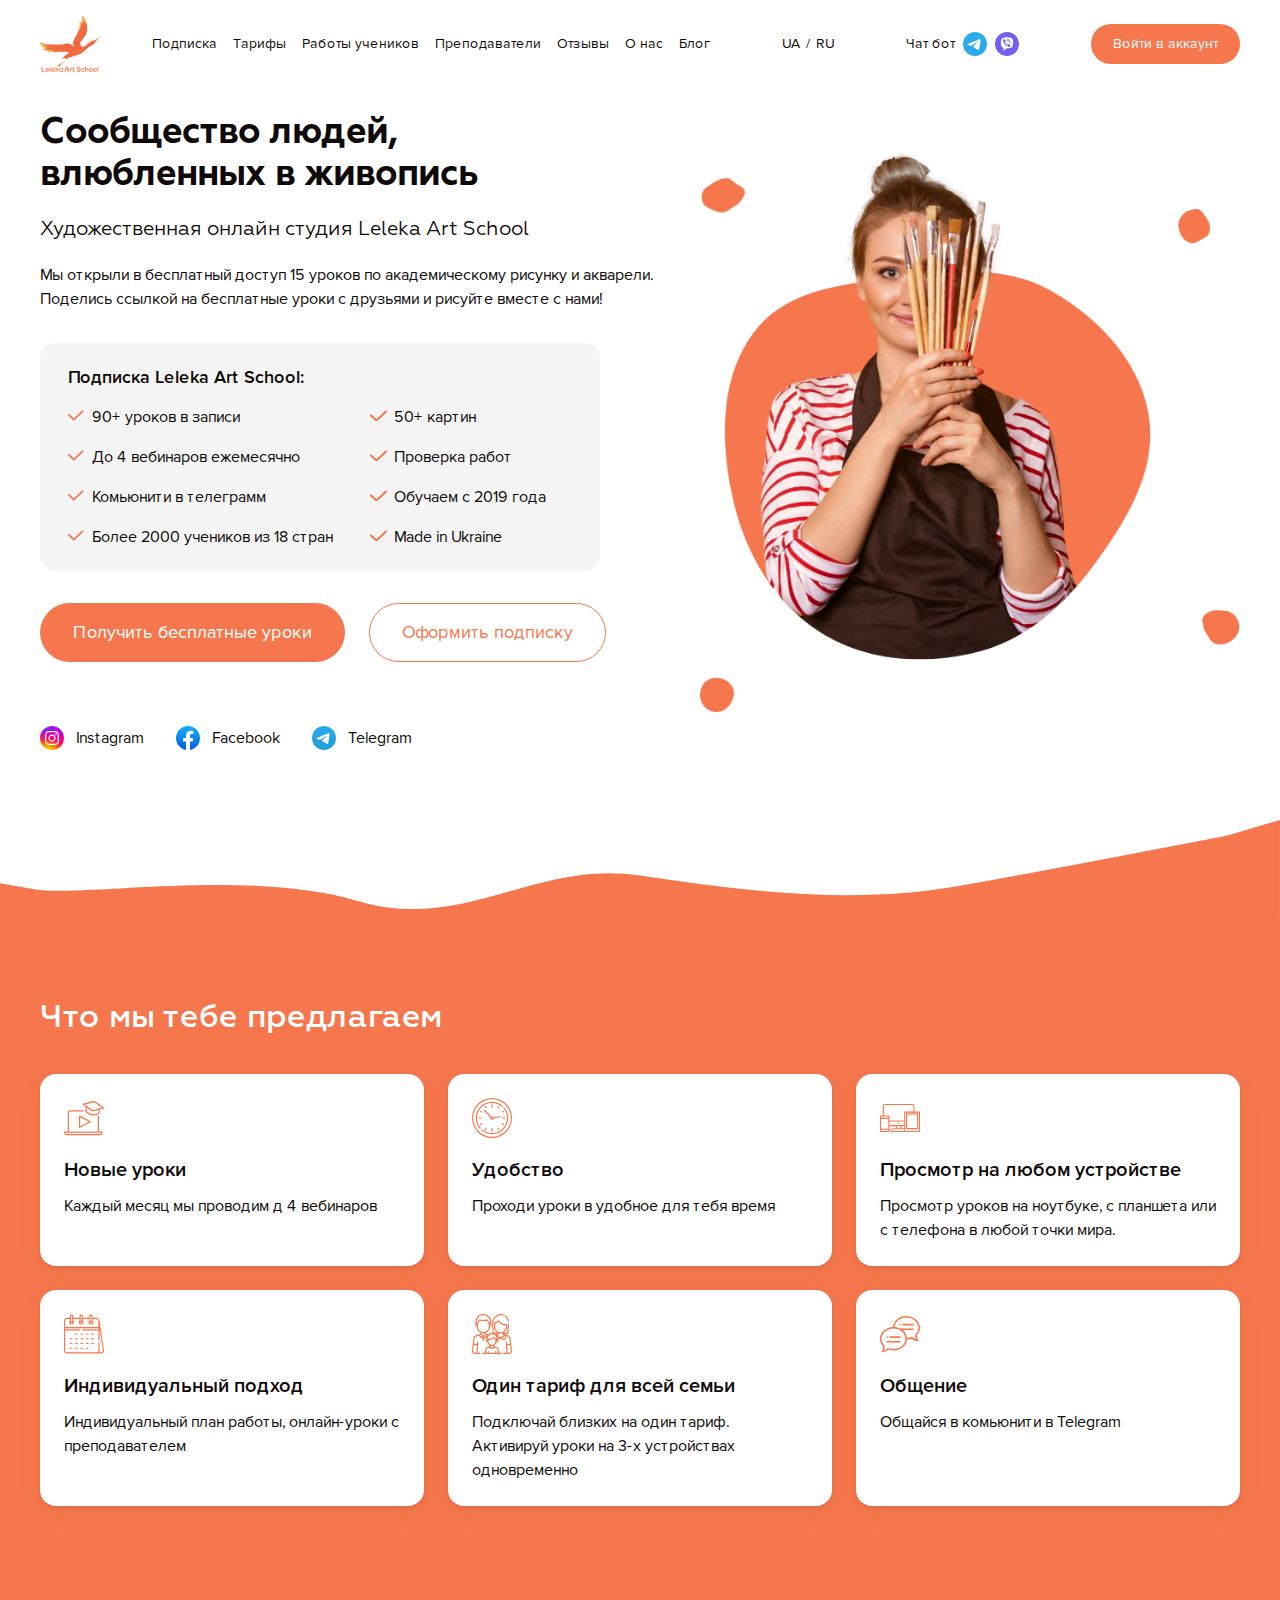
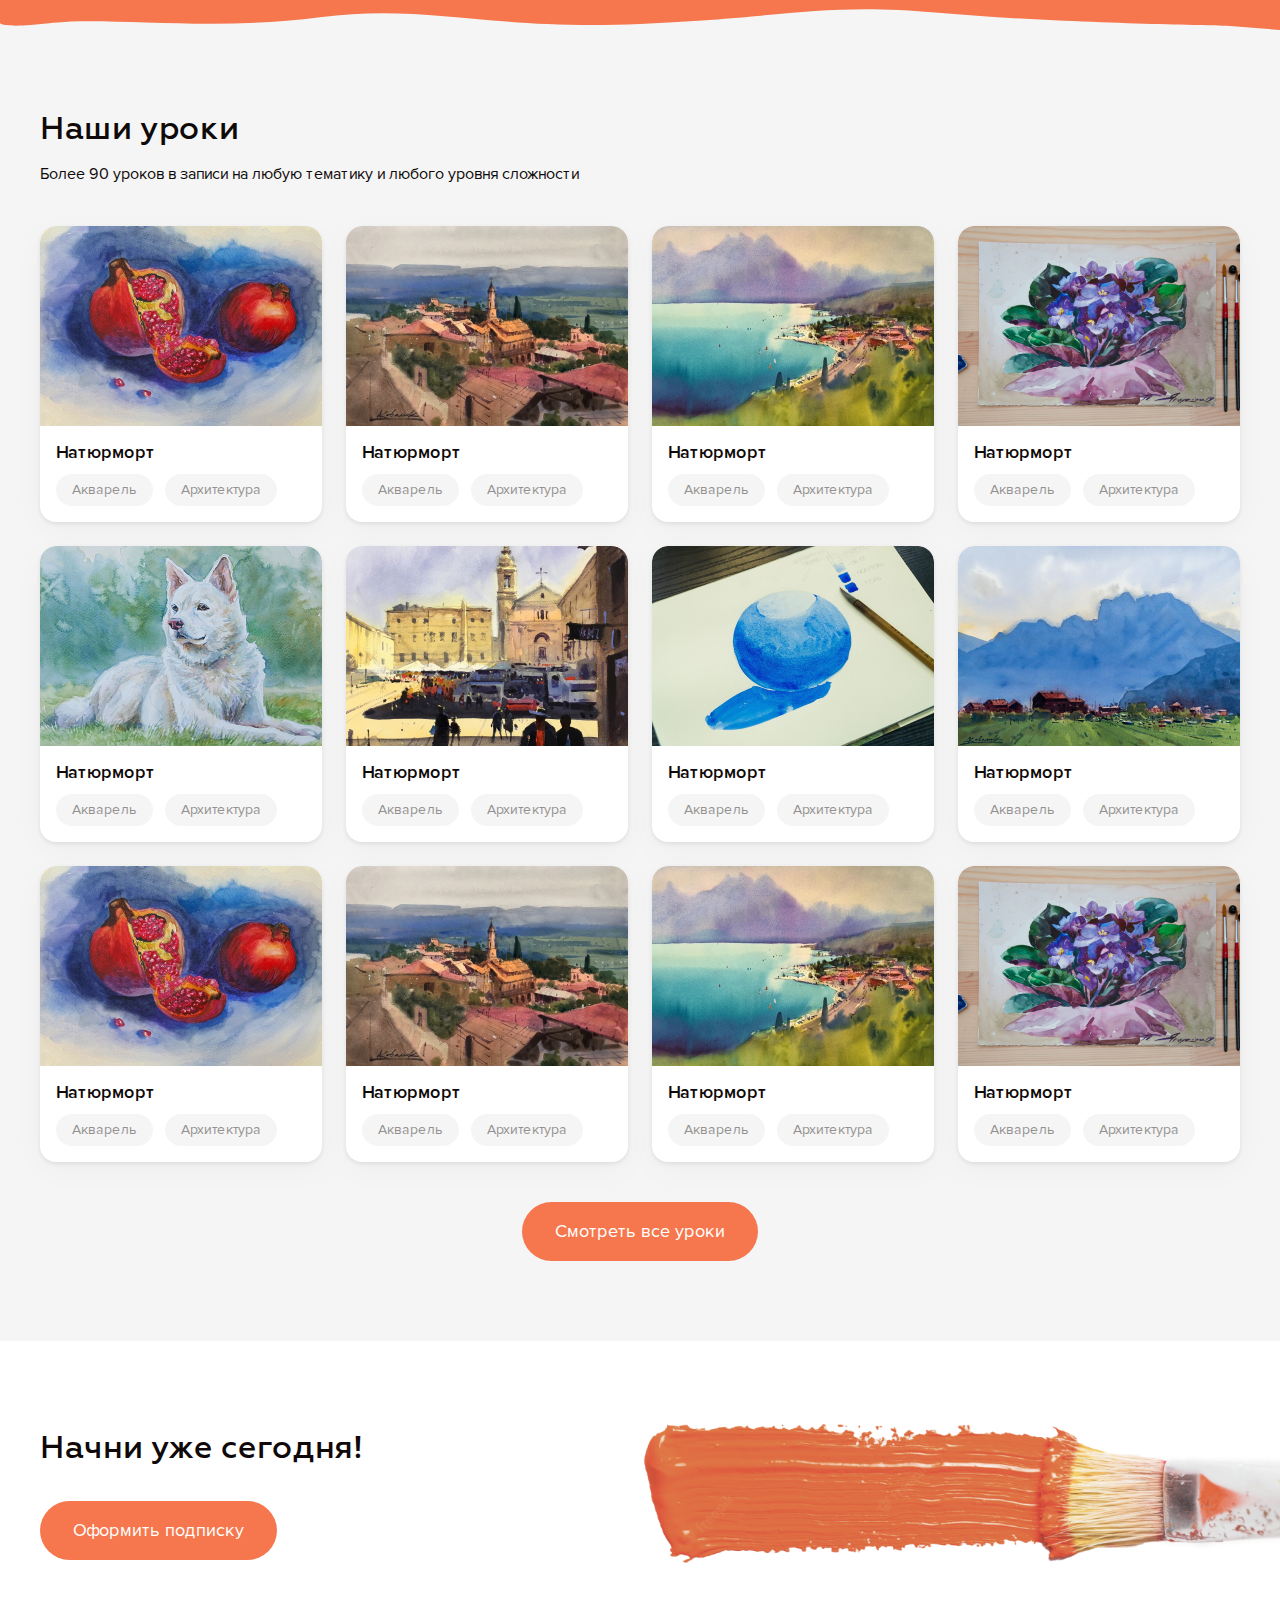
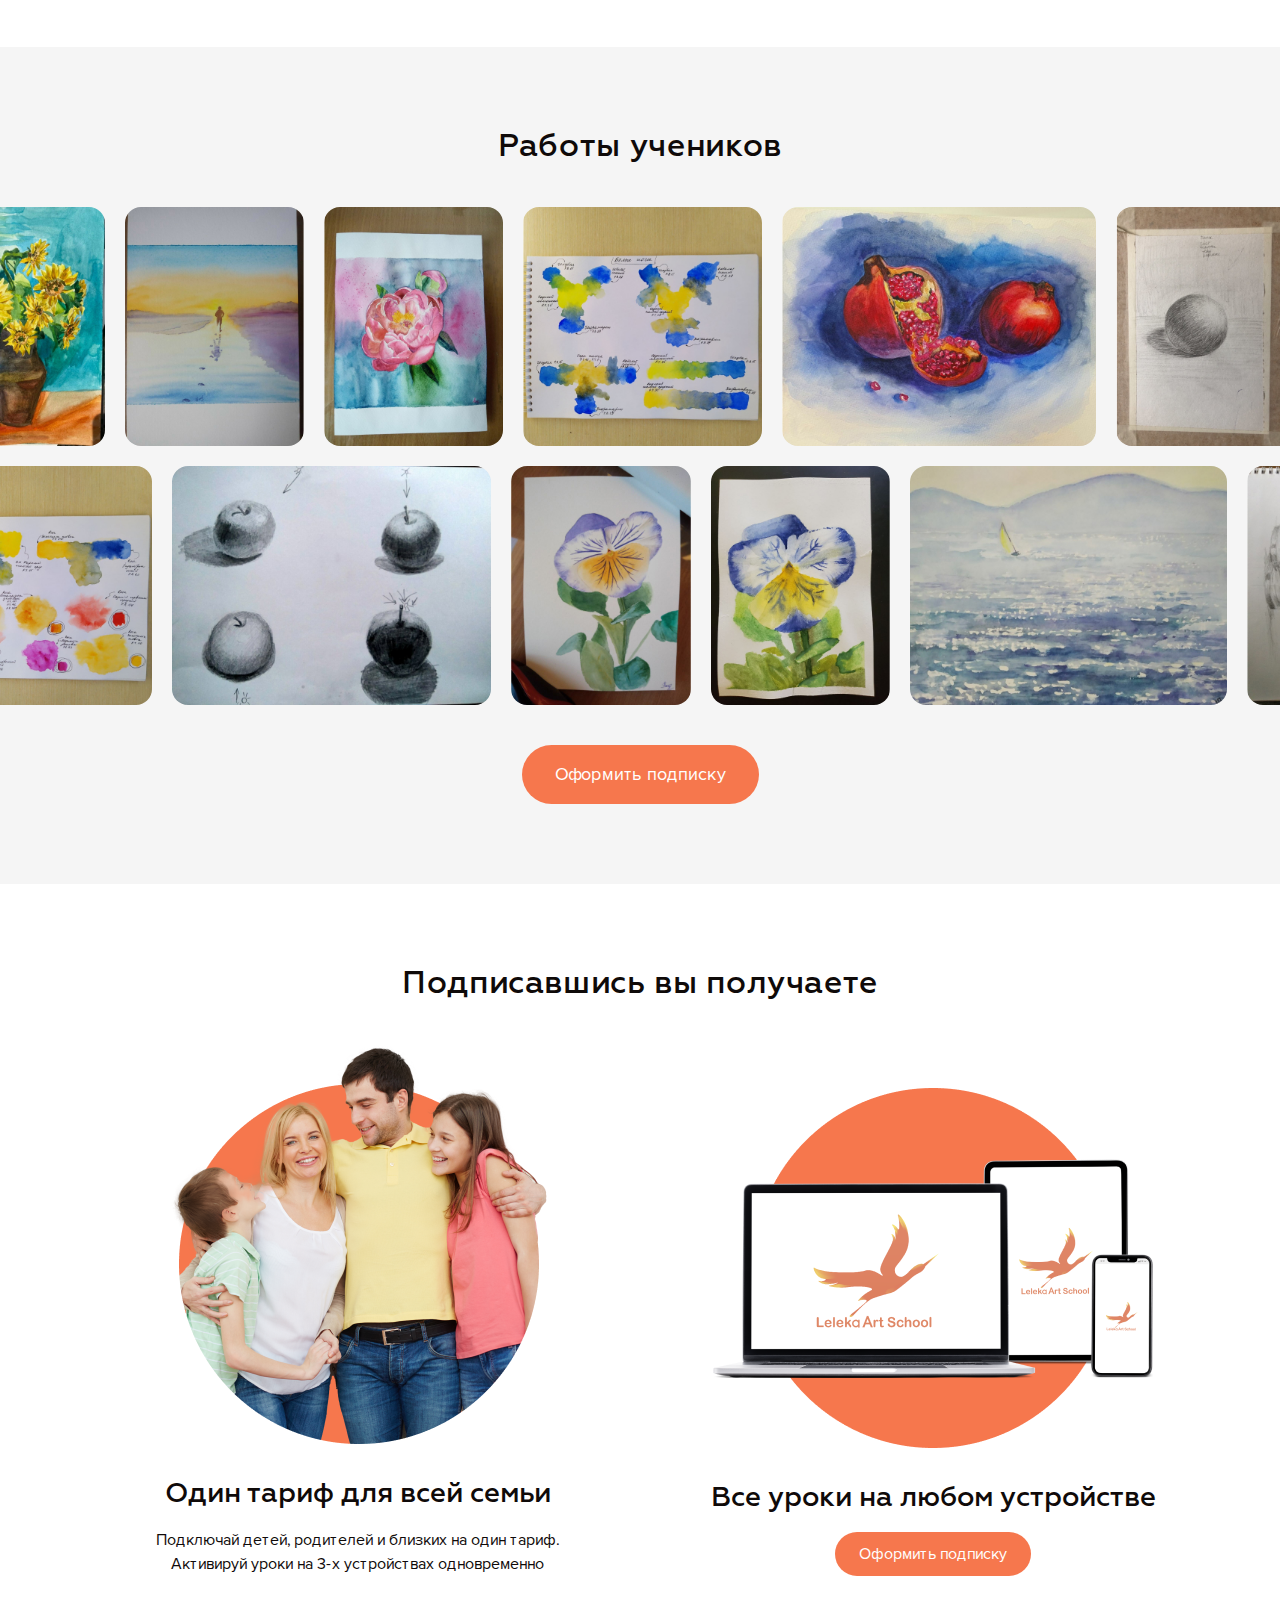
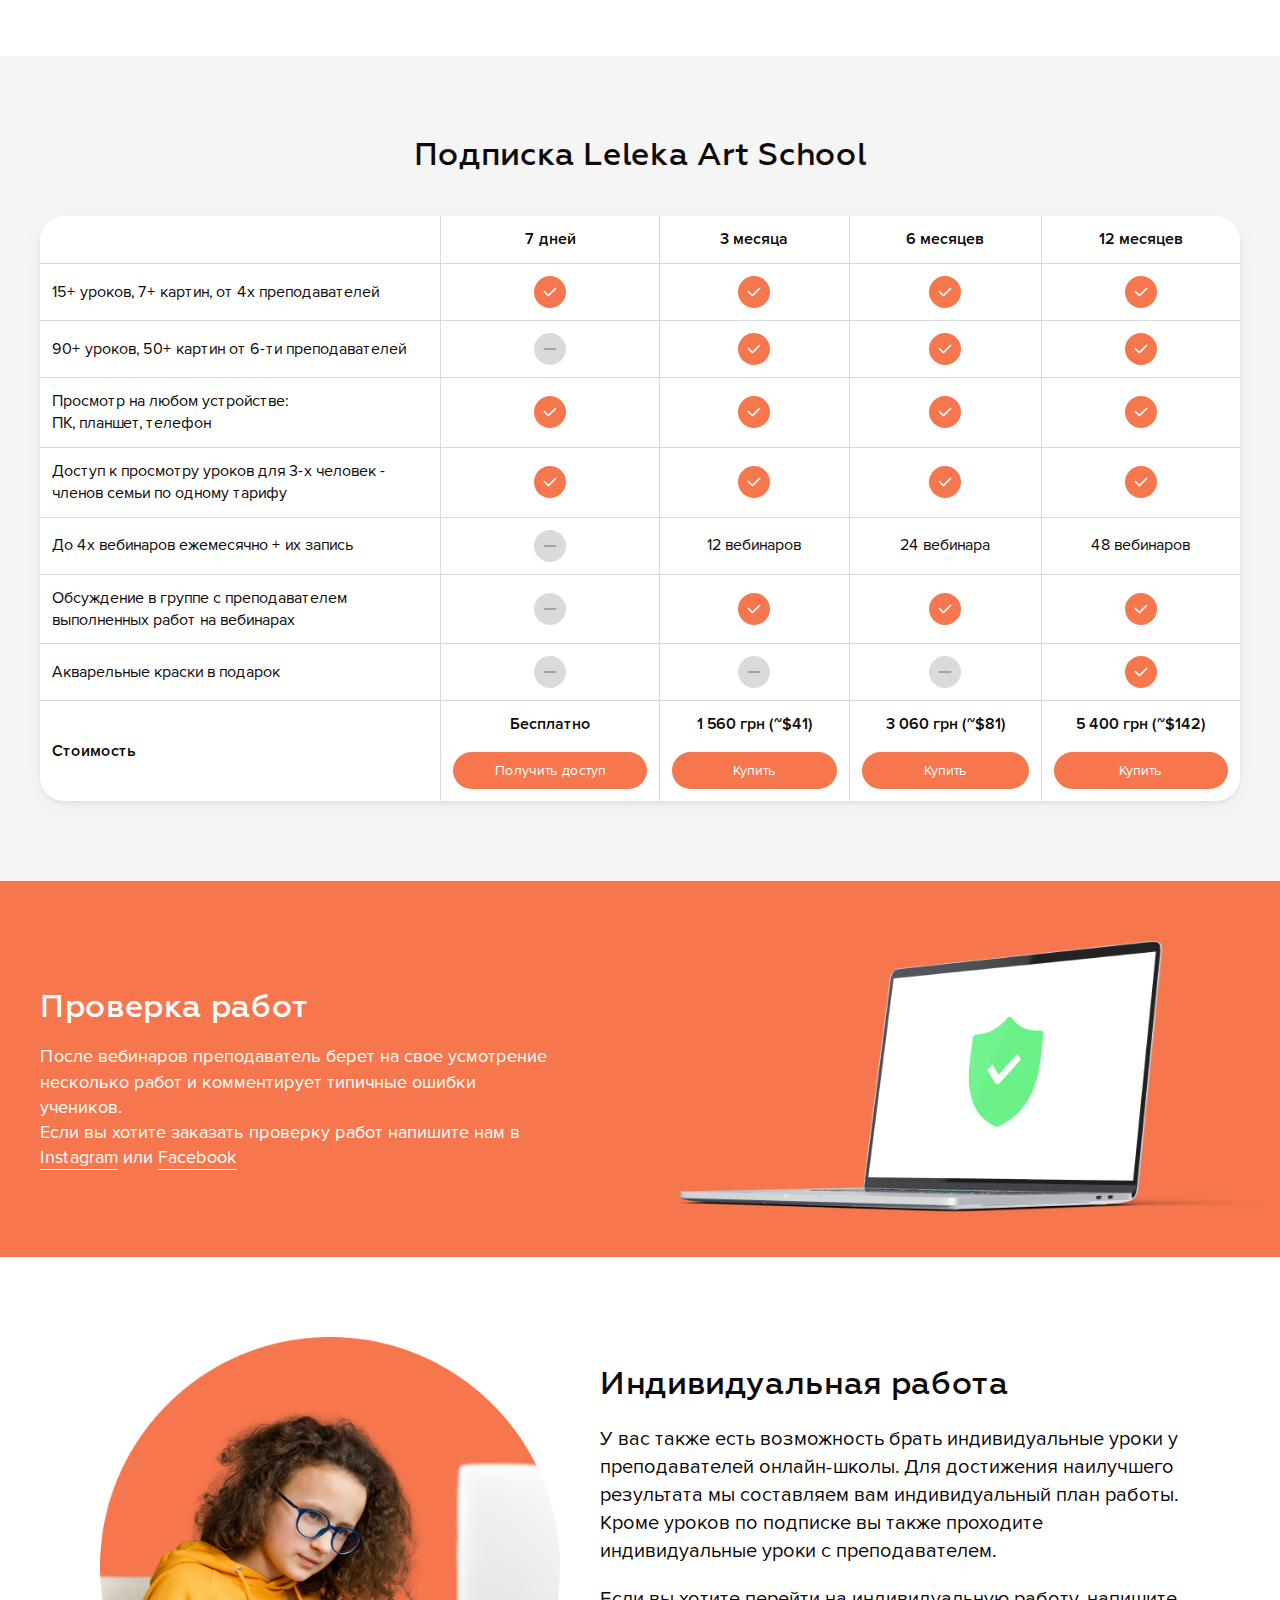
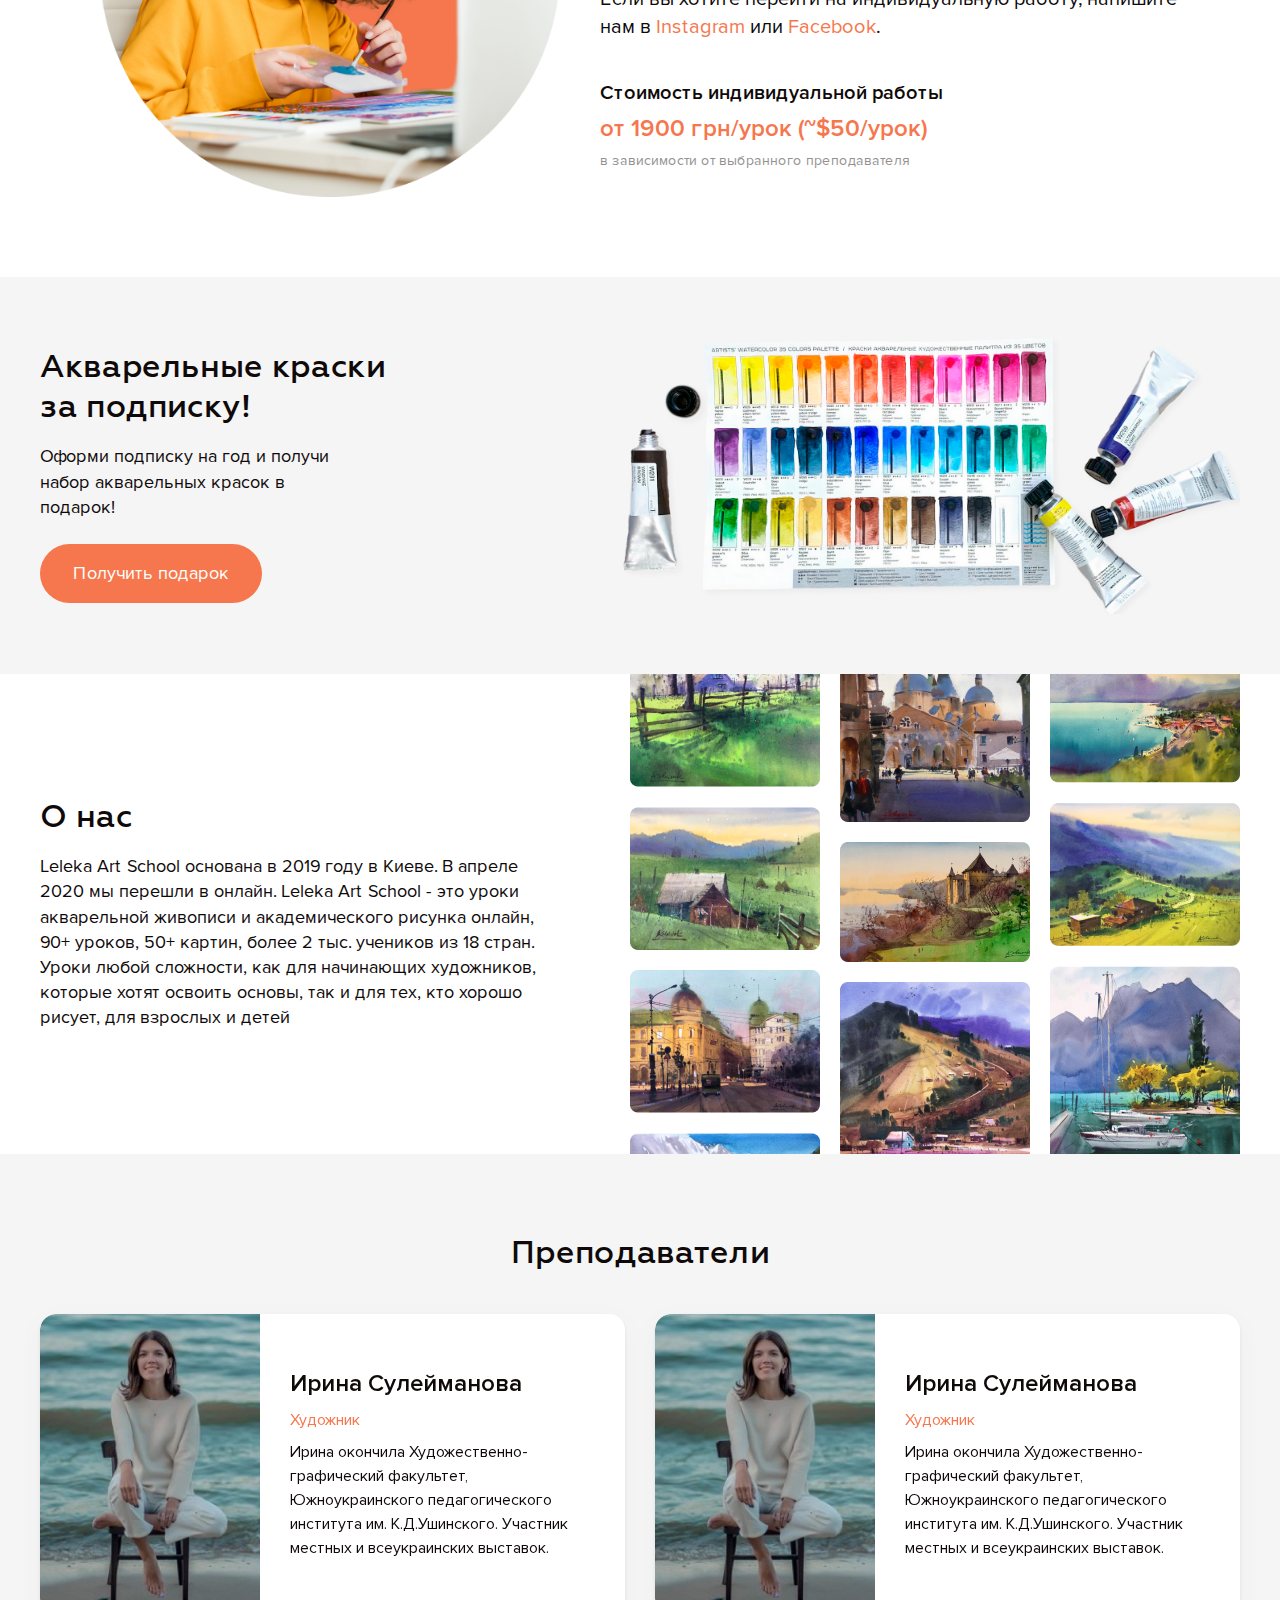
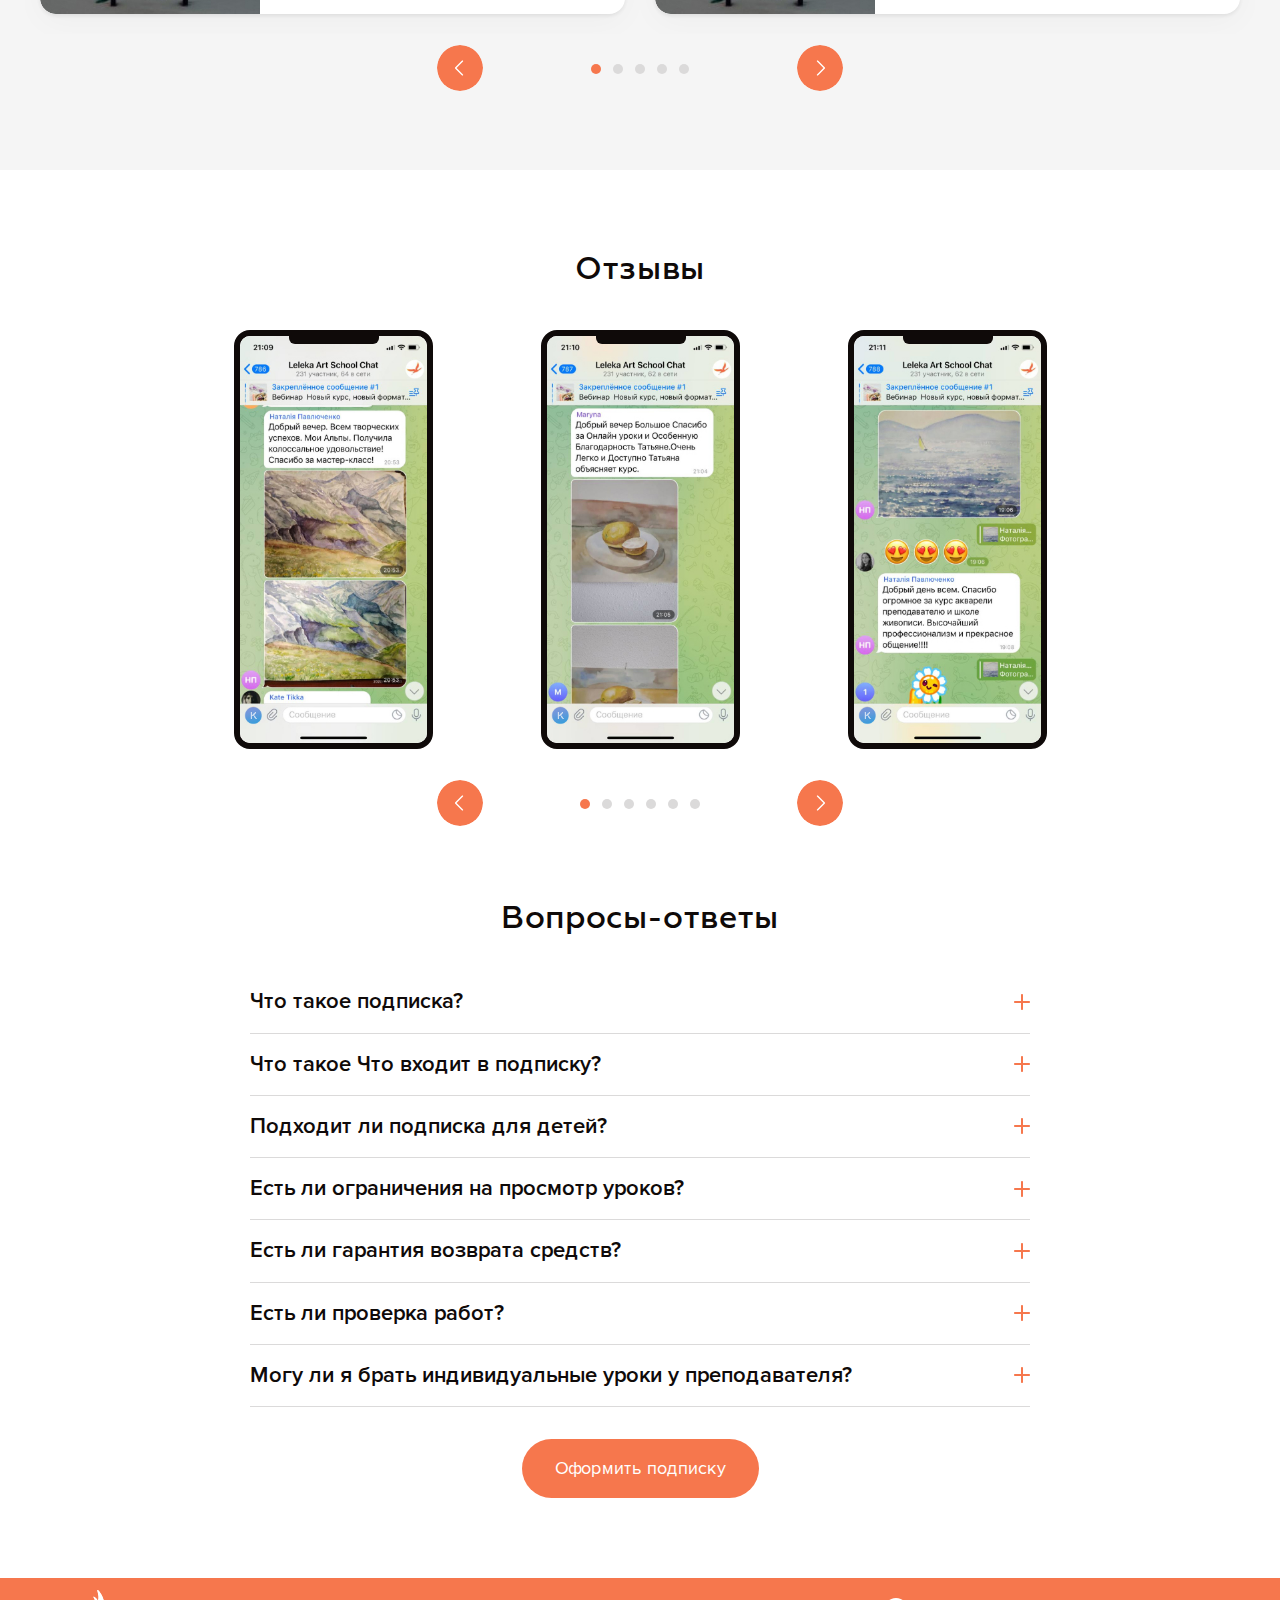
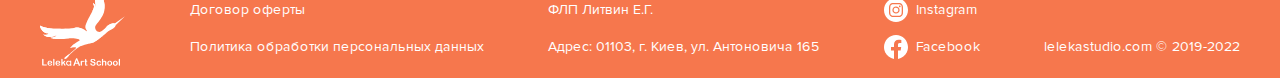
<file: index.html>
<!DOCTYPE html>
<html lang="ru" prefix="og: https://ogp.me/ns#">

<head>
    <meta charset="UTF-8">
    <meta name="viewport" content="width=device-width, initial-scale=1, maximum-scale=1">
    <meta name="format-detection" content="telephone=no">
    <meta http-equiv="X-UA-Compatible" content="IE=edge">
    <meta name="description" content="">
    <meta name="keywords" content="">

    <meta property="og:locale" content="ru_RU">
    <meta property="og:type" content="">
    <meta property="og:title" content="">
    <meta property="og:description" content="">
    <meta property="og:image" content="">
    <meta property="og:url" content="">
    <meta property="og:site_name" content="">

    <meta name="twitter:card" content="">
    <meta name="twitter:site" content="">
    <meta name="twitter:title" content="">
    <meta name="twitter:description" content="">
    <meta name="twitter:image" content="">

    <title>Leleka Art School - Сообщество людей,
        влюбленных в живопись</title>

    <link rel="apple-touch-icon" sizes="180x180" href="./favicon/apple-touch-icon.png">
    <link rel="icon" type="image/png" sizes="32x32" href="./favicon/favicon-32x32.png">
    <link rel="icon" type="image/png" sizes="16x16" href="./favicon/favicon-16x16.png">
    <link rel="manifest" href="./favicon/site.webmanifest">
    <link rel="mask-icon" href="./favicon/safari-pinned-tab.svg" color="#5bbad5">
    <meta name="msapplication-TileColor" content="#ffffff">
    <meta name="theme-color" content="#ffffff">
    <meta name="msapplication-config" content="./favicon/browserconfig.xml">

    <link rel="stylesheet" href="css/normalize.min.css">
    <link rel="stylesheet" href="css/slick.min.css">
    <link rel="stylesheet" href="css/style.min.css">
</head>

<body>

    <div class="header__wrapper">
        <header class="header">
            <div class="container">
                <div class="header__inner">
                    <div class="header__logo">
                        <a href="index.html" class="header__logo-link">
                            <img class="header__logo-img" src="images/header-logo.svg" alt="#">
                        </a>
                    </div>
                    <div class="header__mob-sidebar">
                        <a href="#" class="header__user">
                            <svg width="22" height="24" viewBox="0 0 22 24" fill="none"
                                xmlns="http://www.w3.org/2000/svg">
                                <path fill-rule="evenodd" clip-rule="evenodd"
                                    d="M15.5 6C15.5 8.48528 13.4853 10.5 11 10.5C8.51471 10.5 6.49999 8.48528 6.49999 6C6.49999 3.51472 8.51471 1.5 11 1.5C13.4853 1.5 15.5 3.51472 15.5 6ZM17 6C17 9.31371 14.3137 12 11 12C7.68628 12 4.99999 9.31371 4.99999 6C4.99999 2.68629 7.68628 0 11 0C14.3137 0 17 2.68629 17 6ZM20.2047 16.2303C19.9413 18.5632 19.1489 20.0156 17.8616 20.9437C16.5069 21.9204 14.3566 22.5 11 22.5C7.64339 22.5 5.4931 21.9204 4.13836 20.9437C2.85106 20.0156 2.05872 18.5632 1.7953 16.2303C1.7874 16.1604 1.80551 16.097 1.86889 16.0315C1.93947 15.9587 2.05643 15.9 2.19999 15.9H19.8C19.9436 15.9 20.0605 15.9587 20.1311 16.0315C20.1945 16.097 20.2126 16.1604 20.2047 16.2303ZM11 24C17.9672 24 21.1047 21.6283 21.6952 16.3986C21.8191 15.301 20.9046 14.4 19.8 14.4H2.19999C1.09542 14.4 0.180831 15.301 0.304768 16.3986C0.89529 21.6283 4.03275 24 11 24Z"
                                    fill="black" />
                            </svg>
                        </a>
                        <button class="burger"></button>
                    </div>
                    <div class="header__menu">
                        <nav class="header__nav">
                            <ul class="header__nav-menu">
                                <li class="header__nav-item">
                                    <a href="#subs" class="header__link scroll-link">Подписка</a>
                                </li>
                                <li class="header__nav-item">
                                    <a href="#tariffs" class="header__link scroll-link">Тарифы</a>
                                </li>
                                <li class="header__nav-item">
                                    <a href="#work" class="header__link scroll-link">Работы учеников</a>
                                </li>
                                <li class="header__nav-item">
                                    <a href="#teachers" class="header__link scroll-link">Преподаватели</a>
                                </li>
                                <li class="header__nav-item">
                                    <a href="#reviews" class="header__link scroll-link">Отзывы</a>
                                </li>
                                <li class="header__nav-item">
                                    <a href="#about" class="header__link scroll-link">О нас</a>
                                </li>
                                <li class="header__nav-item">
                                    <a href="#" class="header__link">Блог</a>
                                </li>
                            </ul>
                        </nav>
                        <ul class="header__lang">
                            <li class="header__lang-item">
                                <a href="#" class="header__lang-link">UA</a>
                            </li>
                            <li class="header__lang-item active">
                                <a href="#" class="header__lang-link">RU</a>
                            </li>
                        </ul>
                        <div class="header__bot-wrapper">
                            <span class="header__bot-text">Чат бот</span>
                            <ul class="header__bot">
                                <li class="header__bot-item">
                                    <a href="#" class="header__bot-link tg">
                                        <svg width="32" height="32" viewBox="0 0 32 32" fill="none"
                                            xmlns="http://www.w3.org/2000/svg">
                                            <path
                                                d="M16 0C11.7575 0 7.685 1.68675 4.6875 4.68625C1.6875 7.68575 0 11.7583 0 16C0 20.2417 1.6875 24.3142 4.6875 27.3137C7.685 30.3132 11.7575 32 16 32C20.2425 32 24.315 30.3132 27.3125 27.3137C30.3125 24.3142 32 20.2417 32 16C32 11.7583 30.3125 7.68575 27.3125 4.68625C24.315 1.68675 20.2425 0 16 0Z"
                                                fill="url(#paint0_linear_316_922)" />
                                            <path
                                                d="M7.24268 15.8309C11.9077 13.7989 15.0176 12.4592 16.5726 11.8119C21.0176 9.96369 21.9401 9.64269 22.5426 9.63194C22.6751 9.62969 22.9701 9.66244 23.1626 9.81819C23.3226 9.94944 23.3676 10.1269 23.3901 10.2514C23.4101 10.3759 23.4377 10.6597 23.4152 10.8812C23.1752 13.4112 22.1327 19.5507 21.6027 22.3844C21.3802 23.5835 20.9376 23.9855 20.5101 24.0247C19.5801 24.1102 18.8751 23.4107 17.9751 22.8209C16.5676 21.8977 15.7727 21.3232 14.4052 20.4224C12.8252 19.3814 13.8501 18.8092 14.7501 17.8742C14.9851 17.6294 19.0801 13.9057 19.1576 13.5679C19.1676 13.5257 19.1777 13.3682 19.0827 13.2852C18.9902 13.2019 18.8526 13.2304 18.7526 13.2529C18.6101 13.2849 16.3626 14.7719 12.0026 17.7137C11.3651 18.1522 10.7876 18.3659 10.2676 18.3547C9.69759 18.3424 8.59766 18.0317 7.78016 17.7662C6.78016 17.4404 5.98262 17.2682 6.05262 16.7149C6.08762 16.4269 6.48518 16.1322 7.24268 15.8309Z"
                                                fill="white" />
                                            <defs>
                                                <linearGradient id="paint0_linear_316_922" x1="16" y1="0" x2="16"
                                                    y2="32" gradientUnits="userSpaceOnUse">
                                                    <stop offset="1" stop-color="#2AABEE" />
                                                    <stop offset="1" stop-color="#229ED9" />
                                                </linearGradient>
                                            </defs>
                                        </svg>
                                    </a>
                                </li>
                                <li class="header__bot-item">
                                    <a href="#" class="header__bot-link vb">
                                        <svg width="32" height="32" viewBox="0 0 32 32" fill="none"
                                            xmlns="http://www.w3.org/2000/svg">
                                            <path fill-rule="evenodd" clip-rule="evenodd"
                                                d="M4.6875 4.68625C7.685 1.68675 11.7575 0 16 0C20.2425 0 24.315 1.68675 27.3125 4.68625C30.3125 7.68575 32 11.7583 32 16C32 20.2417 30.3125 24.3142 27.3125 27.3137C24.315 30.3132 20.2425 32 16 32C11.7575 32 7.685 30.3132 4.6875 27.3137C1.6875 24.3142 0 20.2417 0 16C0 11.7583 1.6875 7.68575 4.6875 4.68625ZM16.2866 6.87303C20.1462 6.88985 21.996 8.05098 22.4245 8.43996C23.8485 9.65796 24.5739 12.5726 24.0435 16.8425C23.5814 20.5712 21.0776 21.1544 20.1732 21.3651C20.0728 21.3884 19.9922 21.4072 19.9362 21.4252C19.6984 21.5029 17.4868 22.0512 14.7071 21.8698C14.7071 21.8698 12.6354 24.3667 11.9883 25.0159C11.8873 25.1165 11.7685 25.1575 11.6893 25.1382C11.5791 25.111 11.5485 24.9792 11.5485 24.7866C11.5503 24.511 11.5662 21.3763 11.5662 21.3763C7.65375 20.2904 7.7446 16.3078 7.79617 14.0471C7.79794 13.9693 7.79967 13.8937 7.80118 13.8202C7.84679 11.6099 8.26278 9.79863 9.49759 8.58062C11.7162 6.57304 16.2866 6.87303 16.2866 6.87303ZM16.7204 11.7882C16.5781 11.7808 16.4567 11.89 16.4493 12.0322C16.4419 12.1744 16.5512 12.2957 16.6935 12.3031C17.139 12.3263 17.4419 12.4562 17.6405 12.6613C17.8402 12.8676 17.9682 13.1851 17.9914 13.6513C17.9985 13.7935 18.1196 13.9031 18.2619 13.896C18.4042 13.889 18.5139 13.768 18.5068 13.6258C18.4798 13.0811 18.3257 12.6275 18.0114 12.3029C17.6959 11.977 17.2529 11.816 16.7204 11.7882ZM16.058 10.6434C16.0684 10.5014 16.1921 10.3947 16.3342 10.4051C17.4179 10.4843 18.2901 10.8542 18.9254 11.547L18.9255 11.5471C19.5539 12.2332 19.8526 13.0866 19.8309 14.0875C19.8278 14.2299 19.7098 14.3428 19.5673 14.3397C19.4248 14.3366 19.3118 14.2187 19.3149 14.0764C19.3341 13.1936 19.0742 12.4732 18.5448 11.8952C18.0169 11.3197 17.2791 10.9911 16.2966 10.9193C16.1544 10.9089 16.0476 10.7854 16.058 10.6434ZM15.8624 9.06715C15.7199 9.06616 15.6036 9.18077 15.6026 9.32314C15.6016 9.46551 15.7163 9.58172 15.8588 9.58272C17.2325 9.59227 18.3676 10.0443 19.2818 10.9346C20.1875 11.8166 20.6583 13.0323 20.6704 14.6136C20.6715 14.756 20.7879 14.8705 20.9304 14.8694C21.0729 14.8683 21.1875 14.752 21.1865 14.6097C21.1736 12.9221 20.6668 11.5634 19.642 10.5654C18.6257 9.57561 17.3599 9.07757 15.8624 9.06715ZM16.7582 17.0914C16.7582 17.0914 17.1209 17.1219 17.3162 16.8816L17.697 16.403C17.8807 16.1657 18.3239 16.0143 18.758 16.2559C19.0832 16.4412 19.399 16.6427 19.7041 16.8596C19.9357 17.0297 20.3625 17.381 20.5218 17.5121C20.5606 17.544 20.5835 17.5629 20.5839 17.5629C20.8649 17.7999 20.9297 18.1479 20.7384 18.5149C20.7384 18.5159 20.7381 18.5173 20.7377 18.5187C20.7374 18.5197 20.7372 18.5207 20.737 18.5215C20.7369 18.5219 20.7369 18.5222 20.7369 18.5225C20.5262 18.8874 20.2587 19.2165 19.9444 19.4974C19.9425 19.4984 19.9416 19.4993 19.9407 19.5003C19.9398 19.5012 19.939 19.502 19.9374 19.5029C19.6643 19.7308 19.3961 19.8604 19.1326 19.8916C19.0938 19.8984 19.0544 19.9008 19.0151 19.8989C18.8989 19.9 18.7833 19.8823 18.6729 19.8463L18.6643 19.8338C18.2584 19.7194 17.5807 19.4332 16.4521 18.8112C15.799 18.4555 15.1773 18.0452 14.5935 17.5846C14.3009 17.3539 14.0218 17.1066 13.7575 16.844L13.7294 16.8158L13.7012 16.7877L13.673 16.7596C13.6668 16.7535 13.6606 16.7473 13.6544 16.741L13.6543 16.7409L13.6449 16.7314C13.382 16.4675 13.1344 16.1886 12.9035 15.8963C12.4426 15.3131 12.0319 14.6921 11.6757 14.0398C11.0531 12.912 10.7666 12.2355 10.6521 11.8294L10.6396 11.8209C10.6037 11.7105 10.586 11.595 10.5872 11.479C10.5851 11.4397 10.5875 11.4003 10.5943 11.3616C10.6271 11.0988 10.757 10.8306 10.9839 10.557C10.9848 10.5554 10.9857 10.5546 10.9866 10.5537C10.9871 10.5532 10.9876 10.5528 10.9881 10.5522C10.9885 10.5516 10.989 10.5509 10.9895 10.55C11.2705 10.236 11.6 9.96884 11.9653 9.75855C11.9662 9.75855 11.9675 9.75813 11.9688 9.75769L11.9688 9.75769C11.9703 9.75721 11.9718 9.75672 11.973 9.75672C12.3403 9.56559 12.6886 9.63042 12.9255 9.90962C12.9274 9.91145 13.4187 10.5007 13.6296 10.7885C13.8467 11.0936 14.0483 11.4094 14.2338 11.7346C14.4756 12.168 14.3241 12.6117 14.0866 12.7945L13.6075 13.175C13.3657 13.3701 13.3975 13.7324 13.3975 13.7324C13.3975 13.7324 14.1071 16.4152 16.7582 17.0914Z"
                                                fill="#7360F2" />
                                        </svg>
                                    </a>
                                </li>
                            </ul>
                        </div>
                        <div class="header__sign-in">
                            <a href="#" class="header__sign-in-link default-btn-little">
                                Войти в аккаунт
                            </a>
                        </div>
                    </div>
                </div>
            </div>
        </header>
    </div>

<main class="main">
    <section class="screen">
        <div class="container">
            <div class="screen__wrapper">
                <div class="screen__block">
                    <div class="screen__content">
                        <h1 class="screen__title">Сообщество людей, <br>
                            влюбленных в живопись</h1>
                        <h2 class="screen__subtitle">
                            Художественная онлайн студия Leleka Art School
                        </h2>
                        <p class="screen__desc">
                            Мы открыли в бесплатный доступ 15 уроков по академическому рисунку и акварели.
                            Поделись ссылкой на бесплатные уроки с друзьями и рисуйте вместе с нами!
                        </p>
                        <div class="screen__list-wrap">
                            <h2 class="screen__list-name">Подписка Leleka Art School: </h2>
                            <ul class="screen__list">
                                <li class="screen__item">90+ уроков в записи</li>
                                <li class="screen__item">50+ картин</li>
                                <li class="screen__item">До 4 вебинаров ежемесячно</li>
                                <li class="screen__item">Проверка работ</li>
                                <li class="screen__item">Комьюнити в телеграмм</li>
                                <li class="screen__item">Обучаем с 2019 года</li>
                                <li class="screen__item">Более 2000 учеников из 18 стран</li>
                                <li class="screen__item">Made in Ukraine</li>
                            </ul>
                        </div>
                        <div class="screen__buttons">
                            <a href="#" class="screen__link default-btn">Получить бесплатные уроки</a>
                            <a href="#" class="screen__link default-btn border">Оформить подписку</a>
                        </div>
                    </div>
                    <div class="screen__soc">
                        <a href="#" class="screen__soc-link inst">
                            <svg width="24" height="24" viewBox="0 0 24 24" fill="none"
                                xmlns="http://www.w3.org/2000/svg" xmlns:xlink="http://www.w3.org/1999/xlink">
                                <mask id="mask0_166_3463" style="mask-type:alpha" maskUnits="userSpaceOnUse" x="0" y="0"
                                    width="24" height="24">
                                    <path fill-rule="evenodd" clip-rule="evenodd"
                                        d="M24 12C24 18.6274 18.6274 24 12 24C5.37258 24 0 18.6274 0 12C0 5.37258 5.37258 0 12 0C18.6274 0 24 5.37258 24 12ZM12 5C10.0988 5 9.86077 5.00793 9.1141 5.042C8.36884 5.07607 7.8597 5.1946 7.4145 5.36773C6.94784 5.5432 6.52457 5.81853 6.17457 6.17507C5.81861 6.52466 5.5431 6.94763 5.36724 7.41453C5.19504 7.85973 5.07604 8.36933 5.04197 9.1146C5.00837 9.8608 4.99997 10.0983 4.99997 12C4.99997 13.9017 5.0079 14.1392 5.04197 14.8859C5.07604 15.6311 5.19457 16.1403 5.3677 16.5855C5.54317 17.0521 5.8185 17.4754 6.17504 17.8254C6.52464 18.1814 6.94761 18.4569 7.4145 18.6327C7.8597 18.8054 8.36884 18.9239 9.1141 18.958C9.86077 18.9921 10.0988 19 12 19C13.9012 19 14.1392 18.9921 14.8858 18.958C15.6311 18.9239 16.1402 18.8054 16.5854 18.6323C17.0521 18.4568 17.4754 18.1815 17.8254 17.8249C18.1813 17.4753 18.4568 17.0524 18.6327 16.5855C18.8054 16.1403 18.9239 15.6311 18.958 14.8859C18.992 14.1392 19 13.9012 19 12C19 10.0988 18.992 9.8608 18.958 9.11413C18.9239 8.36887 18.8054 7.85973 18.6322 7.41453C18.4565 6.94743 18.181 6.52428 17.8249 6.1746C17.4753 5.81864 17.0523 5.54313 16.5854 5.36727C16.1402 5.19507 15.6306 5.07607 14.8854 5.042C14.1392 5.0084 13.9016 5 12 5ZM12 6.2614C13.869 6.2614 14.0906 6.2684 14.8289 6.302C15.5112 6.33327 15.8817 6.44667 16.1286 6.54327C16.4552 6.66973 16.6886 6.82187 16.9336 7.0664C17.1786 7.3114 17.3302 7.54473 17.4567 7.8714C17.5528 8.11827 17.6667 8.4888 17.698 9.17107C17.7316 9.90933 17.7386 10.131 17.7386 12C17.7386 13.869 17.7316 14.0907 17.698 14.8289C17.6667 15.5112 17.5533 15.8817 17.4567 16.1286C17.3447 16.4327 17.1659 16.7077 16.9336 16.9336C16.7077 17.166 16.4327 17.3448 16.1286 17.4567C15.8817 17.5529 15.5112 17.6667 14.8289 17.698C14.0906 17.7316 13.8694 17.7386 12 17.7386C10.1305 17.7386 9.9093 17.7316 9.17104 17.698C8.48877 17.6667 8.11824 17.5533 7.87137 17.4567C7.56732 17.3447 7.29224 17.1659 7.06637 16.9336C6.83405 16.7077 6.6553 16.4326 6.54324 16.1286C6.4471 15.8817 6.33324 15.5112 6.30197 14.8289C6.26837 14.0907 6.26137 13.869 6.26137 12C6.26137 10.131 6.26837 9.90933 6.30197 9.17107C6.33324 8.4888 6.44664 8.11827 6.54324 7.8714C6.6697 7.54473 6.82184 7.3114 7.06637 7.0664C7.29221 6.83402 7.56729 6.65526 7.87137 6.54327C8.11824 6.44713 8.48877 6.33327 9.17104 6.302C9.9093 6.2684 10.131 6.2614 12 6.2614ZM11.1068 14.1579C11.3902 14.2752 11.6939 14.3356 12.0007 14.3356C12.6201 14.3356 13.2142 14.0896 13.6522 13.6515C14.0902 13.2135 14.3363 12.6194 14.3363 12C14.3363 11.3805 14.0902 10.7864 13.6522 10.3484C13.2142 9.91039 12.6201 9.66431 12.0007 9.66431C11.6939 9.66431 11.3902 9.72472 11.1068 9.8421C10.8235 9.95948 10.566 10.1315 10.3491 10.3484C10.1322 10.5653 9.96016 10.8228 9.84278 11.1062C9.7254 11.3895 9.66499 11.6933 9.66499 12C9.66499 12.3067 9.7254 12.6104 9.84278 12.8938C9.96016 13.1772 10.1322 13.4347 10.3491 13.6515C10.566 13.8684 10.8235 14.0405 11.1068 14.1579ZM9.45649 9.45581C10.1312 8.78105 11.0464 8.40198 12.0007 8.40198C12.9549 8.40198 13.8701 8.78105 14.5448 9.45581C15.2196 10.1306 15.5987 11.0457 15.5987 12C15.5987 12.9542 15.2196 13.8694 14.5448 14.5441C13.8701 15.2189 12.9549 15.598 12.0007 15.598C11.0464 15.598 10.1312 15.2189 9.45649 14.5441C8.78173 13.8694 8.40266 12.9542 8.40266 12C8.40266 11.0457 8.78173 10.1306 9.45649 9.45581ZM16.3963 8.93804C16.5558 8.77854 16.6454 8.56221 16.6454 8.33664C16.6454 8.11108 16.5558 7.89475 16.3963 7.73525C16.2368 7.57575 16.0205 7.48614 15.7949 7.48614C15.5693 7.48614 15.353 7.57575 15.1935 7.73525C15.034 7.89475 14.9444 8.11108 14.9444 8.33664C14.9444 8.56221 15.034 8.77854 15.1935 8.93804C15.353 9.09754 15.5693 9.18714 15.7949 9.18714C16.0205 9.18714 16.2368 9.09754 16.3963 8.93804Z"
                                        fill="#D9D9D9" />
                                </mask>
                                <g mask="url(#mask0_166_3463)">
                                    <rect width="24" height="24" fill="url(#pattern0)" />
                                </g>
                                <defs>
                                    <pattern id="pattern0" patternContentUnits="objectBoundingBox" width="1" height="1">
                                        <use xlink:href="#image0_166_3463" transform="scale(0.000439947)" />
                                    </pattern>
                                    <image id="image0_166_3463" width="2273" height="2275"
                                        xlink:href="[data-uri]" />
                                </defs>
                            </svg>
                            Instagram
                        </a>
                        <a href="#" class="screen__soc-link fb">
                            <svg width="24" height="24" viewBox="0 0 24 24" fill="none"
                                xmlns="http://www.w3.org/2000/svg">
                                <path fill-rule="evenodd" clip-rule="evenodd"
                                    d="M0 12.067C0 18.0335 4.33333 22.9944 10 24L10.0669 23.9462C10.0446 23.9419 10.0223 23.9374 10 23.933V15.419H7.00003V12.067H10V9.38547C10 6.36871 11.9334 4.69273 14.6667 4.69273C15.5334 4.69273 16.4667 4.82681 17.3334 4.96089V8.04469H15.8C14.3334 8.04469 14 8.78212 14 9.72067V12.067H17.2L16.6667 15.419H14V23.933C13.9777 23.9374 13.9554 23.9419 13.9331 23.9462L14 24C19.6667 22.9944 24 18.0335 24 12.067C24 5.43017 18.6 0 12 0C5.4 0 0 5.43017 0 12.067Z"
                                    fill="url(#paint0_linear_166_3470)" />
                                <defs>
                                    <linearGradient id="paint0_linear_166_3470" x1="12" y1="23.2988" x2="12" y2="0"
                                        gradientUnits="userSpaceOnUse">
                                        <stop offset="0" stop-color="#0062E0" />
                                        <stop offset="1" stop-color="#19AFFF" />
                                    </linearGradient>
                                </defs>
                            </svg>
                            Facebook
                        </a>
                        <a href="#" class="screen__soc-link tg">
                            <svg width="24" height="24" viewBox="0 0 24 24" fill="none"
                                xmlns="http://www.w3.org/2000/svg">
                                <path
                                    d="M12 0C8.81812 0 5.76375 1.26506 3.51562 3.51469C1.26562 5.76431 0 8.81869 0 12C0 15.1813 1.26562 18.2357 3.51562 20.4853C5.76375 22.7349 8.81812 24 12 24C15.1819 24 18.2362 22.7349 20.4844 20.4853C22.7344 18.2357 24 15.1813 24 12C24 8.81869 22.7344 5.76431 20.4844 3.51469C18.2362 1.26506 15.1819 0 12 0Z"
                                    fill="url(#paint0_linear_166_3460)" />
                                <path
                                    d="M5.43201 11.8732C8.93076 10.3492 11.2632 9.34439 12.4295 8.85896C15.7632 7.47277 16.4551 7.23202 16.907 7.22396C17.0063 7.22227 17.2276 7.24683 17.372 7.36364C17.492 7.46208 17.5257 7.59521 17.5426 7.68858C17.5576 7.78196 17.5783 7.99477 17.5614 8.16089C17.3814 10.0584 16.5995 14.663 16.202 16.7883C16.0351 17.6876 15.7032 17.9891 15.3826 18.0186C14.6851 18.0827 14.1563 17.5581 13.4813 17.1157C12.4257 16.4233 11.8295 15.9924 10.8039 15.3168C9.61887 14.5361 10.3876 14.1069 11.0626 13.4056C11.2388 13.2221 14.3101 10.4293 14.3682 10.176C14.3757 10.1443 14.3832 10.0261 14.312 9.96389C14.2426 9.90146 14.1394 9.92283 14.0644 9.93971C13.9576 9.96371 12.2719 11.079 9.00193 13.2853C8.5238 13.6141 8.09069 13.7745 7.70069 13.766C7.27319 13.7568 6.44824 13.5238 5.83512 13.3246C5.08512 13.0803 4.48697 12.9511 4.53947 12.5362C4.56572 12.3202 4.86389 12.0991 5.43201 11.8732Z"
                                    fill="white" />
                                <defs>
                                    <linearGradient id="paint0_linear_166_3460" x1="12" y1="0" x2="12" y2="24"
                                        gradientUnits="userSpaceOnUse">
                                        <stop offset="0" stop-color="#2AABEE" />
                                        <stop offset="1" stop-color="#229ED9" />
                                    </linearGradient>
                                </defs>
                            </svg>
                            Telegram
                        </a>
                    </div>
                </div>
                <div class="screen__block">
                    <img src="images/screen-image.png" alt="#" class="screen__image">
                </div>
            </div>
        </div>
    </section>

    <section class="services">
        <div class="services__shape top">
            <img src="images/services__shape-top.svg" alt="#">
        </div>
        <div class="services__wrap">
            <div class="container">
                <h2 class="services__title section-title">
                    Что мы тебе предлагаем
                </h2>
                <div class="services__block">
                    <div class="services__box">
                        <div class="services__icon">
                            <svg width="40" height="40" viewBox="0 0 40 40" fill="none"
                                xmlns="http://www.w3.org/2000/svg">
                                <path
                                    d="M39.7418 9.60544L30.6454 2.95164C30.4955 2.8413 30.3042 2.8035 30.1235 2.84853L19.1959 5.61941C18.8614 5.70463 18.6594 6.04476 18.7446 6.37908C18.7803 6.51925 18.8636 6.64272 18.9803 6.72831L21.8739 8.84002L21.2489 12.0075C20.9082 13.7756 23.7487 16.5746 27.5767 17.318C28.2481 17.4476 28.9303 17.5125 29.614 17.5117C30.6623 17.5183 31.7048 17.3558 32.7014 17.0307C34.2326 16.5215 35.2543 15.6718 35.4325 14.7628L36.0575 11.6046L39.5292 10.7268C39.8637 10.6416 40.0657 10.3014 39.9805 9.96712C39.9448 9.82695 39.8615 9.70348 39.7448 9.61789L39.7418 9.60544ZM34.2139 14.5223C34.142 14.8878 33.464 15.4594 32.3109 15.8437C30.8549 16.2993 29.3078 16.3831 27.8111 16.0874C24.2956 15.4032 22.3332 13.026 22.4989 12.2451L23.002 9.65546L28.0767 13.379C28.1836 13.4578 28.3127 13.5004 28.4455 13.5009C28.4984 13.5012 28.551 13.4939 28.6017 13.479L34.7139 11.9328L34.2139 14.5223ZM28.5892 12.1982L20.7927 6.50031L30.1454 4.13242L37.9325 9.82717L28.5892 12.1982Z"
                                    fill="#F6774D" />
                                <path
                                    d="M15.2805 17.6306C15.0892 17.7409 14.9704 17.944 14.968 18.1648V29.3105C14.9704 29.5313 15.0892 29.7343 15.2805 29.8448C15.3744 29.9028 15.4825 29.9342 15.593 29.9353C15.694 29.9362 15.7937 29.9127 15.8835 29.8666L26.5393 24.2905C26.8448 24.1299 26.9621 23.7521 26.8014 23.4468C26.7425 23.3349 26.6511 23.2436 26.5393 23.1848L15.8929 17.6087C15.699 17.5086 15.4669 17.5169 15.2805 17.6306V17.6306ZM16.218 19.1925L24.9019 23.7376L16.2274 28.2796L16.218 19.1925Z"
                                    fill="#F6774D" />
                                <path
                                    d="M38.1232 33.4215H34.9139C34.9695 33.2467 34.9979 33.0644 34.9983 32.8811V18.4271C34.9983 18.082 34.7185 17.8023 34.3733 17.8023C34.0281 17.8023 33.7483 18.082 33.7483 18.4271V32.881C33.7432 33.1846 33.4928 33.4265 33.1891 33.4214C33.189 33.4214 33.189 33.4214 33.1889 33.4214H5.55908C5.25538 33.4266 5.00494 33.1847 4.99971 32.8811C4.99971 32.8811 4.99971 32.8811 4.99971 32.881V13.9693C5.00486 13.6657 5.25523 13.4238 5.55893 13.4289H5.55908H19.374C19.7192 13.4289 19.999 13.1492 19.999 12.8041C19.999 12.4591 19.7192 12.1793 19.374 12.1793H5.55908C4.56572 12.1759 3.75665 12.9763 3.74979 13.9692V32.8809C3.75016 33.0643 3.77857 33.2466 3.83414 33.4213H0.625002C0.279834 33.4213 0 33.7011 0 34.0461V34.2023C0 35.608 1.10621 37.1699 2.59048 37.1699H36.1576C37.6419 37.1699 38.7481 35.608 38.7481 34.2023V34.0461C38.7481 33.7012 38.4683 33.4215 38.1232 33.4215V33.4215ZM36.1576 35.9205H2.59048C2.0499 35.9205 1.49993 35.3457 1.31556 34.671H37.4325C37.2482 35.3457 36.6982 35.9205 36.1576 35.9205Z"
                                    fill="#F6774D" />
                            </svg>
                        </div>
                        <h3 class="services__name">Новые уроки</h3>
                        <p class="services__desc">Каждый месяц мы проводим д 4 вебинаров</p>
                    </div>
                    <div class="services__box">
                        <div class="services__icon">
                            <svg width="40" height="40" viewBox="0 0 40 40" fill="none"
                                xmlns="http://www.w3.org/2000/svg">
                                <path
                                    d="M34.1422 5.85781C30.3646 2.08039 25.3422 0 20 0C14.6578 0 9.63539 2.08039 5.85781 5.85781C2.08039 9.63539 0 14.6578 0 20C0 25.3422 2.08039 30.3646 5.85781 34.1422C9.63539 37.9196 14.6578 40 20 40C25.3422 40 30.3646 37.9196 34.1422 34.1422C37.9196 30.3646 40 25.3422 40 20C40 14.6578 37.9196 9.63539 34.1422 5.85781ZM33.3135 33.3135C29.7573 36.8697 25.0292 38.8281 20 38.8281C14.9708 38.8281 10.2427 36.8697 6.68648 33.3135C3.13031 29.7573 1.17188 25.0292 1.17188 20C1.17188 14.9708 3.13031 10.2427 6.68648 6.68648C10.2427 3.13031 14.9708 1.17188 20 1.17188C25.0292 1.17188 29.7573 3.13031 33.3135 6.68648C36.8697 10.2427 38.8281 14.9708 38.8281 20C38.8281 25.0292 36.8697 29.7573 33.3135 33.3135Z"
                                    fill="#F6774D" />
                                <path
                                    d="M20 6.26257C19.6764 6.26257 19.4141 6.52492 19.4141 6.84851V9.35351C19.4141 9.6771 19.6764 9.93945 20 9.93945C20.3236 9.93945 20.5859 9.67718 20.5859 9.35359V6.84851C20.5859 6.52492 20.3236 6.26257 20 6.26257Z"
                                    fill="#F6774D" />
                                <path
                                    d="M20 30.0604C19.6764 30.0604 19.4141 30.3228 19.4141 30.6464V33.1514C19.4141 33.475 19.6764 33.7373 20 33.7373C20.3236 33.7373 20.5859 33.475 20.5859 33.1514V30.6464C20.5859 30.3228 20.3236 30.0604 20 30.0604Z"
                                    fill="#F6774D" />
                                <path
                                    d="M33.1515 19.4141H30.6465C30.3229 19.4141 30.0605 19.6764 30.0605 20C30.0605 20.3236 30.3229 20.5859 30.6465 20.5859H33.1515C33.4751 20.5859 33.7374 20.3236 33.7374 20C33.7374 19.6764 33.4751 19.4141 33.1515 19.4141Z"
                                    fill="#F6774D" />
                                <path
                                    d="M9.35351 19.4141H6.84851C6.52492 19.4141 6.26257 19.6764 6.26257 20C6.26257 20.3236 6.52492 20.5859 6.84851 20.5859H9.35351C9.6771 20.5859 9.93945 20.3236 9.93945 20C9.93945 19.6764 9.6771 19.4141 9.35351 19.4141Z"
                                    fill="#F6774D" />
                                <path
                                    d="M9.98821 13.5431L8.90352 12.9169C8.62321 12.755 8.26493 12.8511 8.10313 13.1313C7.94134 13.4116 8.03735 13.7699 8.31759 13.9317L9.40227 14.558C9.49454 14.6113 9.59532 14.6366 9.6947 14.6366C9.8972 14.6366 10.0941 14.5314 10.2027 14.3435C10.3645 14.0633 10.2684 13.7049 9.98821 13.5431Z"
                                    fill="#F6774D" />
                                <path
                                    d="M31.6824 26.0683L30.5977 25.442C30.3175 25.2802 29.9591 25.3763 29.7973 25.6565C29.6355 25.9367 29.7316 26.2951 30.0118 26.4569L31.0965 27.0831C31.1888 27.1364 31.2895 27.1617 31.3889 27.1617C31.5914 27.1617 31.7884 27.0566 31.8969 26.8687C32.0587 26.5884 31.9627 26.2301 31.6824 26.0683Z"
                                    fill="#F6774D" />
                                <path
                                    d="M26.8687 8.10317C26.5885 7.94129 26.2301 8.03739 26.0683 8.31762L25.4421 9.40231C25.2803 9.68254 25.3763 10.0409 25.6565 10.2027C25.7488 10.256 25.8496 10.2813 25.9489 10.2813C26.1514 10.2813 26.3484 10.1761 26.4569 9.98825L27.0832 8.90356C27.245 8.62332 27.1489 8.26496 26.8687 8.10317Z"
                                    fill="#F6774D" />
                                <path
                                    d="M14.3435 29.7974C14.0632 29.6355 13.7048 29.7316 13.5431 30.0118L12.9169 31.0965C12.7551 31.3768 12.8511 31.7351 13.1313 31.8969C13.2236 31.9502 13.3244 31.9755 13.4237 31.9755C13.6262 31.9755 13.8232 31.8704 13.9317 31.6825L14.5579 30.5978C14.7197 30.3175 14.6237 29.9592 14.3435 29.7974Z"
                                    fill="#F6774D" />
                                <path
                                    d="M31.8969 13.1312C31.7351 12.8509 31.3767 12.7549 31.0965 12.9167L30.0119 13.543C29.7316 13.7048 29.6356 14.0631 29.7974 14.3434C29.9059 14.5313 30.1029 14.6364 30.3054 14.6364C30.4048 14.6364 30.5055 14.6111 30.5978 14.5578L31.6825 13.9316C31.9627 13.7698 32.0587 13.4114 31.8969 13.1312Z"
                                    fill="#F6774D" />
                                <path
                                    d="M10.2027 25.6565C10.0409 25.3762 9.68251 25.2802 9.40227 25.4421L8.31759 26.0683C8.03735 26.2301 7.94134 26.5885 8.10313 26.8687C8.21165 27.0567 8.4086 27.1617 8.6111 27.1617C8.71048 27.1617 8.81126 27.1364 8.90352 27.0831L9.98821 26.4569C10.2684 26.2952 10.3645 25.9368 10.2027 25.6565Z"
                                    fill="#F6774D" />
                                <path
                                    d="M14.5579 9.4022L13.9317 8.31752C13.7699 8.0372 13.4115 7.94119 13.1313 8.10306C12.8511 8.26486 12.7551 8.62322 12.9169 8.90345L13.5431 9.98814C13.6516 10.1761 13.8486 10.2812 14.0511 10.2812C14.1504 10.2812 14.2512 10.2559 14.3435 10.2026C14.6237 10.0408 14.7197 9.68244 14.5579 9.4022Z"
                                    fill="#F6774D" />
                                <path
                                    d="M27.0832 31.0965L26.4569 30.0118C26.2952 29.7316 25.9368 29.6355 25.6565 29.7974C25.3763 29.9592 25.2803 30.3175 25.4421 30.5978L26.0683 31.6825C26.1768 31.8704 26.3738 31.9755 26.5763 31.9755C26.6757 31.9755 26.7764 31.9502 26.8687 31.8969C27.1489 31.7351 27.245 31.3768 27.0832 31.0965Z"
                                    fill="#F6774D" />
                                <path
                                    d="M28.7205 18.6584C28.6714 18.3386 28.3728 18.1192 28.0523 18.1684L21.6325 19.1561C21.3262 18.5659 20.7096 18.1616 20.0001 18.1616C19.7066 18.1616 19.4291 18.2311 19.1827 18.354L12.8993 12.0707C12.6705 11.8418 12.2995 11.8418 12.0707 12.0707C11.8419 12.2995 11.8419 12.6705 12.0707 12.8993L18.3541 19.1826C18.2312 19.429 18.1617 19.7065 18.1617 20C18.1617 21.0138 18.9864 21.8385 20.0001 21.8385C20.9067 21.8385 21.6616 21.1787 21.8111 20.3143L28.2306 19.3267C28.5503 19.2774 28.7697 18.9782 28.7205 18.6584ZM20 20.6666C19.6324 20.6666 19.3335 20.3675 19.3335 20C19.3335 19.6325 19.6325 19.3335 20 19.3335C20.3675 19.3335 20.6666 19.6325 20.6666 20C20.6666 20.3675 20.3676 20.6666 20 20.6666Z"
                                    fill="#F6774D" />
                                <path
                                    d="M30.527 7.63615C27.4286 4.99272 23.4737 3.61967 19.3905 3.77108C15.2845 3.92287 11.4221 5.60764 8.51489 8.51482C5.60771 11.422 3.92294 15.2844 3.77114 19.3904C3.62013 23.4735 4.99279 27.4286 7.63622 30.5269C7.75208 30.6628 7.91661 30.7326 8.08224 30.7326C8.21677 30.7326 8.35193 30.6865 8.46224 30.5924C8.70841 30.3824 8.73771 30.0126 8.52771 29.7664C6.07544 26.892 4.802 23.2226 4.94216 19.4337C5.08302 15.6243 6.64614 12.0408 9.34349 9.34342C12.0408 6.646 15.6243 5.08295 19.4338 4.94209C23.2229 4.80201 26.8921 6.07537 29.7665 8.52764C30.0125 8.73764 30.3825 8.70834 30.5925 8.46217C30.8025 8.216 30.7732 7.84615 30.527 7.63615Z"
                                    fill="#F6774D" />
                                <path
                                    d="M32.3638 9.47301C32.1538 9.22684 31.784 9.19746 31.5378 9.40754C31.2916 9.61754 31.2623 9.98738 31.4723 10.2336C33.9246 13.1079 35.198 16.7775 35.0579 20.5662C34.917 24.3757 33.3539 27.9591 30.6566 30.6565C27.9592 33.3539 24.3757 34.917 20.5662 35.0579C16.7778 35.1981 13.108 33.9246 10.2336 31.4723C9.98749 31.2623 9.61757 31.2916 9.40757 31.5378C9.19757 31.7839 9.22686 32.1538 9.47304 32.3638C12.4173 34.8757 16.135 36.2401 20.0012 36.2401C20.2035 36.2401 20.4065 36.2364 20.6096 36.2289C24.7156 36.0771 28.578 34.3923 31.4852 31.4851C34.3924 28.5779 36.0772 24.7155 36.229 20.6095C36.3799 16.5265 35.0073 12.5714 32.3638 9.47301Z"
                                    fill="#F6774D" />
                            </svg>
                        </div>
                        <h3 class="services__name">Удобство</h3>
                        <p class="services__desc">Проходи уроки в удобное для тебя время</p>
                    </div>
                    <div class="services__box">
                        <div class="services__icon">
                            <svg width="40" height="40" viewBox="0 0 40 40" fill="none"
                                xmlns="http://www.w3.org/2000/svg">
                                <path
                                    d="M24.766 28.1624H8.95161C8.64834 28.1624 8.40259 27.9166 8.40259 27.6134C8.40259 27.3101 8.64834 27.0643 8.95161 27.0643H24.766C25.0693 27.0643 25.315 27.3101 25.315 27.6134C25.315 27.9166 25.0666 28.1624 24.766 28.1624Z"
                                    fill="#F6774D" />
                                <path
                                    d="M3.35688 18.6173C3.05361 18.6173 2.80786 18.3715 2.80786 18.0682V7.83033C2.80786 6.75582 3.68368 5.88 4.75819 5.88H32.4785C33.553 5.88 34.4288 6.75582 34.4288 7.83033V14.0787C34.4288 14.382 34.183 14.6277 33.8798 14.6277C33.5765 14.6277 33.3307 14.382 33.3307 14.0787V7.83033C33.3307 7.35974 32.949 6.97804 32.4785 6.97804H4.75819C4.2876 6.97804 3.9059 7.35974 3.9059 7.83033V18.0682C3.9059 18.3715 3.66015 18.6173 3.35688 18.6173Z"
                                    fill="#F6774D" />
                                <path
                                    d="M24.766 23.4852H8.95161C8.64834 23.4852 8.40259 23.2395 8.40259 22.9362C8.40259 22.633 8.64834 22.3872 8.95161 22.3872H24.766C25.0693 22.3872 25.315 22.633 25.315 22.9362C25.315 23.2395 25.0666 23.4852 24.766 23.4852Z"
                                    fill="#F6774D" />
                                <path
                                    d="M18.6169 25.9506C18.9909 25.9506 19.2941 25.6474 19.2941 25.2734C19.2941 24.8995 18.9909 24.5963 18.6169 24.5963C18.243 24.5963 17.9398 24.8995 17.9398 25.2734C17.9398 25.6474 18.243 25.9506 18.6169 25.9506Z"
                                    fill="#F6774D" />
                                <path
                                    d="M16.3686 31.1584C16.0653 31.1584 15.8196 30.9127 15.8196 30.6094V27.6134C15.8196 27.3101 16.0653 27.0643 16.3686 27.0643C16.6719 27.0643 16.9176 27.3101 16.9176 27.6134V30.6094C16.9176 30.9127 16.6719 31.1584 16.3686 31.1584Z"
                                    fill="#F6774D" />
                                <path
                                    d="M20.868 31.1584C20.5647 31.1584 20.319 30.9127 20.319 30.6094V27.6134C20.319 27.3101 20.5647 27.0643 20.868 27.0643C21.1713 27.0643 21.417 27.3101 21.417 27.6134V30.6094C21.417 30.9127 21.1713 31.1584 20.868 31.1584Z"
                                    fill="#F6774D" />
                                <path
                                    d="M25.2889 34.1231H10.7164C10.4131 34.1231 10.1674 33.8773 10.1674 33.574V33.2237C10.1674 31.5688 11.5138 30.2224 13.1687 30.2224H24.0706C24.3608 30.2224 24.6484 30.2642 24.9229 30.3453C25.2131 30.4316 25.3804 30.7374 25.2942 31.0276C25.2079 31.3178 24.902 31.4852 24.6118 31.3989C24.4366 31.3466 24.2562 31.3205 24.0706 31.3205H13.1687C12.1857 31.3205 11.3752 32.0682 11.2759 33.025H25.2889C25.5922 33.025 25.8379 33.2708 25.8379 33.574C25.8379 33.8773 25.5922 34.1231 25.2889 34.1231Z"
                                    fill="#F6774D" />
                                <path
                                    d="M8.53595 34.1232H0.964706C0.431373 34.1232 0 33.6892 0 33.1585V18.484C0 17.9507 0.433987 17.5193 0.964706 17.5193H8.53333C9.06667 17.5193 9.49804 17.9533 9.49804 18.484V33.1559C9.50065 33.6918 9.06667 34.1232 8.53595 34.1232ZM1.09804 33.0252H8.40261V18.6173H1.09804V33.0252Z"
                                    fill="#F6774D" />
                                <path
                                    d="M8.95163 20.8787H0.54902C0.245752 20.8787 0 20.6329 0 20.3297C0 20.0264 0.245752 19.7806 0.54902 19.7806H8.95163C9.2549 19.7806 9.50065 20.0264 9.50065 20.3297C9.50065 20.6329 9.2549 20.8787 8.95163 20.8787Z"
                                    fill="#F6774D" />
                                <path
                                    d="M8.95163 31.8617H0.54902C0.245752 31.8617 0 31.616 0 31.3127C0 31.0094 0.245752 30.7637 0.54902 30.7637H8.95163C9.2549 30.7637 9.50065 31.0094 9.50065 31.3127C9.50065 31.616 9.2549 31.8617 8.95163 31.8617Z"
                                    fill="#F6774D" />
                                <path
                                    d="M38.9282 34.1231H25.2889C24.6981 34.1231 24.217 33.642 24.217 33.0512V14.6041C24.217 14.0133 24.6981 13.5322 25.2889 13.5322H38.9282C39.519 13.5322 40 14.0133 40 14.6041V33.0512C40 33.642 39.519 34.1231 38.9282 34.1231ZM25.3151 33.025H38.902V14.6277H25.3125V33.025H25.3151Z"
                                    fill="#F6774D" />
                                <path
                                    d="M37.6209 31.2186H26.5935C26.2902 31.2186 26.0444 30.9728 26.0444 30.6695V15.9088C26.0444 15.6055 26.2902 15.3597 26.5935 15.3597H37.6209C37.9242 15.3597 38.1699 15.6055 38.1699 15.9088V30.6695C38.1699 30.9728 37.9242 31.2186 37.6209 31.2186ZM27.1451 30.1205H37.0719V16.4578H27.1425V30.1205H27.1451Z"
                                    fill="#F6774D" />
                                <path
                                    d="M32.1072 32.6434C32.3945 32.6434 32.6274 32.4105 32.6274 32.1232C32.6274 31.8358 32.3945 31.6029 32.1072 31.6029C31.8198 31.6029 31.5869 31.8358 31.5869 32.1232C31.5869 32.4105 31.8198 32.6434 32.1072 32.6434Z"
                                    fill="#F6774D" />
                            </svg>
                        </div>
                        <h3 class="services__name">Просмотр на любом устройстве</h3>
                        <p class="services__desc">Просмотр уроков на ноутбуке, с планшета или с телефона в любой
                            точки мира.</p>
                    </div>
                    <div class="services__box">
                        <div class="services__icon">
                            <svg width="40" height="40" viewBox="0 0 40 40" fill="none"
                                xmlns="http://www.w3.org/2000/svg">
                                <path
                                    d="M39.9385 35.6192C39.786 34.538 35.9393 9.64811 35.5242 6.57489C35.3167 5.02567 33.99 3.84065 32.404 3.84065H28.6154V2.03026C28.6154 1.1865 27.9309 0.5 27.0897 0.5H26.7767C25.9354 0.5 25.251 1.1865 25.251 2.03026V3.84058H18.9134V2.03026C18.9134 1.1865 18.2289 0.5 17.3877 0.5H17.0747C16.2334 0.5 15.549 1.1865 15.549 2.03026V3.84058H9.21133V2.03026C9.21133 1.1865 8.52687 0.5 7.68563 0.5H7.37266C6.53133 0.5 5.84695 1.1865 5.84695 2.03026V3.84058H3.14937C1.41281 3.84058 0 5.25761 0 6.99928C0 7.89617 0 35.8961 0 36.3412C0 38.083 1.41281 39.5 3.14937 39.5C3.67047 39.5 36.2819 39.5 36.8927 39.5C38.2052 39.5 39.3926 38.6707 39.8459 37.4405C39.9076 37.2767 40.0964 36.6624 39.9385 35.6192ZM26.4247 2.03026C26.4247 1.83554 26.5826 1.6771 26.7768 1.6771H27.0898C27.2839 1.6771 27.4419 1.83554 27.4419 2.03026V7.26202C27.4419 7.45674 27.2839 7.61518 27.0898 7.61518H26.7768C26.5826 7.61518 26.4247 7.45674 26.4247 7.26202V2.03026ZM25.6048 8.24064C25.6318 8.27315 25.6605 8.30411 25.69 8.3342C25.6948 8.33913 25.6996 8.34415 25.7045 8.34901C25.7346 8.37894 25.766 8.40738 25.7985 8.43465C25.8045 8.43967 25.8104 8.44452 25.8164 8.44946C25.8494 8.47642 25.8834 8.50204 25.9186 8.5261C25.924 8.52978 25.9295 8.5333 25.935 8.53691C25.972 8.56143 26.0097 8.58494 26.0488 8.60626C26.0508 8.60735 26.0529 8.60829 26.0549 8.60947C26.0938 8.63047 26.1338 8.64974 26.1746 8.66738C26.179 8.66926 26.1832 8.67129 26.1876 8.67317C26.228 8.69018 26.2695 8.70522 26.3116 8.71878C26.3186 8.72105 26.3255 8.7234 26.3327 8.72552C26.3741 8.73821 26.4164 8.74903 26.4593 8.75827C26.4669 8.75992 26.4745 8.76141 26.4821 8.76289C26.5258 8.77151 26.57 8.77849 26.6149 8.78327C26.6209 8.78389 26.6268 8.78421 26.6327 8.78483C26.6802 8.7893 26.7281 8.79212 26.7767 8.79212H27.0897C27.1383 8.79212 27.1862 8.7893 27.2337 8.78483C27.2396 8.78429 27.2456 8.78397 27.2515 8.78327C27.2964 8.77849 27.3406 8.77151 27.3843 8.76289C27.392 8.76141 27.3995 8.75992 27.4071 8.75827C27.4501 8.7491 27.4923 8.73829 27.5338 8.72552C27.5408 8.72332 27.5478 8.72097 27.5548 8.71878C27.597 8.70522 27.6384 8.69018 27.6788 8.67317C27.6832 8.67129 27.6874 8.66926 27.6918 8.66738C27.7327 8.64974 27.7727 8.63047 27.8115 8.60947C27.8135 8.60837 27.8156 8.60743 27.8177 8.60626C27.8568 8.58494 27.8945 8.56143 27.9314 8.53691C27.9369 8.5333 27.9424 8.52978 27.9478 8.5261C27.983 8.50204 28.017 8.47634 28.05 8.44946C28.056 8.44452 28.062 8.43967 28.0679 8.43465C28.1004 8.4073 28.1317 8.37894 28.1619 8.34901C28.1668 8.34415 28.1716 8.33913 28.1764 8.3342C28.2058 8.30411 28.2345 8.27315 28.2615 8.24064C28.2625 8.26187 28.263 8.28311 28.263 8.30442C28.263 9.04005 27.6664 9.63847 26.9329 9.63847C26.1995 9.63847 25.6028 9.04005 25.6028 8.30442C25.6032 8.28311 25.6037 8.26187 25.6048 8.24064ZM16.7227 2.03026C16.7227 1.83554 16.8806 1.6771 17.0748 1.6771H17.3878C17.582 1.6771 17.7399 1.83554 17.7399 2.03026V7.26202C17.7399 7.45674 17.582 7.61518 17.3878 7.61518H17.0748C16.8806 7.61518 16.7227 7.45674 16.7227 7.26202V2.03026ZM15.9027 8.24064C15.9297 8.27315 15.9584 8.30411 15.9879 8.3342C15.9927 8.33913 15.9975 8.34415 16.0024 8.34901C16.0325 8.37894 16.0639 8.40738 16.0964 8.43465C16.1023 8.43967 16.1083 8.44452 16.1143 8.44946C16.1473 8.47642 16.1812 8.50204 16.2165 8.5261C16.2219 8.52978 16.2274 8.5333 16.2329 8.53691C16.2698 8.56143 16.3076 8.58494 16.3466 8.60626C16.3487 8.60735 16.3508 8.60829 16.3528 8.60947C16.3917 8.63047 16.4317 8.64974 16.4725 8.66738C16.4769 8.66926 16.4811 8.67129 16.4855 8.67317C16.5259 8.69018 16.5674 8.70522 16.6095 8.71878C16.6165 8.72105 16.6234 8.7234 16.6305 8.72552C16.672 8.73821 16.7143 8.74903 16.7572 8.75827C16.7648 8.75992 16.7723 8.76141 16.78 8.76289C16.8237 8.77151 16.8679 8.77849 16.9128 8.78327C16.9187 8.78389 16.9247 8.78421 16.9307 8.78483C16.9781 8.7893 17.0261 8.79212 17.0747 8.79212H17.3877C17.4362 8.79212 17.4841 8.7893 17.5316 8.78483C17.5376 8.78429 17.5436 8.78397 17.5495 8.78327C17.5945 8.77849 17.6387 8.77151 17.6823 8.76289C17.69 8.76141 17.6976 8.75992 17.7052 8.75827C17.7481 8.7491 17.7904 8.73829 17.8318 8.72552C17.8388 8.72332 17.8459 8.72097 17.8529 8.71878C17.895 8.70522 17.9365 8.69018 17.9769 8.67317C17.9813 8.67129 17.9855 8.66926 17.9898 8.66738C18.0307 8.64974 18.0707 8.63047 18.1095 8.60947C18.1116 8.60837 18.1137 8.60743 18.1157 8.60626C18.1548 8.58494 18.1925 8.56143 18.2295 8.53691C18.2349 8.5333 18.2405 8.52978 18.2459 8.5261C18.2811 8.50204 18.315 8.47634 18.348 8.44946C18.3541 8.44452 18.36 8.43967 18.3659 8.43465C18.3984 8.4073 18.4298 8.37894 18.4599 8.34901C18.4648 8.34415 18.4696 8.33913 18.4745 8.3342C18.5037 8.30411 18.5324 8.27315 18.5595 8.24064C18.5605 8.26187 18.561 8.28311 18.561 8.30442C18.561 9.04005 17.9644 9.63847 17.2309 9.63847C16.4973 9.63847 15.9007 9.04005 15.9007 8.30442C15.9012 8.28311 15.9016 8.26187 15.9027 8.24064ZM7.02063 2.03026C7.02063 1.83554 7.17859 1.6771 7.37273 1.6771H7.6857C7.87984 1.6771 8.03781 1.83554 8.03781 2.03026C8.03781 3.01366 8.03781 6.25339 8.03781 7.26202C8.03781 7.45674 7.87984 7.61518 7.6857 7.61518H7.37266C7.17852 7.61518 7.02055 7.45674 7.02055 7.26202C7.02063 6.78897 7.02063 2.53458 7.02063 2.03026ZM6.64461 8.60641C6.64664 8.60751 6.64875 8.60845 6.65078 8.60963C6.68969 8.63063 6.72969 8.6499 6.77047 8.66753C6.77484 8.66941 6.77906 8.67145 6.78344 8.67333C6.82391 8.69033 6.86539 8.70538 6.90742 8.71894C6.91445 8.72121 6.92141 8.72356 6.92844 8.72567C6.96992 8.73837 7.01219 8.74918 7.05508 8.75843C7.06266 8.76007 7.07023 8.76156 7.07789 8.76305C7.12156 8.77167 7.16578 8.77864 7.2107 8.78343C7.21664 8.78405 7.22258 8.78436 7.22859 8.78499C7.27602 8.78946 7.32398 8.79228 7.37258 8.79228H7.68555C7.73414 8.79228 7.78203 8.78946 7.82953 8.78499C7.83547 8.78444 7.84148 8.78413 7.84742 8.78343C7.89234 8.77864 7.93656 8.77167 7.98023 8.76305C7.98789 8.76156 7.99547 8.76007 8.00305 8.75843C8.04602 8.74926 8.08828 8.73845 8.12969 8.72567C8.13672 8.72348 8.14375 8.72113 8.15078 8.71894C8.19289 8.70538 8.23438 8.69033 8.27477 8.67333C8.27914 8.67145 8.28336 8.66941 8.28773 8.66753C8.32859 8.6499 8.36859 8.63063 8.40742 8.60963C8.40945 8.60853 8.41156 8.60759 8.41359 8.60641C8.45266 8.5851 8.49047 8.56159 8.52734 8.53707C8.53281 8.53346 8.53836 8.52993 8.54375 8.52625C8.57898 8.5022 8.61289 8.47649 8.64594 8.44962C8.65195 8.44468 8.65789 8.43982 8.66383 8.43481C8.69633 8.40746 8.72766 8.3791 8.75781 8.34916C8.76273 8.3443 8.7675 8.33929 8.77234 8.33435C8.80172 8.30418 8.83039 8.27323 8.85742 8.24071C8.85844 8.26195 8.85898 8.28318 8.85898 8.3045C8.85898 9.04013 8.26234 9.63855 7.52883 9.63855C6.76898 9.63855 6.16336 8.99836 6.20031 8.24064C6.32023 8.3845 6.47578 8.51403 6.64461 8.60641ZM1.17367 6.99928C1.17367 5.90665 2.06 5.01768 3.14945 5.01768H5.84711V6.44568C4.15773 7.98534 5.24742 10.8156 7.5293 10.8156C8.90984 10.8156 10.033 9.68909 10.033 8.30442C10.033 7.59261 9.73055 6.91865 9.21148 6.4456V5.01775H15.5491V6.44576C15.0301 6.91881 14.7276 7.59269 14.7276 8.3045C14.7276 9.68925 15.8508 10.8157 17.2313 10.8157C18.6119 10.8157 19.7351 9.68917 19.7351 8.3045C19.7351 7.59269 19.4326 6.91873 18.9135 6.44568V5.01775H25.2512V6.44576C24.7321 6.91881 24.4296 7.59269 24.4296 8.3045C24.4296 9.68925 25.5528 10.8157 26.9334 10.8157C28.314 10.8157 29.4371 9.68917 29.4371 8.3045C29.4371 7.59269 29.1346 6.91873 28.6155 6.44568V5.01775H32.4041C33.4936 5.01775 34.38 5.90673 34.38 6.99936V13.0131H1.17367V6.99928ZM38.7466 37.0283C38.4612 37.8027 37.7162 38.323 36.8927 38.323H34.8541C35.2909 37.7807 35.5534 37.0913 35.5534 36.3413V28.546C35.5534 28.2209 35.2906 27.9574 34.9666 27.9574C34.6425 27.9574 34.3798 28.2209 34.3798 28.546V36.3413C34.3798 37.434 33.4934 38.323 32.4039 38.323H3.14937C2.05992 38.323 1.17359 37.434 1.17359 36.3413V16.3876H15.8659C16.19 16.3876 16.4527 16.124 16.4527 15.799C16.4527 15.474 16.19 15.2105 15.8659 15.2105H1.17367V14.1902H34.3799V15.2105H18.5966C18.2725 15.2105 18.0098 15.474 18.0098 15.799C18.0098 16.124 18.2725 16.3876 18.5966 16.3876H34.3799V25.7993C34.3799 26.1244 34.6427 26.3879 34.9667 26.3879C35.2908 26.3879 35.5535 26.1244 35.5535 25.7993C35.5535 25.3385 35.5535 15.1782 35.5535 14.7162L38.7758 35.7799C38.7762 35.7828 38.7766 35.7857 38.7771 35.7887C38.9012 36.6004 38.7497 37.02 38.7466 37.0283Z"
                                    fill="#F6774D" />
                                <path
                                    d="M13.374 19.4052H11.442C11.118 19.4052 10.8552 19.6687 10.8552 19.9937C10.8552 20.3187 11.118 20.5823 11.442 20.5823H13.374C13.6981 20.5823 13.9608 20.3187 13.9608 19.9937C13.9609 19.6687 13.6981 19.4052 13.374 19.4052Z"
                                    fill="#F6774D" />
                                <path
                                    d="M18.745 19.4052H16.8128C16.4887 19.4052 16.226 19.6687 16.226 19.9937C16.226 20.3187 16.4887 20.5823 16.8128 20.5823H18.745C19.0691 20.5823 19.3318 20.3187 19.3318 19.9937C19.3319 19.6687 19.0692 19.4052 18.745 19.4052Z"
                                    fill="#F6774D" />
                                <path
                                    d="M24.1161 19.4052H22.1838C21.8598 19.4052 21.597 19.6687 21.597 19.9937C21.597 20.3187 21.8598 20.5823 22.1838 20.5823H24.1161C24.4402 20.5823 24.7029 20.3187 24.7029 19.9937C24.703 19.6687 24.4402 19.4052 24.1161 19.4052Z"
                                    fill="#F6774D" />
                                <path
                                    d="M29.4869 19.4052H27.5547C27.2306 19.4052 26.9679 19.6687 26.9679 19.9937C26.9679 20.3187 27.2306 20.5823 27.5547 20.5823H29.4869C29.811 20.5823 30.0737 20.3187 30.0737 19.9937C30.0738 19.6687 29.8111 19.4052 29.4869 19.4052Z"
                                    fill="#F6774D" />
                                <path
                                    d="M8.00313 24.1471H6.07094C5.74688 24.1471 5.48415 24.4106 5.48415 24.7356C5.48415 25.0607 5.74688 25.3242 6.07094 25.3242H8.00313C8.32727 25.3242 8.58993 25.0607 8.58993 24.7356C8.59001 24.4105 8.32735 24.1471 8.00313 24.1471Z"
                                    fill="#F6774D" />
                                <path
                                    d="M13.374 24.1471H11.442C11.118 24.1471 10.8552 24.4106 10.8552 24.7356C10.8552 25.0607 11.118 25.3242 11.442 25.3242H13.374C13.6981 25.3242 13.9608 25.0607 13.9608 24.7356C13.9609 24.4105 13.6981 24.1471 13.374 24.1471Z"
                                    fill="#F6774D" />
                                <path
                                    d="M18.745 24.1471H16.8128C16.4887 24.1471 16.226 24.4106 16.226 24.7356C16.226 25.0607 16.4887 25.3242 16.8128 25.3242H18.745C19.0691 25.3242 19.3318 25.0607 19.3318 24.7356C19.3319 24.4105 19.0692 24.1471 18.745 24.1471Z"
                                    fill="#F6774D" />
                                <path
                                    d="M24.1161 24.1471H22.1838C21.8598 24.1471 21.597 24.4106 21.597 24.7356C21.597 25.0607 21.8598 25.3242 22.1838 25.3242H24.1161C24.4402 25.3242 24.7029 25.0607 24.7029 24.7356C24.703 24.4105 24.4402 24.1471 24.1161 24.1471Z"
                                    fill="#F6774D" />
                                <path
                                    d="M29.4869 24.1471H27.5547C27.2306 24.1471 26.9679 24.4106 26.9679 24.7356C26.9679 25.0607 27.2306 25.3242 27.5547 25.3242H29.4869C29.811 25.3242 30.0737 25.0607 30.0737 24.7356C30.0738 24.4105 29.8111 24.1471 29.4869 24.1471Z"
                                    fill="#F6774D" />
                                <path
                                    d="M8.00313 28.8892H6.07094C5.74688 28.8892 5.48415 29.1527 5.48415 29.4777C5.48415 29.8027 5.74688 30.0663 6.07094 30.0663H8.00313C8.32727 30.0663 8.58993 29.8027 8.58993 29.4777C8.59001 29.1527 8.32735 28.8892 8.00313 28.8892Z"
                                    fill="#F6774D" />
                                <path
                                    d="M13.374 28.8892H11.442C11.118 28.8892 10.8552 29.1527 10.8552 29.4777C10.8552 29.8027 11.118 30.0663 11.442 30.0663H13.374C13.6981 30.0663 13.9608 29.8027 13.9608 29.4777C13.9609 29.1527 13.6981 28.8892 13.374 28.8892Z"
                                    fill="#F6774D" />
                                <path
                                    d="M18.745 28.8892H16.8128C16.4887 28.8892 16.226 29.1527 16.226 29.4777C16.226 29.8027 16.4887 30.0663 16.8128 30.0663H18.745C19.0691 30.0663 19.3318 29.8027 19.3318 29.4777C19.3319 29.1527 19.0692 28.8892 18.745 28.8892Z"
                                    fill="#F6774D" />
                                <path
                                    d="M24.1161 28.8892H22.1838C21.8598 28.8892 21.597 29.1527 21.597 29.4777C21.597 29.8027 21.8598 30.0663 22.1838 30.0663H24.1161C24.4402 30.0663 24.7029 29.8027 24.7029 29.4777C24.703 29.1527 24.4402 28.8892 24.1161 28.8892Z"
                                    fill="#F6774D" />
                                <path
                                    d="M29.4869 28.8892H27.5547C27.2306 28.8892 26.9679 29.1527 26.9679 29.4777C26.9679 29.8027 27.2306 30.0663 27.5547 30.0663H29.4869C29.811 30.0663 30.0737 29.8027 30.0737 29.4777C30.0738 29.1527 29.8111 28.8892 29.4869 28.8892Z"
                                    fill="#F6774D" />
                                <path
                                    d="M8.00313 33.6311H6.07094C5.74688 33.6311 5.48415 33.8946 5.48415 34.2197C5.48415 34.5447 5.74688 34.8082 6.07094 34.8082H8.00313C8.32727 34.8082 8.58993 34.5447 8.58993 34.2197C8.59001 33.8946 8.32735 33.6311 8.00313 33.6311Z"
                                    fill="#F6774D" />
                                <path
                                    d="M13.374 33.6311H11.442C11.118 33.6311 10.8552 33.8946 10.8552 34.2197C10.8552 34.5447 11.118 34.8082 11.442 34.8082H13.374C13.6981 34.8082 13.9608 34.5447 13.9608 34.2197C13.9609 33.8946 13.6981 33.6311 13.374 33.6311Z"
                                    fill="#F6774D" />
                                <path
                                    d="M18.745 33.6311H16.8128C16.4887 33.6311 16.226 33.8946 16.226 34.2197C16.226 34.5447 16.4887 34.8082 16.8128 34.8082H18.745C19.0691 34.8082 19.3318 34.5447 19.3318 34.2197C19.3319 33.8946 19.0692 33.6311 18.745 33.6311Z"
                                    fill="#F6774D" />
                                <path
                                    d="M24.1161 33.6311H22.1838C21.8598 33.6311 21.597 33.8946 21.597 34.2197C21.597 34.5447 21.8598 34.8082 22.1838 34.8082H24.1161C24.4402 34.8082 24.7029 34.5447 24.7029 34.2197C24.703 33.8946 24.4402 33.6311 24.1161 33.6311Z"
                                    fill="#F6774D" />
                            </svg>
                        </div>
                        <h3 class="services__name">Индивидуальный подход</h3>
                        <p class="services__desc">Индивидуальный план работы, онлайн-уроки с преподавателем</p>
                    </div>
                    <div class="services__box">
                        <div class="services__icon">
                            <svg width="40" height="40" viewBox="0 0 40 40" fill="none"
                                xmlns="http://www.w3.org/2000/svg">
                                <path
                                    d="M38.6499 24.8252C38.4798 23.4316 37.9271 22.3394 36.6821 21.5787C35.78 21.0264 35.0496 20.9405 31.5952 20.0804V19.8998H35.0433C35.8794 19.8998 36.5609 19.2248 36.5712 18.3911C37.0064 11.0106 37.0721 10.165 37.0424 9.81622C37.0424 9.49255 36.7801 9.23028 36.4564 9.23028C36.1328 9.23028 35.8705 9.49255 35.8705 9.81622V10.3721C35.379 18.7075 35.3995 18.338 35.3995 18.3717C35.3995 18.5648 35.2364 18.7279 35.0433 18.7279H31.5952V18.5762C31.7842 18.4499 33.1846 17.8325 34.2013 16.1851C35.3275 14.3679 35.1706 12.8319 35.1727 11.3444C35.1727 10.7484 34.7078 10.2637 34.1142 10.241H34.1141C29.7688 10.0749 27.5391 7.61184 26.9591 6.86082C26.781 6.6302 26.5117 6.49223 26.2204 6.48223C25.9302 6.4734 25.6499 6.59161 25.4561 6.80981C24.5442 7.8363 23.5128 8.16106 22.9791 8.26325C22.4956 8.35591 22.1446 8.78106 22.1446 9.27427C22.1467 12.9572 22.1401 12.7543 22.1499 13.0133C22.1656 15.3006 23.705 17.5995 25.6992 18.5648V18.7276H22.2015C22.0084 18.7276 21.8454 18.5645 21.8454 18.3715C21.8454 18.3373 21.865 18.6923 21.3734 10.3546C21.3727 10.3439 21.3717 10.3329 21.3705 10.3224C21.3636 10.2615 20.7163 4.22527 24.1054 3.48051C24.2759 3.44308 24.4209 3.33136 24.5008 3.17605C24.5149 3.14871 25.9604 0.449719 30.6233 1.35777C32.4792 1.71167 35.2564 3.92176 35.7779 7.17442C35.8291 7.49387 36.1292 7.71083 36.4492 7.6602C36.7688 7.60903 36.9863 7.3084 36.935 6.98887C36.7094 5.44817 35.9424 3.82176 34.7828 2.58754L34.7411 2.543C33.5775 1.31066 31.8458 0.401907 30.8469 0.207453C29.2751 -0.0984848 27.0051 -0.213954 25.1152 0.973626C24.3013 1.48488 23.8267 2.0748 23.6071 2.39816C21.8781 2.8891 20.7455 4.43082 20.3242 6.8752C20.0231 8.62192 20.1833 10.243 20.2045 10.439C20.7534 18.9146 20.5652 18.5974 20.8829 19.1404C19.2178 18.8726 17.523 19.3486 16.2387 20.5626L15.7265 20.4351C15.7124 20.4283 14.423 19.8112 14.3015 19.753V18.5637C17.2037 17.1239 17.668 14.2435 17.6961 14.1905C17.7978 13.7324 17.8535 13.2478 17.8535 12.7613V12.7556C18.9116 12.5251 19.6982 11.6855 19.6982 10.6876C19.6982 10.2743 19.5628 9.88833 19.3294 9.56122C19.3391 8.0202 19.3826 7.11372 19.0526 5.8984C18.9682 5.68332 18.6916 4.32215 17.4651 2.8591C17.4633 2.85675 17.4612 2.85433 17.4594 2.85207C15.1926 0.156125 11.2833 -0.872939 7.77661 0.835814C5.1159 2.16253 3.34895 4.89895 3.34895 7.98926C3.34903 8.50356 3.34879 9.49895 3.34918 9.5613C2.47809 10.7822 3.22184 12.4065 4.82551 12.7558C4.87903 15.4126 6.30809 17.509 8.4056 18.5776V19.7397L6.922 20.4498C5.30567 20.9023 4.05161 21.0206 3.09168 21.7324C1.92895 22.6202 1.52152 23.4244 1.35027 24.831C-0.0397297 37.4039 -0.00730768 36.6406 0.00222359 37.2003C-0.0147296 38.6935 1.02902 39.9963 2.75606 39.9963L7.87833 39.9962C8.202 39.9962 8.46427 39.7339 8.46427 39.4103C8.46427 39.0866 8.202 38.8243 7.87833 38.8243H5.67669L6.2577 27.8345C6.27481 27.5114 6.02669 27.2356 5.70348 27.2185C5.38153 27.2006 5.1045 27.4495 5.08747 27.7727L4.96528 30.0842L1.97645 29.7706L1.98621 29.6836C2.58942 24.907 2.37262 24.1832 3.17879 23.2246L3.18551 23.2166C4.16715 22.0574 5.72356 22.0318 6.92864 21.6557L8.7299 23.9615C9.1606 24.513 9.97857 24.5624 10.4726 24.0648L10.7535 23.7817V26.6172C10.7535 26.9409 11.0158 27.2031 11.3394 27.2031C11.6631 27.2031 11.9254 26.9409 11.9254 26.6172V23.7818L12.2062 24.0648C12.4253 24.2855 12.7229 24.4087 13.032 24.4087C13.0549 24.4087 13.078 24.408 13.1009 24.4067C13.4343 24.3869 13.7433 24.2247 13.9489 23.9616L14.7722 22.9077C14.4308 24.0074 14.5507 24.8336 14.5255 25.3007C13.4022 26.353 13.9751 28.0793 15.5614 28.4314C15.7873 29.7534 16.5896 30.9388 17.858 31.6332V32.3458C15.7909 32.9025 14.1653 32.9254 13.4297 34.6783C13.3981 34.7536 13.3769 34.8163 13.3545 34.8885C13.3245 34.9835 13.2964 35.0952 13.281 35.1692C13.1908 35.6061 13.1872 35.8824 12.843 38.8243H10.6127C10.289 38.8243 10.0268 39.0866 10.0268 39.4103C10.0268 39.7339 10.289 39.9962 10.6127 39.9962H13.366H13.3732C13.3737 39.9962 13.3741 39.9963 13.3745 39.9963C13.3751 39.9963 13.3756 39.9962 13.3762 39.9962H26.625C26.625 39.9962 26.6261 39.9963 26.6266 39.9963C26.6266 39.9963 26.6276 39.9962 26.628 39.9962H26.635H29.1079C29.4316 39.9962 29.6938 39.7339 29.6938 39.4103C29.6938 39.0866 29.4316 38.8243 29.1079 38.8243H27.158C26.8399 36.4875 26.8701 35.4835 26.6048 34.7637C26.2521 33.8017 25.3938 33.1585 24.4641 32.9235L22.1431 32.3456V31.6229C23.3636 30.9538 24.1984 29.7667 24.421 28.4313C24.4291 28.4267 25.7852 28.179 26.014 26.8996C26.0791 26.5431 26.0296 26.1664 25.8501 25.8183C26.9656 25.5913 28.0563 24.7668 28.6459 24.2558C31.6321 26.8461 34.3141 26.5217 34.533 22.0193C34.9627 22.1527 36.9928 22.4635 37.3986 24.4264C37.4291 24.5736 37.4641 24.7824 37.486 24.961L38.0239 29.769L35.0585 30.0801L34.9366 27.7725C34.9196 27.4493 34.6399 27.1996 34.3206 27.2183C33.9974 27.2354 33.7492 27.5112 33.7663 27.8343L34.3473 38.8241H31.8421C31.5185 38.8241 31.2562 39.0864 31.2562 39.41C31.2562 39.7337 31.5185 39.996 31.8421 39.996L37.2444 39.996C38.0337 39.996 38.7113 39.7321 39.204 39.2326C39.7106 38.7192 40.0074 37.959 39.9983 37.1984C40.006 36.7048 40.0462 37.4 38.6499 24.8252ZM4.86739 31.2522L4.487 38.8243H2.75598C1.73691 38.8243 1.19644 38.1574 1.17394 37.1892C1.16691 36.7743 1.18918 36.9147 1.84613 30.9352L4.86739 31.2522ZM17.8534 11.5326V9.8431C18.7483 10.2122 18.7484 11.1633 17.8534 11.5326ZM4.82536 11.5327C3.92997 11.1635 3.92989 10.2122 4.82536 9.84294V11.5327ZM5.33184 8.55856C5.04637 8.56669 4.7734 8.61809 4.52083 8.70552C4.52825 8.09231 4.48301 7.53676 4.642 6.70481C4.70989 6.52317 4.96809 4.52965 6.81161 2.89136H6.81153C7.05833 2.70027 7.46372 2.27394 8.50896 1.78417C10.7613 0.755579 13.5167 0.917532 15.8669 2.89144C17.4564 4.30348 17.8041 5.90504 17.9208 6.20184C18.2478 7.40786 18.1332 8.25989 18.1578 8.70559C17.9053 8.61809 17.6324 8.56676 17.3471 8.55864C17.1985 8.47466 17.061 8.35833 16.9528 8.23919C16.1539 7.31872 16.8316 6.6059 15.9746 5.89074C15.3704 5.38653 14.7918 5.57918 13.7225 5.71903C8.7424 6.25598 7.7431 5.02387 6.70427 5.89074C6.39786 6.14645 6.20497 6.51621 6.19184 6.97489C6.14489 8.21903 5.38262 8.5013 5.33184 8.55856ZM5.99723 12.7615C5.99723 12.1093 5.99723 10.6461 5.99723 9.52591C6.44075 9.2063 6.76692 8.94724 7.05872 8.32809C7.22614 7.97426 7.34841 7.52809 7.36489 6.97481C7.36872 6.82309 7.51138 6.70715 7.66677 6.732C13.8541 7.55575 15.295 6.22731 15.3139 6.9745C15.3511 8.2845 16.0712 9.00497 16.0827 9.02434C16.2978 9.26184 16.4358 9.3488 16.6813 9.52583C16.6814 10.1352 16.6812 12.1727 16.6816 12.2374C16.6428 12.4066 17.0978 15.7325 13.7894 17.5098H13.7894C13.7812 17.5132 12.9276 18.0036 11.6931 18.0905C11.3829 18.1108 11.0776 18.0974 11.0855 18.0976C8.18646 17.9623 5.99723 15.5579 5.99723 12.7615ZM9.64763 23.2327L8.06989 21.213L8.86357 20.8331L10.4999 22.3738L9.64763 23.2327ZM11.3394 21.5547L9.5774 19.8957V19.0332C10.7458 19.3618 11.9742 19.348 13.1155 19.0291V19.8823L11.3394 21.5547ZM13.0312 23.2327L12.179 22.3738L13.8247 20.8242L14.6166 21.2033L13.0312 23.2327ZM15.4983 27.1658C14.9637 26.8603 15.0094 26.3074 15.4983 26.0294V27.1658ZM24.7623 16.416C22.9083 14.356 23.318 12.4977 23.3163 9.39067C23.9881 9.24434 25.1357 8.84466 26.176 7.75786C27.0087 8.76255 29.492 11.2136 34.0006 11.4095C33.9981 12.9669 34.005 12.689 33.9954 13.0034L33.9952 13.0016C33.9426 13.2121 34.0503 15.1473 32.0802 16.8635C32.0722 16.8701 32.0045 16.9252 32.0127 16.9187C30.179 18.4 27.6294 18.4643 25.7632 17.2508C25.6452 17.1744 24.8948 16.5429 24.7623 16.416ZM22.6582 33.6817L22.6832 33.688C23.8668 34.0111 24.265 34.0117 24.7749 34.3171C25.8425 34.9568 25.5413 35.746 25.9722 38.8244H24.4126L24.3432 37.5597C24.3255 37.2365 24.0492 36.9885 23.7261 37.0068C23.403 37.0246 23.1554 37.3009 23.1732 37.6239L23.2391 38.8243H16.778L16.8439 37.6239C16.8617 37.3008 16.6141 37.0245 16.291 37.0068C15.9661 36.9893 15.6915 37.2366 15.6739 37.5597L15.6045 38.8244H14.029C14.4172 35.4939 14.253 34.9003 15.2262 34.3171C15.7126 34.0255 16.0287 34.0299 17.3428 33.6817C18.0123 34.4391 18.9787 34.881 20.0005 34.881C21.0224 34.881 21.9888 34.4392 22.6582 33.6817ZM19.0297 32.0681C19.2612 32.1186 19.5139 32.1538 19.7769 32.1661C19.7912 32.1668 19.8051 32.1673 19.8193 32.1677L19.8611 32.1691C20.2845 32.1803 20.6958 32.1327 20.9712 32.0638C21.0002 32.289 20.8427 32.9438 21.3327 33.2989C20.5273 33.8453 19.4751 33.8463 18.6682 33.2989C19.1567 32.9449 19.0018 32.2832 19.0297 32.0681ZM23.3059 27.8691C23.3035 27.912 23.3006 27.9525 23.2972 27.9915C23.1856 29.1891 22.4364 30.201 21.4008 30.6861C21.3744 30.6894 19.6076 31.6349 17.9068 30.2632C17.888 30.237 16.8812 29.5322 16.698 28.1102C16.6482 27.7283 16.6801 27.4234 16.6702 25.7952C19.243 26.3273 21.0362 25.2941 21.8208 24.2695C22.341 25.0355 22.9333 25.3646 23.312 25.5042C23.3109 28.0127 23.3155 27.6949 23.3059 27.8691ZM24.2849 24.7374C24.088 24.4952 23.8559 24.4502 23.7631 24.4206C23.5048 24.338 23.009 24.079 22.588 23.2712C22.259 22.64 21.3544 22.6637 21.0523 23.299C20.7096 24.0197 19.1457 25.2733 16.4988 24.5494C16.2426 24.4796 15.9658 24.538 15.7555 24.7301C15.7358 24.7327 15.7165 24.7362 15.6972 24.7393C15.6987 24.3545 15.7018 24.3398 15.7015 24.3477C15.8518 20.7717 20.1244 18.9201 22.8355 21.3172C22.8352 21.3202 22.8423 21.3198 22.842 21.3229C23.5347 21.9387 24.0081 22.735 24.2086 23.7251C24.307 24.2405 24.2806 24.6568 24.2849 24.7374ZM23.7473 20.5664C23.4524 20.2869 23.2173 20.1057 22.889 19.9H25.6992V20.0805L23.7473 20.5664ZM24.4839 27.1666V26.0295C24.6927 26.1488 24.8697 26.3557 24.8697 26.598C24.8697 26.9023 24.6389 27.0504 24.4839 27.1666ZM25.4568 24.7002C25.4449 24.6113 25.5207 23.7948 25.1539 22.7367C25.7704 23.2648 26.4875 23.6459 27.2607 23.853C26.7016 24.2545 26.027 24.6378 25.4568 24.7002ZM25.4475 21.3508L26.2078 21.1616C26.2423 21.153 26.2759 21.1412 26.3082 21.1266C26.6501 20.9716 26.8709 20.5774 26.8709 20.1223L26.871 19.026C27.9312 19.3269 29.0511 19.3853 30.4232 19.0325V20.1223C30.4232 20.5775 30.6442 20.9718 30.9861 21.1266C31.0185 21.1413 31.052 21.153 31.0864 21.1616L31.8448 21.3504C30.1256 23.362 27.1704 23.3662 25.4475 21.3508ZM32.3769 24.6384C31.6978 24.9216 30.6275 24.2853 30.0238 23.8487C31.2678 23.5038 32.3258 22.7491 33.086 21.6594L33.3718 21.7305C33.323 23.3632 32.9745 24.3891 32.3769 24.6384ZM38.3699 38.4098C37.7487 39.0394 36.9054 38.7495 35.5208 38.8243L35.1205 31.252L38.1542 30.9338L38.8144 36.8335C38.8638 37.4161 38.7839 37.9903 38.3699 38.4098Z"
                                    fill="#F6774D" />
                            </svg>
                        </div>
                        <h3 class="services__name">Один тариф для всей семьи</h3>
                        <p class="services__desc">Подключай близких на один тариф. Активируй уроки на 3-х
                            устройствах одновременно</p>
                    </div>
                    <div class="services__box">
                        <div class="services__icon">
                            <svg width="40" height="40" viewBox="0 0 40 40" fill="none"
                                xmlns="http://www.w3.org/2000/svg">
                                <path
                                    d="M20 9.82605C19.5688 9.82605 19.2188 10.1767 19.2188 10.6087C19.2188 11.0406 19.5688 11.3913 20 11.3913C20.4312 11.3913 20.7812 11.0406 20.7812 10.6087C20.7812 10.1767 20.4312 9.82605 20 9.82605Z"
                                    fill="#F6774D" />
                                <path
                                    d="M7.03125 23.9131C7.46246 23.9131 7.8125 23.5625 7.8125 23.1305C7.8125 22.6985 7.46246 22.3479 7.03125 22.3479C6.60004 22.3479 6.25 22.6985 6.25 23.1305C6.25 23.5625 6.60004 23.9131 7.03125 23.9131Z"
                                    fill="#F6774D" />
                                <path
                                    d="M26.25 2C19.2166 2 13.4439 6.85768 12.9974 12.9764C6.29913 13.313 0 18.1514 0 24.6957C0 27.4305 1.08032 30.0804 3.04688 32.18C3.43597 33.7868 2.96356 35.4898 1.79138 36.6641C1.56799 36.8878 1.50116 37.2244 1.62201 37.517C1.74286 37.8092 2.02759 38 2.34375 38C4.57184 38 6.71906 37.1248 8.31451 35.5825C9.86877 36.1132 11.8967 36.4348 13.75 36.4348C20.7825 36.4348 26.5546 31.5783 27.0023 25.4608C28.638 25.3881 30.3394 25.0854 31.6855 24.626C33.2809 26.1682 35.4282 27.0435 37.6562 27.0435C37.9724 27.0435 38.2571 26.8527 38.378 26.5605C38.4988 26.2679 38.432 25.9313 38.2086 25.7075C37.0364 24.5333 36.564 22.8302 36.9531 21.2234C38.9197 19.1238 40 16.474 40 13.7391C40 6.9393 33.2156 2 26.25 2ZM13.75 34.8696C11.9061 34.8696 9.80499 34.507 8.39752 33.946C8.09601 33.8256 7.75146 33.9048 7.53204 34.1447C6.58875 35.1777 5.36224 35.898 4.02588 36.229C4.76227 34.8158 4.95026 33.1497 4.50226 31.571C4.46686 31.4466 4.40125 31.3328 4.31122 31.2402C2.53876 29.4115 1.5625 27.0872 1.5625 24.6957C1.5625 19.1807 7.14355 14.5217 13.75 14.5217C19.9884 14.5217 25.4688 18.8674 25.4688 24.6957C25.4688 30.3057 20.2118 34.8696 13.75 34.8696ZM35.6888 20.2837C35.5988 20.3766 35.5331 20.4904 35.4977 20.6145C35.0497 22.1931 35.2377 23.8592 35.9741 25.2725C34.6378 24.9417 33.4113 24.2212 32.468 23.1882C32.2485 22.9485 31.904 22.8691 31.6025 22.9895C30.3827 23.4756 28.6426 23.8122 26.9998 23.8935C26.7715 20.9339 25.2979 18.1523 22.7783 16.087H32.9688C33.4003 16.087 33.75 15.7366 33.75 15.3043C33.75 14.8721 33.4003 14.5217 32.9688 14.5217H20.3781C18.6047 13.6175 16.6135 13.0901 14.5639 12.9794C15.0128 7.72313 20.0827 3.56522 26.25 3.56522C32.8564 3.56522 38.4375 8.22418 38.4375 13.7391C38.4375 16.1307 37.4612 18.455 35.6888 20.2837Z"
                                    fill="#F6774D" />
                                <path
                                    d="M20 22.3479H10.1562C9.72473 22.3479 9.375 22.6982 9.375 23.1305C9.375 23.5628 9.72473 23.9131 10.1562 23.9131H20C20.4315 23.9131 20.7812 23.5628 20.7812 23.1305C20.7812 22.6982 20.4315 22.3479 20 22.3479Z"
                                    fill="#F6774D" />
                                <path
                                    d="M20 27.0435H7.03125C6.59973 27.0435 6.25 27.3938 6.25 27.8261C6.25 28.2583 6.59973 28.6087 7.03125 28.6087H20C20.4315 28.6087 20.7812 28.2583 20.7812 27.8261C20.7812 27.3938 20.4315 27.0435 20 27.0435Z"
                                    fill="#F6774D" />
                                <path
                                    d="M32.9688 9.82605H23.125C22.6935 9.82605 22.3438 10.1764 22.3438 10.6087C22.3438 11.0409 22.6935 11.3913 23.125 11.3913H32.9688C33.4003 11.3913 33.75 11.0409 33.75 10.6087C33.75 10.1764 33.4003 9.82605 32.9688 9.82605Z"
                                    fill="#F6774D" />
                            </svg>
                        </div>
                        <h3 class="services__name">Общение</h3>
                        <p class="services__desc">Общайся в комьюнити в Telegram</p>
                    </div>
                </div>
            </div>
        </div>
        <div class="services__shape bottom gray-bg">
            <img src="images/services__shape-bottom.svg" alt="#">
        </div>
    </section>

    <section class="lessons gray-bg index">
        <div class="container">
            <div class="lessons__top">
                <div class="lessons__block">
                    <h1 class="lessons__title section-title">Наши уроки</h1>
                    <p class="lessons__desc">Более 90 уроков в записи на любую тематику и любого уровня сложности
                    </p>
                </div>
            </div>
            <div class="lessons__slider">
                <div class="lessons__slider-item">
                    <div class="lessons__slider-box">
                        <a href="#" class="lessons__slider-link">
                            <img class="lessons__slider-image" src="images/lessons/lesson-1.jpg" alt="#">
                        </a>
                        <div class="lessons__slider-container lessons__slider-title">
                            <h3 class="lessons__slider-name">Натюрморт</h3>
                        </div>
                        <div class="lessons__slider-container lessons__slider-tags">
                            <span class="lessons__slider-tag">Акварель</span>
                            <span class="lessons__slider-tag">Архитектура</span>
                        </div>
                    </div>
                </div>
                <div class="lessons__slider-item">
                    <div class="lessons__slider-box">
                        <a href="#" class="lessons__slider-link">
                            <img class="lessons__slider-image" src="images/lessons/lesson-2.jpg" alt="#">
                        </a>
                        <div class="lessons__slider-container lessons__slider-title">
                            <h3 class="lessons__slider-name">Натюрморт</h3>
                        </div>
                        <div class="lessons__slider-container lessons__slider-tags">
                            <span class="lessons__slider-tag">Акварель</span>
                            <span class="lessons__slider-tag">Архитектура</span>
                        </div>
                    </div>
                </div>
                <div class="lessons__slider-item">
                    <div class="lessons__slider-box">
                        <a href="#" class="lessons__slider-link">
                            <img class="lessons__slider-image" src="images/lessons/lesson-3.jpg" alt="#">
                        </a>
                        <div class="lessons__slider-container lessons__slider-title">
                            <h3 class="lessons__slider-name">Натюрморт</h3>
                        </div>
                        <div class="lessons__slider-container lessons__slider-tags">
                            <span class="lessons__slider-tag">Акварель</span>
                            <span class="lessons__slider-tag">Архитектура</span>
                        </div>
                    </div>
                </div>
                <div class="lessons__slider-item">
                    <div class="lessons__slider-box">
                        <a href="#" class="lessons__slider-link">
                            <img class="lessons__slider-image" src="images/lessons/lesson-4.jpg" alt="#">
                        </a>
                        <div class="lessons__slider-container lessons__slider-title">
                            <h3 class="lessons__slider-name">Натюрморт</h3>
                        </div>
                        <div class="lessons__slider-container lessons__slider-tags">
                            <span class="lessons__slider-tag">Акварель</span>
                            <span class="lessons__slider-tag">Архитектура</span>
                        </div>
                    </div>
                </div>
                <div class="lessons__slider-item">
                    <div class="lessons__slider-box">
                        <a href="#" class="lessons__slider-link">
                            <img class="lessons__slider-image" src="images/lessons/lesson-5.jpg" alt="#">
                        </a>
                        <div class="lessons__slider-container lessons__slider-title">
                            <h3 class="lessons__slider-name">Натюрморт</h3>
                        </div>
                        <div class="lessons__slider-container lessons__slider-tags">
                            <span class="lessons__slider-tag">Акварель</span>
                            <span class="lessons__slider-tag">Архитектура</span>
                        </div>
                    </div>
                </div>
                <div class="lessons__slider-item">
                    <div class="lessons__slider-box">
                        <a href="#" class="lessons__slider-link">
                            <img class="lessons__slider-image" src="images/lessons/lesson-6.jpg" alt="#">
                        </a>
                        <div class="lessons__slider-container lessons__slider-title">
                            <h3 class="lessons__slider-name">Натюрморт</h3>
                        </div>
                        <div class="lessons__slider-container lessons__slider-tags">
                            <span class="lessons__slider-tag">Акварель</span>
                            <span class="lessons__slider-tag">Архитектура</span>
                        </div>
                    </div>
                </div>
                <div class="lessons__slider-item">
                    <div class="lessons__slider-box">
                        <a href="#" class="lessons__slider-link">
                            <img class="lessons__slider-image" src="images/lessons/lesson-7.jpg" alt="#">
                        </a>
                        <div class="lessons__slider-container lessons__slider-title">
                            <h3 class="lessons__slider-name">Натюрморт</h3>
                        </div>
                        <div class="lessons__slider-container lessons__slider-tags">
                            <span class="lessons__slider-tag">Акварель</span>
                            <span class="lessons__slider-tag">Архитектура</span>
                        </div>
                    </div>
                </div>
                <div class="lessons__slider-item">
                    <div class="lessons__slider-box">
                        <a href="#" class="lessons__slider-link">
                            <img class="lessons__slider-image" src="images/lessons/lesson-8.jpg" alt="#">
                        </a>
                        <div class="lessons__slider-container lessons__slider-title">
                            <h3 class="lessons__slider-name">Натюрморт</h3>
                        </div>
                        <div class="lessons__slider-container lessons__slider-tags">
                            <span class="lessons__slider-tag">Акварель</span>
                            <span class="lessons__slider-tag">Архитектура</span>
                        </div>
                    </div>
                </div>
                <div class="lessons__slider-item">
                    <div class="lessons__slider-box">
                        <a href="#" class="lessons__slider-link">
                            <img class="lessons__slider-image" src="images/lessons/lesson-9.jpg" alt="#">
                        </a>
                        <div class="lessons__slider-container lessons__slider-title">
                            <h3 class="lessons__slider-name">Натюрморт</h3>
                        </div>
                        <div class="lessons__slider-container lessons__slider-tags">
                            <span class="lessons__slider-tag">Акварель</span>
                            <span class="lessons__slider-tag">Архитектура</span>
                        </div>
                    </div>
                </div>
                <div class="lessons__slider-item">
                    <div class="lessons__slider-box">
                        <a href="#" class="lessons__slider-link">
                            <img class="lessons__slider-image" src="images/lessons/lesson-10.jpg" alt="#">
                        </a>
                        <div class="lessons__slider-container lessons__slider-title">
                            <h3 class="lessons__slider-name">Натюрморт</h3>
                        </div>
                        <div class="lessons__slider-container lessons__slider-tags">
                            <span class="lessons__slider-tag">Акварель</span>
                            <span class="lessons__slider-tag">Архитектура</span>
                        </div>
                    </div>
                </div>
                <div class="lessons__slider-item">
                    <div class="lessons__slider-box">
                        <a href="#" class="lessons__slider-link">
                            <img class="lessons__slider-image" src="images/lessons/lesson-11.jpg" alt="#">
                        </a>
                        <div class="lessons__slider-container lessons__slider-title">
                            <h3 class="lessons__slider-name">Натюрморт</h3>
                        </div>
                        <div class="lessons__slider-container lessons__slider-tags">
                            <span class="lessons__slider-tag">Акварель</span>
                            <span class="lessons__slider-tag">Архитектура</span>
                        </div>
                    </div>
                </div>
                <div class="lessons__slider-item">
                    <div class="lessons__slider-box">
                        <a href="#" class="lessons__slider-link">
                            <img class="lessons__slider-image" src="images/lessons/lesson-12.jpg" alt="#">
                        </a>
                        <div class="lessons__slider-container lessons__slider-title">
                            <h3 class="lessons__slider-name">Натюрморт</h3>
                        </div>
                        <div class="lessons__slider-container lessons__slider-tags">
                            <span class="lessons__slider-tag">Акварель</span>
                            <span class="lessons__slider-tag">Архитектура</span>
                        </div>
                    </div>
                </div>
                
            </div>
            <div class="lessons__btn">
                <a href="lessons.html" target="_blank" class="default-btn">Смотреть все уроки</a>
            </div>
        </div>
    </section>

    <section class="gift">
        <div class="container">
            <div class="gift__wrap">
                <div class="gift__block">
                    <h2 class="gift__title section-title">Начни уже сегодня!</h2>
                    <a href="#" class="gift__btn default-btn">Оформить подписку</a>
                </div>
                <div class="gift__block">
                    <img class="gift__image" src="images/paint-brush.png" alt="#">
                </div>
            </div>
        </div>
    </section>

    <section id="work" class="work gray-bg">
        <div class="container">
            <h2 class="work__title section-title">Работы учеников</h2>
        </div>
        <div class="work__wrap">
            <div class="work__block">
                <div class="work__item">
                    <img src="images/students-work/work-1.jpg" alt="#">
                </div>
                <div class="work__item">
                    <img src="images/students-work/work-2.jpg" alt="#">
                </div>
                <div class="work__item">
                    <img src="images/students-work/work-3.jpg" alt="#">
                </div>
                <div class="work__item">
                    <img src="images/students-work/work-4.jpg" alt="#">
                </div>
                <div class="work__item">
                    <img src="images/students-work/work-5.jpg" alt="#">
                </div>
                <div class="work__item">
                    <img src="images/students-work/work-6.jpg" alt="#">
                </div>
            </div>
            <div class="work__block">
                <div class="work__item">
                    <img src="images/students-work/work-7.jpg" alt="#">
                </div>
                <div class="work__item">
                    <img src="images/students-work/work-8.jpg" alt="#">
                </div>
                <div class="work__item">
                    <img src="images/students-work/work-9.jpg" alt="#">
                </div>
                <div class="work__item">
                    <img src="images/students-work/work-10.jpg" alt="#">
                </div>
                <div class="work__item">
                    <img src="images/students-work/work-11.jpg" alt="#">
                </div>
                <div class="work__item">
                    <img src="images/students-work/work-12.jpg" alt="#">
                </div>
            </div>
        </div>
        <div class="work__btn">
            <a href="#" class="default-btn">Оформить подписку</a>
        </div>
    </section>

    <section id="subs" class="subs">
        <div class="container">
            <h2 class="subs__title section-title">Подписавшись вы получаете</h2>
            <div class="subs__wrap">
                <div class="subs__block">
                    <div class="subs__image">
                        <img src="images/subs-image-1.png" alt="#">
                    </div>
                    <h3 class="subs__subtitle">Один тариф для всей семьи</h3>
                    <p class="subs__desc">Подключай детей, родителей и близких на один тариф. Активируй уроки на 3-х
                        устройствах одновременно</p>
                </div>
                <div class="subs__block">
                    <div class="subs__image">
                        <img src="images/subs-image-2.png" alt="#">
                    </div>
                    <h3 class="subs__subtitle">Все уроки на любом устройстве</h3>
                    <a href="#" class="subs__btn default-btn-little">Оформить подписку</a>
                </div>
            </div>
        </div>
    </section>

    <section id="tariffs" class="tariffs gray-bg">
        <div class="container">
            <h2 class="tariffs__title section-title">Подписка Leleka Art School</h2>
            <table class="tariffs__table">
                <thead class="tariffs__head">
                    <tr class="tariffs__item">
                        <th class="tariffs__content left"></th>
                        <th class="tariffs__content"><b class="tariffs__text-bold">7 дней</b></th>
                        <th class="tariffs__content"><b class="tariffs__text-bold">3 месяца</b></th>
                        <th class="tariffs__content"><b class="tariffs__text-bold">6 месяцев</b></th>
                        <th class="tariffs__content"><b class="tariffs__text-bold">12 месяцев</b></th>
                    </tr>
                </thead>
                <tbody class="tariffs__body">
                    <tr class="tariffs__item">
                        <td class="tariffs__content left">15+ уроков, 7+ картин, от 4х преподавателей
                        </td>
                        <td class="tariffs__content"><img src="images/circl-check-icon.svg" alt="#"></td>
                        <td class="tariffs__content"><img src="images/circl-check-icon.svg" alt="#"></td>
                        <td class="tariffs__content"><img src="images/circl-check-icon.svg" alt="#"></td>
                        <td class="tariffs__content"><img src="images/circl-check-icon.svg" alt="#"></td>
                    </tr>
                    <tr class="tariffs__item">
                        <td class="tariffs__content left">90+ уроков, 50+ картин от 6-ти преподавателей</td>
                        <td class="tariffs__content"><img src="images/circl-minus-icon.svg" alt="#"></td>
                        <td class="tariffs__content"><img src="images/circl-check-icon.svg" alt="#"></td>
                        <td class="tariffs__content"><img src="images/circl-check-icon.svg" alt="#"></td>
                        <td class="tariffs__content"><img src="images/circl-check-icon.svg" alt="#"></td>
                    </tr>
                    <tr class="tariffs__item">
                        <td class="tariffs__content left">Просмотр на любом устройстве: <br>
                            ПК, планшет, телефон</td>
                        <td class="tariffs__content"><img src="images/circl-check-icon.svg" alt="#"></td>
                        <td class="tariffs__content"><img src="images/circl-check-icon.svg" alt="#"></td>
                        <td class="tariffs__content"><img src="images/circl-check-icon.svg" alt="#"></td>
                        <td class="tariffs__content"><img src="images/circl-check-icon.svg" alt="#"></td>
                    </tr>
                    <tr class="tariffs__item">
                        <td class="tariffs__content left">Доступ к просмотру уроков для 3-х человек - членов семьи
                            по одному тарифу</td>
                        <td class="tariffs__content"><img src="images/circl-check-icon.svg" alt="#"></td>
                        <td class="tariffs__content"><img src="images/circl-check-icon.svg" alt="#"></td>
                        <td class="tariffs__content"><img src="images/circl-check-icon.svg" alt="#"></td>
                        <td class="tariffs__content"><img src="images/circl-check-icon.svg" alt="#"></td>
                    </tr>
                    <tr class="tariffs__item">
                        <td class="tariffs__content left">До 4х вебинаров ежемесячно + их запись </td>
                        <td class="tariffs__content"><img src="images/circl-minus-icon.svg" alt="#"></td>
                        <td class="tariffs__content">12 вебинаров</td>
                        <td class="tariffs__content">24 вебинара</td>
                        <td class="tariffs__content">48 вебинаров</td>
                    </tr>
                    <tr class="tariffs__item">
                        <td class="tariffs__content left">Обсуждение в группе с преподавателем выполненных работ на
                            вебинарах</td>
                        <td class="tariffs__content"><img src="images/circl-minus-icon.svg" alt="#"></td>
                        <td class="tariffs__content"><img src="images/circl-check-icon.svg" alt="#"></td>
                        <td class="tariffs__content"><img src="images/circl-check-icon.svg" alt="#"></td>
                        <td class="tariffs__content"><img src="images/circl-check-icon.svg" alt="#"></td>
                    </tr>
                    <tr class="tariffs__item">
                        <td class="tariffs__content left">Акварельные краски в подарок</td>
                        <td class="tariffs__content"><img src="images/circl-minus-icon.svg" alt="#"></td>
                        <td class="tariffs__content"><img src="images/circl-minus-icon.svg" alt="#"></td>
                        <td class="tariffs__content"><img src="images/circl-minus-icon.svg" alt="#"></td>
                        <td class="tariffs__content"><img src="images/circl-check-icon.svg" alt="#"></td>
                    </tr>
                </tbody>
                <tfoot class="tariffs__foot">
                    <tr class="tariffs__item">
                        <td class="tariffs__content left"><b class="tariffs__text-bold">Стоимость</b></td>
                        <td class="tariffs__content">
                            <b class="tariffs__text-bold">Бесплатно</b>
                            <a href="#" class="tariffs__btn default-btn-little">Получить доступ</a>
                        </td>
                        <td class="tariffs__content">
                            <b class="tariffs__text-bold">1 560 грн (~$41)</b>
                            <a href="#" class="tariffs__btn default-btn-little">Купить</a>
                        </td>
                        <td class="tariffs__content">
                            <b class="tariffs__text-bold">3 060 грн (~$81)</b>
                            <a href="#" class="tariffs__btn default-btn-little">Купить</a>
                        </td>
                        <td class="tariffs__content">
                            <b class="tariffs__text-bold">5 400 грн (~$142)</b>
                            <a href="#" class="tariffs__btn default-btn-little">Купить</a>
                        </td>
                    </tr>
                </tfoot>
            </table>
            <div class="tariffs__mob-table">
                <div class="tariffs__box">
                    <div class="tariffs__item">
                        <img width="24" height="24" src="images/circl-check-icon.svg" alt="#">
                        <p class="tariffs__text">15+ уроков, 7+ картин, от 4х преподавателей
                        </p>
                    </div>
                    <div class="tariffs__item">
                        <img width="24" height="24" src="images/circl-check-icon.svg" alt="#">
                        <p class="tariffs__text">Просмотр на любом устройстве:
                            ПК, планшет, телефон
                        </p>
                    </div>
                    <div class="tariffs__item">
                        <img width="24" height="24" src="images/circl-check-icon.svg" alt="#">
                        <p class="tariffs__text">Доступ к просмотру уроков для 3-х человек - членов семьи по
                            одному тарифу
                        </p>
                    </div>
                    <hr class="tariffs__line">
                    <div class="tariffs__price">
                        <div class="tariffs__price-wrap">
                            <p class="tariffs__term">1 неделя</p>
                            <p class="tariffs__sum">Бесплатно</p>
                        </div>
                        <a href="#" class="default-btn-little">Получить доступ</a>
                    </div>
                </div>
                <div class="tariffs__box">
                    <div class="tariffs__item">
                        <img width="24" height="24" src="images/circl-check-icon.svg" alt="#">
                        <p class="tariffs__text">90+ уроков, 50+ картин от 6-ти преподавателей
                        </p>
                    </div>
                    <div class="tariffs__item">
                        <img width="24" height="24" src="images/circl-check-icon.svg" alt="#">
                        <p class="tariffs__text">Просмотр на любом устройстве:
                            ПК, планшет, телефон
                        </p>
                    </div>
                    <div class="tariffs__item">
                        <img width="24" height="24" src="images/circl-check-icon.svg" alt="#">
                        <p class="tariffs__text">Доступ к просмотру уроков для 3-х человек - членов семьи по
                            одному тарифу
                        </p>
                    </div>
                    <div class="tariffs__item">
                        <img width="24" height="24" src="images/circl-check-icon.svg" alt="#">
                        <p class="tariffs__text">До 4х вебинаров ежемесячно + их запись
                        </p>
                    </div>
                    <div class="tariffs__item">
                        <img width="24" height="24" src="images/circl-check-icon.svg" alt="#">
                        <p class="tariffs__text">Обсуждение в группе с преподавателем выполненных работ на
                            вебинарах
                        </p>
                    </div>
                </div>
                <div class="tariffs__box">
                    <div class="tariffs__price">
                        <div class="tariffs__price-wrap">
                            <p class="tariffs__term">3 месяца</p>
                            <p class="tariffs__sum">1 560 грн (~$41)</p>
                        </div>
                        <a href="#" class="default-btn-little">Купить</a>
                    </div>
                </div>
                <div class="tariffs__box">
                    <div class="tariffs__price">
                        <div class="tariffs__price-wrap">
                            <p class="tariffs__term">6 месяцев</p>
                            <p class="tariffs__sum">3 060 грн (~$81)</p>
                        </div>
                        <a href="#" class="default-btn-little">Купить</a>
                    </div>
                </div>
                <div class="tariffs__box">
                    <div class="tariffs__price">
                        <div class="tariffs__price-wrap">
                            <p class="tariffs__term">12 месяцев</p>
                            <p class="tariffs__sum">5 400 грн (~$142)</p>
                        </div>
                        <a href="#" class="default-btn-little">Купить</a>
                    </div>
                    <hr class="tariffs__line">
                    <div class="tariffs__gift">
                        <div class="tariffs__gift-block">
                            <img width="24" height="24" src="images/plus-circle-icon.svg" alt="#">
                        </div>
                        <div class="tariffs__gift-block">
                            <p class="tariffs__text">Акварельные краски в подарок</p>
                            <p class="tariffs__text-small">при покупке на 12 месяцев</p>
                        </div>
                    </div>
                </div>
            </div>
        </div>
    </section>

    <section class="check">
        <div class="container">
            <div class="check__wrap">
                <div class="check__block">
                    <h2 class="check__title section-title">Проверка работ</h2>
                    <p class="check__desc">После вебинаров преподаватель берет на свое усмотрение несколько работ и
                        комментирует типичные ошибки учеников.
                        <br> Если вы хотите заказать проверку работ напишите нам в <a href="#"
                            class="check__link inst">Instagram</a> или <a href="#" class="check__link fb">Facebook</a>
                    </p>
                </div>
                <div class="check__block">
                    <img class="check__image" src="images/check-laptop.png" alt="#">
                </div>
            </div>
        </div>
    </section>

    <section class="personal">
        <div class="container">
            <div class="personal__wrap">
                <div class="personal__block">
                    <img class="personal__image" src="images/individual-lesson.png" alt="#">
                </div>
                <div class="personal__block">
                    <h2 class="personal__title section-title">Индивидуальная работа</h2>
                    <p class="personal__desc">
                        У вас также есть возможность брать индивидуальные уроки у преподавателей онлайн-школы. Для
                        достижения наилучшего результата мы составляем вам индивидуальный план работы. Кроме уроков
                        по подписке вы также проходите индивидуальные уроки с преподавателем.
                    </p>
                    <p class="personal__desc">
                        Если вы хотите перейти на индивидуальную работу, напишите нам в <a href="#"
                            class="personal__link inst">Instagram</a> или <a href="#"
                            class="personal__link fb">Facebook</a>.
                    </p>
                    <p class="personal__subtitle">Стоимость индивидуальной работы</p>
                    <p class="personal__price">от 1900 грн/урок (~$50/урок)</p>
                    <p class="personal__little">в зависимости от выбранного преподавателя</p>
                </div>
            </div>
        </div>
    </section>

    <section class="bonus gray-bg">
        <div class="container">
            <div class="bonus__wrap">
                <div class="bonus__block">
                    <h2 class="bonus__title section-title">Акварельные краски <br>
                        за подписку!</h2>
                    <p class="bonus__desc">Оформи подписку на год и получи набор акварельных красок в подарок!</p>
                    <a href="#" class="bonus__btn default-btn">Получить подарок</a>
                </div>
                <div class="bonus__block">
                    <img src="images/paints.png" alt="#" class="bonus__image">
                </div>
            </div>
        </div>
    </section>

    <section id="about" class="about">
        <div class="container">
            <div class="about__wrap">
                <div class="about__block">
                    <h2 class="about__title section-title">О нас</h2>
                    <p class="about__desc">Leleka Art School основана в 2019 году в Киеве. В апреле 2020 мы перешли
                        в онлайн. Leleka Art School - это уроки акварельной живописи и академического рисунка
                        онлайн, 90+ уроков, 50+ картин, более 2 тыс. учеников из 18 стран. Уроки любой сложности,
                        как для начинающих художников, которые хотят освоить основы, так и для тех, кто хорошо
                        рисует, для взрослых и детей</p>
                </div>
                <div class="about__block">
                    <div class="about__item">
                        <img src="images/about/about-1.jpg" alt="#">
                        <img src="images/about/about-2.jpg" alt="#">
                        <img src="images/about/about-3.jpg" alt="#">
                        <img src="images/about/about-4.jpg" alt="#">
                        <img src="images/about/about-5.jpg" alt="#">
                    </div>
                    <div class="about__item">
                        <img src="images/about/about-6.jpg" alt="#">
                        <img src="images/about/about-7.jpg" alt="#">
                        <img src="images/about/about-8.jpg" alt="#">
                        <img src="images/about/about-9.jpg" alt="#">
                    </div>
                    <div class="about__item">
                        <img src="images/about/about-10.jpg" alt="#">
                        <img src="images/about/about-11.jpg" alt="#">
                        <img src="images/about/about-12.jpg" alt="#">
                        <img src="images/about/about-13.jpg" alt="#">
                    </div>
                </div>
            </div>
        </div>
    </section>

    <section id="teachers" class="teachers gray-bg">
        <div class="container">
            <h2 class="teachers__title section-title">Преподаватели</h2>
            <div class="teachers__slider">
                <div class="teachers__item">
                    <div class="teachers__block">
                        <img src="images/teachers/teacher-1.jpg" alt="#">
                    </div>
                    <div class="teachers__block">
                        <h3 class="teachers__name">Ирина Сулейманова</h3>
                        <p class="teachers__role">Художник</p>
                        <p class="teachers__desc">Ирина окончила Художественно-графический факультет,
                            Южноукраинского педагогического института им. К.Д.Ушинского. Участник местных и
                            всеукраинских выставок.</p>
                    </div>
                </div>
                <div class="teachers__item">
                    <div class="teachers__block">
                        <img src="images/teachers/teacher-1.jpg" alt="#">
                    </div>
                    <div class="teachers__block">
                        <h3 class="teachers__name">Ирина Сулейманова</h3>
                        <p class="teachers__role">Художник</p>
                        <p class="teachers__desc">Ирина окончила Художественно-графический факультет,
                            Южноукраинского педагогического института им. К.Д.Ушинского. Участник местных и
                            всеукраинских выставок.</p>
                    </div>
                </div>
                <div class="teachers__item">
                    <div class="teachers__block">
                        <img src="images/teachers/teacher-1.jpg" alt="#">
                    </div>
                    <div class="teachers__block">
                        <h3 class="teachers__name">Ирина Сулейманова</h3>
                        <p class="teachers__role">Художник</p>
                        <p class="teachers__desc">Ирина окончила Художественно-графический факультет,
                            Южноукраинского педагогического института им. К.Д.Ушинского. Участник местных и
                            всеукраинских выставок.</p>
                    </div>
                </div>
                <div class="teachers__item">
                    <div class="teachers__block">
                        <img src="images/teachers/teacher-1.jpg" alt="#">
                    </div>
                    <div class="teachers__block">
                        <h3 class="teachers__name">Ирина Сулейманова</h3>
                        <p class="teachers__role">Художник</p>
                        <p class="teachers__desc">Ирина окончила Художественно-графический факультет,
                            Южноукраинского педагогического института им. К.Д.Ушинского. Участник местных и
                            всеукраинских выставок.</p>
                    </div>
                </div>
                <div class="teachers__item">
                    <div class="teachers__block">
                        <img src="images/teachers/teacher-1.jpg" alt="#">
                    </div>
                    <div class="teachers__block">
                        <h3 class="teachers__name">Ирина Сулейманова</h3>
                        <p class="teachers__role">Художник</p>
                        <p class="teachers__desc">Ирина окончила Художественно-графический факультет,
                            Южноукраинского педагогического института им. К.Д.Ушинского. Участник местных и
                            всеукраинских выставок.</p>
                    </div>
                </div>
            </div>
        </div>
    </section>

    <section id="reviews" class="reviews">
        <div class="container">
            <h2 class="reviews__title section-title">Отзывы</h2>
            <div class="reviews__slider">
                <div class="reviews__item">
                    <img src="images/reviews/1.jpg" alt="#">
                </div>
                <div class="reviews__item">
                    <img src="images/reviews/2.jpg" alt="#">
                </div>
                <div class="reviews__item">
                    <img src="images/reviews/3.jpg" alt="#">
                </div>
                <div class="reviews__item">
                    <img src="images/reviews/1.jpg" alt="#">
                </div>
                <div class="reviews__item">
                    <img src="images/reviews/2.jpg" alt="#">
                </div>
                <div class="reviews__item">
                    <img src="images/reviews/3.jpg" alt="#">
                </div>
            </div>
        </div>
    </section>

    <section class="ans">
        <div class="container">
            <h2 class="ans__title section-title">Вопросы-ответы</h2>
            <div class="ans__wrap">
                <div class="ans__item">
                    <div class="ans__head">
                        <h3 class="ans__item-name">Что такое подписка?</h3>
                        <svg class="ans__icon" width="16" height="16" viewBox="0 0 16 16" fill="none"
                            xmlns="http://www.w3.org/2000/svg">
                            <g clip-path="url(#clip0_124_907)">
                                <path
                                    d="M16 8C16 8.55228 15.5523 9 15 9H1C0.447715 9 0 8.55228 0 8V8C0 7.44772 0.447715 7 1 7H15C15.5523 7 16 7.44772 16 8V8Z"
                                    fill="#F6774D" />
                                <path class="plus"
                                    d="M8 16C7.44771 16 7 15.5523 7 15L7 1C7 0.447715 7.44772 -6.78525e-08 8 -4.37114e-08V-4.37114e-08C8.55228 -1.95703e-08 9 0.447715 9 1L9 15C9 15.5523 8.55228 16 8 16V16Z"
                                    fill="#F6774D" />
                            </g>
                            <defs>
                                <clipPath id="clip0_124_9070">
                                    <rect width="16" height="16" fill="white" />
                                </clipPath>
                            </defs>
                        </svg>
                    </div>
                    <div class="ans__body">
                        <p class="ans__desc">Подписка Leleka Art School – это доступ к 90+ уроков в записи, 50+
                            картин, 4 новых урока ежемесячно, проверка работ, комьюнити в telegram. Подписка дает
                            возможность рисовать когда хочешь и что хочешь. Ты сама выбираешь, что ты хочешь сегодня
                            рисовать без привязки к четким срокам. Рисуй то, что тебе нравится в удобном для себя
                            темпе.
                            Подписка действует 3, 6, 12 месяцев в зависимости от выбранного тарифа. </p>
                    </div>
                </div>
                <div class="ans__item">
                    <div class="ans__head">
                        <h3 class="ans__item-name">Что такое Что входит в подписку?</h3>
                        <svg class="ans__icon" width="16" height="16" viewBox="0 0 16 16" fill="none"
                            xmlns="http://www.w3.org/2000/svg">
                            <g clip-path="url(#clip0_124_907)">
                                <path
                                    d="M16 8C16 8.55228 15.5523 9 15 9H1C0.447715 9 0 8.55228 0 8V8C0 7.44772 0.447715 7 1 7H15C15.5523 7 16 7.44772 16 8V8Z"
                                    fill="#F6774D" />
                                <path class="plus"
                                    d="M8 16C7.44771 16 7 15.5523 7 15L7 1C7 0.447715 7.44772 -6.78525e-08 8 -4.37114e-08V-4.37114e-08C8.55228 -1.95703e-08 9 0.447715 9 1L9 15C9 15.5523 8.55228 16 8 16V16Z"
                                    fill="#F6774D" />
                            </g>
                            <defs>
                                <clipPath id="clip0_124_9071">
                                    <rect width="16" height="16" fill="white" />
                                </clipPath>
                            </defs>
                        </svg>
                    </div>
                    <div class="ans__body">
                        <p class="ans__desc">Подписка Leleka Art School – это доступ к 90+ уроков в записи, 50+
                            картин, 4 новых урока ежемесячно, проверка работ, комьюнити в telegram. Подписка дает
                            возможность рисовать когда хочешь и что хочешь. Ты сама выбираешь, что ты хочешь сегодня
                            рисовать без привязки к четким срокам. Рисуй то, что тебе нравится в удобном для себя
                            темпе.
                            Подписка действует 3, 6, 12 месяцев в зависимости от выбранного тарифа. </p>
                    </div>
                </div>
                <div class="ans__item">
                    <div class="ans__head">
                        <h3 class="ans__item-name">Подходит ли подписка для детей?</h3>
                        <svg class="ans__icon" width="16" height="16" viewBox="0 0 16 16" fill="none"
                            xmlns="http://www.w3.org/2000/svg">
                            <g clip-path="url(#clip0_124_907)">
                                <path
                                    d="M16 8C16 8.55228 15.5523 9 15 9H1C0.447715 9 0 8.55228 0 8V8C0 7.44772 0.447715 7 1 7H15C15.5523 7 16 7.44772 16 8V8Z"
                                    fill="#F6774D" />
                                <path class="plus"
                                    d="M8 16C7.44771 16 7 15.5523 7 15L7 1C7 0.447715 7.44772 -6.78525e-08 8 -4.37114e-08V-4.37114e-08C8.55228 -1.95703e-08 9 0.447715 9 1L9 15C9 15.5523 8.55228 16 8 16V16Z"
                                    fill="#F6774D" />
                            </g>
                            <defs>
                                <clipPath id="clip0_124_9072">
                                    <rect width="16" height="16" fill="white" />
                                </clipPath>
                            </defs>
                        </svg>
                    </div>
                    <div class="ans__body">
                        <p class="ans__desc">Подписка Leleka Art School – это доступ к 90+ уроков в записи, 50+
                            картин, 4 новых урока ежемесячно, проверка работ, комьюнити в telegram. Подписка дает
                            возможность рисовать когда хочешь и что хочешь. Ты сама выбираешь, что ты хочешь сегодня
                            рисовать без привязки к четким срокам. Рисуй то, что тебе нравится в удобном для себя
                            темпе.
                            Подписка действует 3, 6, 12 месяцев в зависимости от выбранного тарифа. </p>
                    </div>
                </div>
                <div class="ans__item">
                    <div class="ans__head">
                        <h3 class="ans__item-name">Есть ли ограничения на просмотр уроков?</h3>
                        <svg class="ans__icon" width="16" height="16" viewBox="0 0 16 16" fill="none"
                            xmlns="http://www.w3.org/2000/svg">
                            <g clip-path="url(#clip0_124_907)">
                                <path
                                    d="M16 8C16 8.55228 15.5523 9 15 9H1C0.447715 9 0 8.55228 0 8V8C0 7.44772 0.447715 7 1 7H15C15.5523 7 16 7.44772 16 8V8Z"
                                    fill="#F6774D" />
                                <path class="plus"
                                    d="M8 16C7.44771 16 7 15.5523 7 15L7 1C7 0.447715 7.44772 -6.78525e-08 8 -4.37114e-08V-4.37114e-08C8.55228 -1.95703e-08 9 0.447715 9 1L9 15C9 15.5523 8.55228 16 8 16V16Z"
                                    fill="#F6774D" />
                            </g>
                            <defs>
                                <clipPath id="clip0_124_9073">
                                    <rect width="16" height="16" fill="white" />
                                </clipPath>
                            </defs>
                        </svg>
                    </div>
                    <div class="ans__body">
                        <p class="ans__desc">Подписка Leleka Art School – это доступ к 90+ уроков в записи, 50+
                            картин, 4 новых урока ежемесячно, проверка работ, комьюнити в telegram. Подписка дает
                            возможность рисовать когда хочешь и что хочешь. Ты сама выбираешь, что ты хочешь сегодня
                            рисовать без привязки к четким срокам. Рисуй то, что тебе нравится в удобном для себя
                            темпе.
                            Подписка действует 3, 6, 12 месяцев в зависимости от выбранного тарифа. </p>
                    </div>
                </div>
                <div class="ans__item">
                    <div class="ans__head">
                        <h3 class="ans__item-name">Есть ли гарантия возврата средств?</h3>
                        <svg class="ans__icon" width="16" height="16" viewBox="0 0 16 16" fill="none"
                            xmlns="http://www.w3.org/2000/svg">
                            <g clip-path="url(#clip0_124_907)">
                                <path
                                    d="M16 8C16 8.55228 15.5523 9 15 9H1C0.447715 9 0 8.55228 0 8V8C0 7.44772 0.447715 7 1 7H15C15.5523 7 16 7.44772 16 8V8Z"
                                    fill="#F6774D" />
                                <path class="plus"
                                    d="M8 16C7.44771 16 7 15.5523 7 15L7 1C7 0.447715 7.44772 -6.78525e-08 8 -4.37114e-08V-4.37114e-08C8.55228 -1.95703e-08 9 0.447715 9 1L9 15C9 15.5523 8.55228 16 8 16V16Z"
                                    fill="#F6774D" />
                            </g>
                            <defs>
                                <clipPath id="clip0_124_9074">
                                    <rect width="16" height="16" fill="white" />
                                </clipPath>
                            </defs>
                        </svg>
                    </div>
                    <div class="ans__body">
                        <p class="ans__desc">Подписка Leleka Art School – это доступ к 90+ уроков в записи, 50+
                            картин, 4 новых урока ежемесячно, проверка работ, комьюнити в telegram. Подписка дает
                            возможность рисовать когда хочешь и что хочешь. Ты сама выбираешь, что ты хочешь сегодня
                            рисовать без привязки к четким срокам. Рисуй то, что тебе нравится в удобном для себя
                            темпе.
                            Подписка действует 3, 6, 12 месяцев в зависимости от выбранного тарифа. </p>
                    </div>
                </div>
                <div class="ans__item">
                    <div class="ans__head">
                        <h3 class="ans__item-name">Есть ли проверка работ?</h3>
                        <svg class="ans__icon" width="16" height="16" viewBox="0 0 16 16" fill="none"
                            xmlns="http://www.w3.org/2000/svg">
                            <g clip-path="url(#clip0_124_907)">
                                <path
                                    d="M16 8C16 8.55228 15.5523 9 15 9H1C0.447715 9 0 8.55228 0 8V8C0 7.44772 0.447715 7 1 7H15C15.5523 7 16 7.44772 16 8V8Z"
                                    fill="#F6774D" />
                                <path class="plus"
                                    d="M8 16C7.44771 16 7 15.5523 7 15L7 1C7 0.447715 7.44772 -6.78525e-08 8 -4.37114e-08V-4.37114e-08C8.55228 -1.95703e-08 9 0.447715 9 1L9 15C9 15.5523 8.55228 16 8 16V16Z"
                                    fill="#F6774D" />
                            </g>
                            <defs>
                                <clipPath id="clip0_124_9075">
                                    <rect width="16" height="16" fill="white" />
                                </clipPath>
                            </defs>
                        </svg>
                    </div>
                    <div class="ans__body">
                        <p class="ans__desc">Подписка Leleka Art School – это доступ к 90+ уроков в записи, 50+
                            картин, 4 новых урока ежемесячно, проверка работ, комьюнити в telegram. Подписка дает
                            возможность рисовать когда хочешь и что хочешь. Ты сама выбираешь, что ты хочешь сегодня
                            рисовать без привязки к четким срокам. Рисуй то, что тебе нравится в удобном для себя
                            темпе.
                            Подписка действует 3, 6, 12 месяцев в зависимости от выбранного тарифа. </p>
                    </div>
                </div>
                <div class="ans__item">
                    <div class="ans__head">
                        <h3 class="ans__item-name">Могу ли я брать индивидуальные уроки у преподавателя?</h3>
                        <svg class="ans__icon" width="16" height="16" viewBox="0 0 16 16" fill="none"
                            xmlns="http://www.w3.org/2000/svg">
                            <g clip-path="url(#clip0_124_907)">
                                <path
                                    d="M16 8C16 8.55228 15.5523 9 15 9H1C0.447715 9 0 8.55228 0 8V8C0 7.44772 0.447715 7 1 7H15C15.5523 7 16 7.44772 16 8V8Z"
                                    fill="#F6774D" />
                                <path class="plus"
                                    d="M8 16C7.44771 16 7 15.5523 7 15L7 1C7 0.447715 7.44772 -6.78525e-08 8 -4.37114e-08V-4.37114e-08C8.55228 -1.95703e-08 9 0.447715 9 1L9 15C9 15.5523 8.55228 16 8 16V16Z"
                                    fill="#F6774D" />
                            </g>
                            <defs>
                                <clipPath id="clip0_124_9076">
                                    <rect width="16" height="16" fill="white" />
                                </clipPath>
                            </defs>
                        </svg>
                    </div>
                    <div class="ans__body">
                        <p class="ans__desc">Подписка Leleka Art School – это доступ к 90+ уроков в записи, 50+
                            картин, 4 новых урока ежемесячно, проверка работ, комьюнити в telegram. Подписка дает
                            возможность рисовать когда хочешь и что хочешь. Ты сама выбираешь, что ты хочешь сегодня
                            рисовать без привязки к четким срокам. Рисуй то, что тебе нравится в удобном для себя
                            темпе.
                            Подписка действует 3, 6, 12 месяцев в зависимости от выбранного тарифа. </p>
                    </div>
                </div>
            </div>
            <div class="ans__btn">
                <a href="#" class="default-btn">Оформить подписку</a>
            </div>
        </div>
    </section>
</main>

<footer class="footer">
    <div class="container">
        <div class="footer__wrap">
            <div class="footer__logo">
                <img src="images/footer-logo.svg" alt="#" class="footer__image">
            </div>
            <div class="footer__block">
                <p class="footer__text">
                    <a href="#" class="footer__link">Договор оферты</a>
                </p>
                <p class="footer__text">
                    <a href="#" class="footer__link">Политика обработки персональных данных</a>
                </p>
            </div>
            <div class="footer__block">
                <p class="footer__text">ФЛП Литвин Е.Г.</p>
                <p class="footer__text">Адрес: 01103, г. Киев, ул. Антоновича 165</p>
            </div>
            <div class="footer__block soc">
                <p class="footer__text">
                    <a href="#" class="footer__link-soc inst"><span>Instagram</span>
                    </a>
                </p>
                <p class="footer__text">
                    <a href="#" class="footer__link-soc fb"><span>Facebook</span>
                    </a>
                </p>
            </div>
            <div class="footer__copyright">
                <p class="footer__text">lelekastudio.com © 2019-2022</p>
            </div>
        </div>
    </div>
</footer>

<script src="js/jquery.min.js"></script>
<script src="js/slick.min.js"></script>
<script src="js/main.min.js"></script>
</body>

</html>
</file>
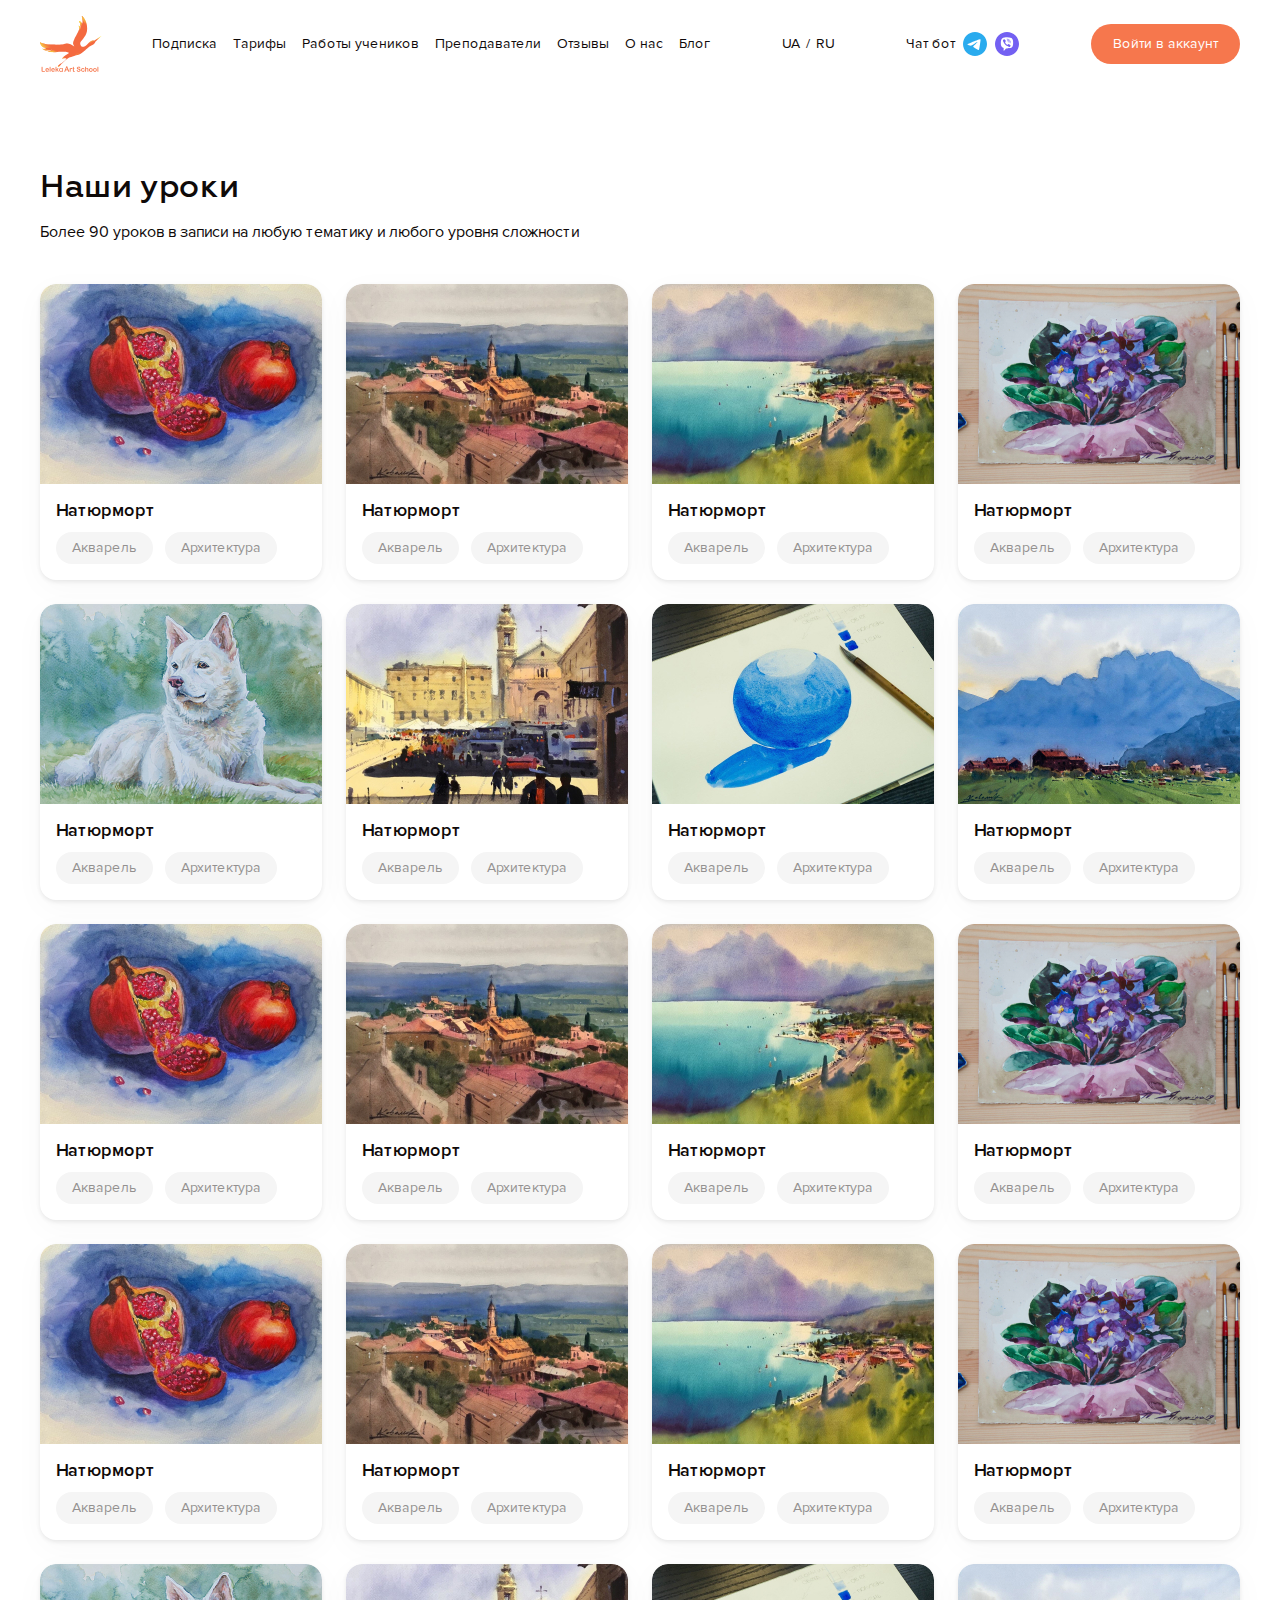
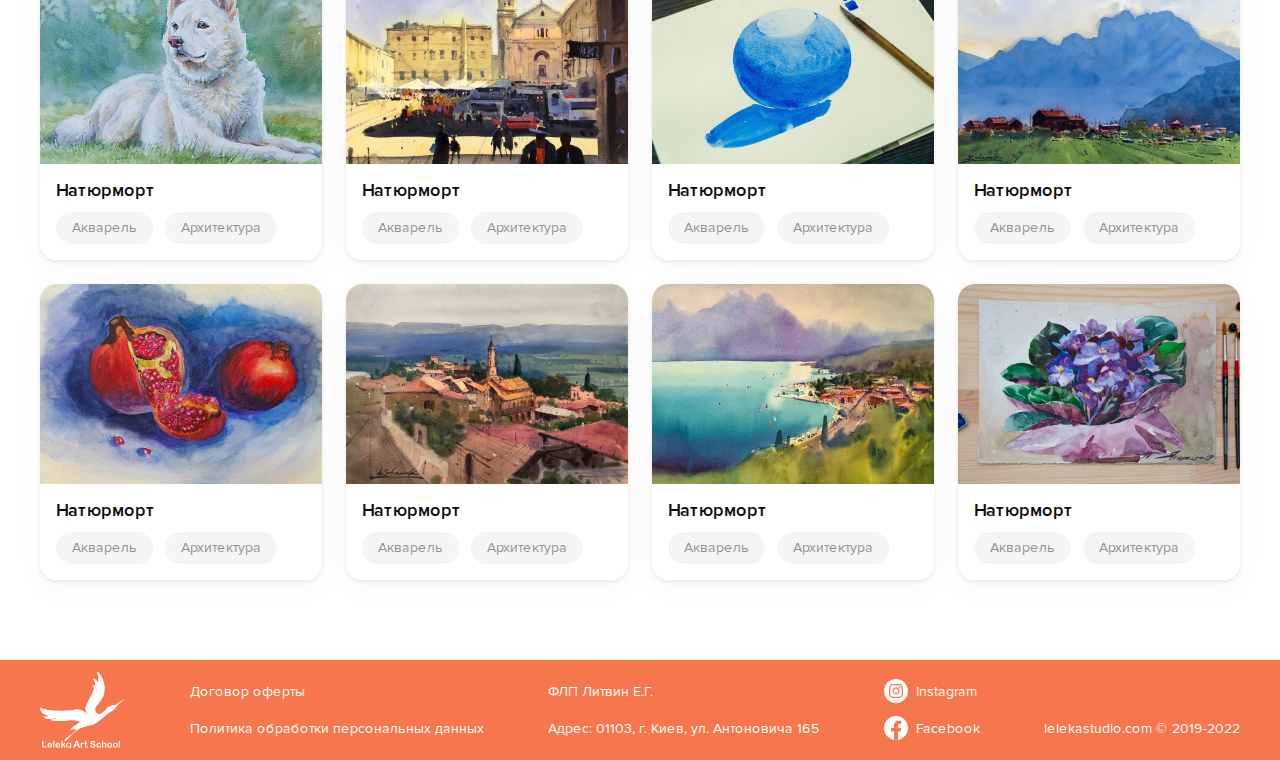
<file: lessons.html>
<!DOCTYPE html>
<html lang="ru" prefix="og: https://ogp.me/ns#">

<head>
    <meta charset="UTF-8">
    <meta name="viewport" content="width=device-width, initial-scale=1, maximum-scale=1">
    <meta name="format-detection" content="telephone=no">
    <meta http-equiv="X-UA-Compatible" content="IE=edge">
    <meta name="description" content="">
    <meta name="keywords" content="">

    <meta property="og:locale" content="ru_RU">
    <meta property="og:type" content="">
    <meta property="og:title" content="">
    <meta property="og:description" content="">
    <meta property="og:image" content="">
    <meta property="og:url" content="">
    <meta property="og:site_name" content="">

    <meta name="twitter:card" content="">
    <meta name="twitter:site" content="">
    <meta name="twitter:title" content="">
    <meta name="twitter:description" content="">
    <meta name="twitter:image" content="">

    <title>Leleka Art School - Сообщество людей,
        влюбленных в живопись</title>

    <link rel="apple-touch-icon" sizes="180x180" href="./favicon/apple-touch-icon.png">
    <link rel="icon" type="image/png" sizes="32x32" href="./favicon/favicon-32x32.png">
    <link rel="icon" type="image/png" sizes="16x16" href="./favicon/favicon-16x16.png">
    <link rel="manifest" href="./favicon/site.webmanifest">
    <link rel="mask-icon" href="./favicon/safari-pinned-tab.svg" color="#5bbad5">
    <meta name="msapplication-TileColor" content="#ffffff">
    <meta name="theme-color" content="#ffffff">
    <meta name="msapplication-config" content="./favicon/browserconfig.xml">

    <link rel="stylesheet" href="css/normalize.min.css">
    <link rel="stylesheet" href="css/slick.min.css">
    <link rel="stylesheet" href="css/style.min.css">
</head>

<body>

    <div class="header__wrapper">
        <header class="header">
            <div class="container">
                <div class="header__inner">
                    <div class="header__logo">
                        <a href="index.html" class="header__logo-link">
                            <img class="header__logo-img" src="images/header-logo.svg" alt="#">
                        </a>
                    </div>
                    <div class="header__mob-sidebar">
                        <a href="#" class="header__user">
                            <svg width="22" height="24" viewBox="0 0 22 24" fill="none"
                                xmlns="http://www.w3.org/2000/svg">
                                <path fill-rule="evenodd" clip-rule="evenodd"
                                    d="M15.5 6C15.5 8.48528 13.4853 10.5 11 10.5C8.51471 10.5 6.49999 8.48528 6.49999 6C6.49999 3.51472 8.51471 1.5 11 1.5C13.4853 1.5 15.5 3.51472 15.5 6ZM17 6C17 9.31371 14.3137 12 11 12C7.68628 12 4.99999 9.31371 4.99999 6C4.99999 2.68629 7.68628 0 11 0C14.3137 0 17 2.68629 17 6ZM20.2047 16.2303C19.9413 18.5632 19.1489 20.0156 17.8616 20.9437C16.5069 21.9204 14.3566 22.5 11 22.5C7.64339 22.5 5.4931 21.9204 4.13836 20.9437C2.85106 20.0156 2.05872 18.5632 1.7953 16.2303C1.7874 16.1604 1.80551 16.097 1.86889 16.0315C1.93947 15.9587 2.05643 15.9 2.19999 15.9H19.8C19.9436 15.9 20.0605 15.9587 20.1311 16.0315C20.1945 16.097 20.2126 16.1604 20.2047 16.2303ZM11 24C17.9672 24 21.1047 21.6283 21.6952 16.3986C21.8191 15.301 20.9046 14.4 19.8 14.4H2.19999C1.09542 14.4 0.180831 15.301 0.304768 16.3986C0.89529 21.6283 4.03275 24 11 24Z"
                                    fill="black" />
                            </svg>
                        </a>
                        <button class="burger"></button>
                    </div>
                    <div class="header__menu">
                        <nav class="header__nav">
                            <ul class="header__nav-menu">
                                <li class="header__nav-item">
                                    <a href="#subs" class="header__link scroll-link">Подписка</a>
                                </li>
                                <li class="header__nav-item">
                                    <a href="#tariffs" class="header__link scroll-link">Тарифы</a>
                                </li>
                                <li class="header__nav-item">
                                    <a href="#work" class="header__link scroll-link">Работы учеников</a>
                                </li>
                                <li class="header__nav-item">
                                    <a href="#teachers" class="header__link scroll-link">Преподаватели</a>
                                </li>
                                <li class="header__nav-item">
                                    <a href="#reviews" class="header__link scroll-link">Отзывы</a>
                                </li>
                                <li class="header__nav-item">
                                    <a href="#about" class="header__link scroll-link">О нас</a>
                                </li>
                                <li class="header__nav-item">
                                    <a href="#" class="header__link">Блог</a>
                                </li>
                            </ul>
                        </nav>
                        <ul class="header__lang">
                            <li class="header__lang-item">
                                <a href="#" class="header__lang-link">UA</a>
                            </li>
                            <li class="header__lang-item active">
                                <a href="#" class="header__lang-link">RU</a>
                            </li>
                        </ul>
                        <div class="header__bot-wrapper">
                            <span class="header__bot-text">Чат бот</span>
                            <ul class="header__bot">
                                <li class="header__bot-item">
                                    <a href="#" class="header__bot-link tg">
                                        <svg width="32" height="32" viewBox="0 0 32 32" fill="none"
                                            xmlns="http://www.w3.org/2000/svg">
                                            <path
                                                d="M16 0C11.7575 0 7.685 1.68675 4.6875 4.68625C1.6875 7.68575 0 11.7583 0 16C0 20.2417 1.6875 24.3142 4.6875 27.3137C7.685 30.3132 11.7575 32 16 32C20.2425 32 24.315 30.3132 27.3125 27.3137C30.3125 24.3142 32 20.2417 32 16C32 11.7583 30.3125 7.68575 27.3125 4.68625C24.315 1.68675 20.2425 0 16 0Z"
                                                fill="url(#paint0_linear_316_922)" />
                                            <path
                                                d="M7.24268 15.8309C11.9077 13.7989 15.0176 12.4592 16.5726 11.8119C21.0176 9.96369 21.9401 9.64269 22.5426 9.63194C22.6751 9.62969 22.9701 9.66244 23.1626 9.81819C23.3226 9.94944 23.3676 10.1269 23.3901 10.2514C23.4101 10.3759 23.4377 10.6597 23.4152 10.8812C23.1752 13.4112 22.1327 19.5507 21.6027 22.3844C21.3802 23.5835 20.9376 23.9855 20.5101 24.0247C19.5801 24.1102 18.8751 23.4107 17.9751 22.8209C16.5676 21.8977 15.7727 21.3232 14.4052 20.4224C12.8252 19.3814 13.8501 18.8092 14.7501 17.8742C14.9851 17.6294 19.0801 13.9057 19.1576 13.5679C19.1676 13.5257 19.1777 13.3682 19.0827 13.2852C18.9902 13.2019 18.8526 13.2304 18.7526 13.2529C18.6101 13.2849 16.3626 14.7719 12.0026 17.7137C11.3651 18.1522 10.7876 18.3659 10.2676 18.3547C9.69759 18.3424 8.59766 18.0317 7.78016 17.7662C6.78016 17.4404 5.98262 17.2682 6.05262 16.7149C6.08762 16.4269 6.48518 16.1322 7.24268 15.8309Z"
                                                fill="white" />
                                            <defs>
                                                <linearGradient id="paint0_linear_316_922" x1="16" y1="0" x2="16"
                                                    y2="32" gradientUnits="userSpaceOnUse">
                                                    <stop offset="1" stop-color="#2AABEE" />
                                                    <stop offset="1" stop-color="#229ED9" />
                                                </linearGradient>
                                            </defs>
                                        </svg>
                                    </a>
                                </li>
                                <li class="header__bot-item">
                                    <a href="#" class="header__bot-link vb">
                                        <svg width="32" height="32" viewBox="0 0 32 32" fill="none"
                                            xmlns="http://www.w3.org/2000/svg">
                                            <path fill-rule="evenodd" clip-rule="evenodd"
                                                d="M4.6875 4.68625C7.685 1.68675 11.7575 0 16 0C20.2425 0 24.315 1.68675 27.3125 4.68625C30.3125 7.68575 32 11.7583 32 16C32 20.2417 30.3125 24.3142 27.3125 27.3137C24.315 30.3132 20.2425 32 16 32C11.7575 32 7.685 30.3132 4.6875 27.3137C1.6875 24.3142 0 20.2417 0 16C0 11.7583 1.6875 7.68575 4.6875 4.68625ZM16.2866 6.87303C20.1462 6.88985 21.996 8.05098 22.4245 8.43996C23.8485 9.65796 24.5739 12.5726 24.0435 16.8425C23.5814 20.5712 21.0776 21.1544 20.1732 21.3651C20.0728 21.3884 19.9922 21.4072 19.9362 21.4252C19.6984 21.5029 17.4868 22.0512 14.7071 21.8698C14.7071 21.8698 12.6354 24.3667 11.9883 25.0159C11.8873 25.1165 11.7685 25.1575 11.6893 25.1382C11.5791 25.111 11.5485 24.9792 11.5485 24.7866C11.5503 24.511 11.5662 21.3763 11.5662 21.3763C7.65375 20.2904 7.7446 16.3078 7.79617 14.0471C7.79794 13.9693 7.79967 13.8937 7.80118 13.8202C7.84679 11.6099 8.26278 9.79863 9.49759 8.58062C11.7162 6.57304 16.2866 6.87303 16.2866 6.87303ZM16.7204 11.7882C16.5781 11.7808 16.4567 11.89 16.4493 12.0322C16.4419 12.1744 16.5512 12.2957 16.6935 12.3031C17.139 12.3263 17.4419 12.4562 17.6405 12.6613C17.8402 12.8676 17.9682 13.1851 17.9914 13.6513C17.9985 13.7935 18.1196 13.9031 18.2619 13.896C18.4042 13.889 18.5139 13.768 18.5068 13.6258C18.4798 13.0811 18.3257 12.6275 18.0114 12.3029C17.6959 11.977 17.2529 11.816 16.7204 11.7882ZM16.058 10.6434C16.0684 10.5014 16.1921 10.3947 16.3342 10.4051C17.4179 10.4843 18.2901 10.8542 18.9254 11.547L18.9255 11.5471C19.5539 12.2332 19.8526 13.0866 19.8309 14.0875C19.8278 14.2299 19.7098 14.3428 19.5673 14.3397C19.4248 14.3366 19.3118 14.2187 19.3149 14.0764C19.3341 13.1936 19.0742 12.4732 18.5448 11.8952C18.0169 11.3197 17.2791 10.9911 16.2966 10.9193C16.1544 10.9089 16.0476 10.7854 16.058 10.6434ZM15.8624 9.06715C15.7199 9.06616 15.6036 9.18077 15.6026 9.32314C15.6016 9.46551 15.7163 9.58172 15.8588 9.58272C17.2325 9.59227 18.3676 10.0443 19.2818 10.9346C20.1875 11.8166 20.6583 13.0323 20.6704 14.6136C20.6715 14.756 20.7879 14.8705 20.9304 14.8694C21.0729 14.8683 21.1875 14.752 21.1865 14.6097C21.1736 12.9221 20.6668 11.5634 19.642 10.5654C18.6257 9.57561 17.3599 9.07757 15.8624 9.06715ZM16.7582 17.0914C16.7582 17.0914 17.1209 17.1219 17.3162 16.8816L17.697 16.403C17.8807 16.1657 18.3239 16.0143 18.758 16.2559C19.0832 16.4412 19.399 16.6427 19.7041 16.8596C19.9357 17.0297 20.3625 17.381 20.5218 17.5121C20.5606 17.544 20.5835 17.5629 20.5839 17.5629C20.8649 17.7999 20.9297 18.1479 20.7384 18.5149C20.7384 18.5159 20.7381 18.5173 20.7377 18.5187C20.7374 18.5197 20.7372 18.5207 20.737 18.5215C20.7369 18.5219 20.7369 18.5222 20.7369 18.5225C20.5262 18.8874 20.2587 19.2165 19.9444 19.4974C19.9425 19.4984 19.9416 19.4993 19.9407 19.5003C19.9398 19.5012 19.939 19.502 19.9374 19.5029C19.6643 19.7308 19.3961 19.8604 19.1326 19.8916C19.0938 19.8984 19.0544 19.9008 19.0151 19.8989C18.8989 19.9 18.7833 19.8823 18.6729 19.8463L18.6643 19.8338C18.2584 19.7194 17.5807 19.4332 16.4521 18.8112C15.799 18.4555 15.1773 18.0452 14.5935 17.5846C14.3009 17.3539 14.0218 17.1066 13.7575 16.844L13.7294 16.8158L13.7012 16.7877L13.673 16.7596C13.6668 16.7535 13.6606 16.7473 13.6544 16.741L13.6543 16.7409L13.6449 16.7314C13.382 16.4675 13.1344 16.1886 12.9035 15.8963C12.4426 15.3131 12.0319 14.6921 11.6757 14.0398C11.0531 12.912 10.7666 12.2355 10.6521 11.8294L10.6396 11.8209C10.6037 11.7105 10.586 11.595 10.5872 11.479C10.5851 11.4397 10.5875 11.4003 10.5943 11.3616C10.6271 11.0988 10.757 10.8306 10.9839 10.557C10.9848 10.5554 10.9857 10.5546 10.9866 10.5537C10.9871 10.5532 10.9876 10.5528 10.9881 10.5522C10.9885 10.5516 10.989 10.5509 10.9895 10.55C11.2705 10.236 11.6 9.96884 11.9653 9.75855C11.9662 9.75855 11.9675 9.75813 11.9688 9.75769L11.9688 9.75769C11.9703 9.75721 11.9718 9.75672 11.973 9.75672C12.3403 9.56559 12.6886 9.63042 12.9255 9.90962C12.9274 9.91145 13.4187 10.5007 13.6296 10.7885C13.8467 11.0936 14.0483 11.4094 14.2338 11.7346C14.4756 12.168 14.3241 12.6117 14.0866 12.7945L13.6075 13.175C13.3657 13.3701 13.3975 13.7324 13.3975 13.7324C13.3975 13.7324 14.1071 16.4152 16.7582 17.0914Z"
                                                fill="#7360F2" />
                                        </svg>
                                    </a>
                                </li>
                            </ul>
                        </div>
                        <div class="header__sign-in">
                            <a href="#" class="header__sign-in-link default-btn-little">
                                Войти в аккаунт
                            </a>
                        </div>
                    </div>
                </div>
            </div>
        </header>
    </div>

<main class="main">
    <section class="lessons">
        <div class="container">
            <div class="lessons__top">
                <div class="lessons__block">
                    <h1 class="lessons__title section-title">Наши уроки</h1>
                    <p class="lessons__desc">Более 90 уроков в записи на любую тематику и любого уровня сложности
                    </p>
                </div>
                <div class="lessons__block">
                    <div class="custom-select">
                        <select>
                            <option value="0">Материалы</option>
                            <option value="1">Акварель</option>
                            <option value="2">Краски</option>
                            <option value="3">Что-то ещё</option>
                        </select>
                    </div>
                    <div class="custom-select">
                        <select>
                            <option value="0">Преподователи</option>
                            <option value="1">Ковалик А.</option>
                            <option value="2">Сулейманова И.</option>
                            <option value="3">Ягодкина Т.</option>
                            <option value="4">Заболоцкая Т.</option>
                            <option value="5">Сулейманова И.</option>
                        </select>
                    </div>
                    <div class="custom-select">
                        <select>
                            <option value="0">Сюжет</option>
                            <option value="1">Архитектура</option>
                            <option value="2">Пейзаж</option>
                            <option value="3">Ботаническая живопись</option>
                        </select>
                    </div>
                </div>
            </div>
            <div class="lessons__slider">
                <div class="lessons__slider-item">
                    <div class="lessons__slider-box">
                        <a href="#" class="lessons__slider-link">
                            <img class="lessons__slider-image" src="images/lessons/lesson-1.jpg" alt="#">
                        </a>
                        <div class="lessons__slider-container lessons__slider-title">
                            <h3 class="lessons__slider-name">Натюрморт</h3>
                        </div>
                        <div class="lessons__slider-container lessons__slider-tags">
                            <span class="lessons__slider-tag">Акварель</span>
                            <span class="lessons__slider-tag">Архитектура</span>
                        </div>
                    </div>
                </div>
                <div class="lessons__slider-item">
                    <div class="lessons__slider-box">
                        <a href="#" class="lessons__slider-link">
                            <img class="lessons__slider-image" src="images/lessons/lesson-2.jpg" alt="#">
                        </a>
                        <div class="lessons__slider-container lessons__slider-title">
                            <h3 class="lessons__slider-name">Натюрморт</h3>
                        </div>
                        <div class="lessons__slider-container lessons__slider-tags">
                            <span class="lessons__slider-tag">Акварель</span>
                            <span class="lessons__slider-tag">Архитектура</span>
                        </div>
                    </div>
                </div>
                <div class="lessons__slider-item">
                    <div class="lessons__slider-box">
                        <a href="#" class="lessons__slider-link">
                            <img class="lessons__slider-image" src="images/lessons/lesson-3.jpg" alt="#">
                        </a>
                        <div class="lessons__slider-container lessons__slider-title">
                            <h3 class="lessons__slider-name">Натюрморт</h3>
                        </div>
                        <div class="lessons__slider-container lessons__slider-tags">
                            <span class="lessons__slider-tag">Акварель</span>
                            <span class="lessons__slider-tag">Архитектура</span>
                        </div>
                    </div>
                </div>
                <div class="lessons__slider-item">
                    <div class="lessons__slider-box">
                        <a href="#" class="lessons__slider-link">
                            <img class="lessons__slider-image" src="images/lessons/lesson-4.jpg" alt="#">
                        </a>
                        <div class="lessons__slider-container lessons__slider-title">
                            <h3 class="lessons__slider-name">Натюрморт</h3>
                        </div>
                        <div class="lessons__slider-container lessons__slider-tags">
                            <span class="lessons__slider-tag">Акварель</span>
                            <span class="lessons__slider-tag">Архитектура</span>
                        </div>
                    </div>
                </div>
                <div class="lessons__slider-item">
                    <div class="lessons__slider-box">
                        <a href="#" class="lessons__slider-link">
                            <img class="lessons__slider-image" src="images/lessons/lesson-5.jpg" alt="#">
                        </a>
                        <div class="lessons__slider-container lessons__slider-title">
                            <h3 class="lessons__slider-name">Натюрморт</h3>
                        </div>
                        <div class="lessons__slider-container lessons__slider-tags">
                            <span class="lessons__slider-tag">Акварель</span>
                            <span class="lessons__slider-tag">Архитектура</span>
                        </div>
                    </div>
                </div>
                <div class="lessons__slider-item">
                    <div class="lessons__slider-box">
                        <a href="#" class="lessons__slider-link">
                            <img class="lessons__slider-image" src="images/lessons/lesson-6.jpg" alt="#">
                        </a>
                        <div class="lessons__slider-container lessons__slider-title">
                            <h3 class="lessons__slider-name">Натюрморт</h3>
                        </div>
                        <div class="lessons__slider-container lessons__slider-tags">
                            <span class="lessons__slider-tag">Акварель</span>
                            <span class="lessons__slider-tag">Архитектура</span>
                        </div>
                    </div>
                </div>
                <div class="lessons__slider-item">
                    <div class="lessons__slider-box">
                        <a href="#" class="lessons__slider-link">
                            <img class="lessons__slider-image" src="images/lessons/lesson-7.jpg" alt="#">
                        </a>
                        <div class="lessons__slider-container lessons__slider-title">
                            <h3 class="lessons__slider-name">Натюрморт</h3>
                        </div>
                        <div class="lessons__slider-container lessons__slider-tags">
                            <span class="lessons__slider-tag">Акварель</span>
                            <span class="lessons__slider-tag">Архитектура</span>
                        </div>
                    </div>
                </div>
                <div class="lessons__slider-item">
                    <div class="lessons__slider-box">
                        <a href="#" class="lessons__slider-link">
                            <img class="lessons__slider-image" src="images/lessons/lesson-8.jpg" alt="#">
                        </a>
                        <div class="lessons__slider-container lessons__slider-title">
                            <h3 class="lessons__slider-name">Натюрморт</h3>
                        </div>
                        <div class="lessons__slider-container lessons__slider-tags">
                            <span class="lessons__slider-tag">Акварель</span>
                            <span class="lessons__slider-tag">Архитектура</span>
                        </div>
                    </div>
                </div>
                <div class="lessons__slider-item">
                    <div class="lessons__slider-box">
                        <a href="#" class="lessons__slider-link">
                            <img class="lessons__slider-image" src="images/lessons/lesson-9.jpg" alt="#">
                        </a>
                        <div class="lessons__slider-container lessons__slider-title">
                            <h3 class="lessons__slider-name">Натюрморт</h3>
                        </div>
                        <div class="lessons__slider-container lessons__slider-tags">
                            <span class="lessons__slider-tag">Акварель</span>
                            <span class="lessons__slider-tag">Архитектура</span>
                        </div>
                    </div>
                </div>
                <div class="lessons__slider-item">
                    <div class="lessons__slider-box">
                        <a href="#" class="lessons__slider-link">
                            <img class="lessons__slider-image" src="images/lessons/lesson-10.jpg" alt="#">
                        </a>
                        <div class="lessons__slider-container lessons__slider-title">
                            <h3 class="lessons__slider-name">Натюрморт</h3>
                        </div>
                        <div class="lessons__slider-container lessons__slider-tags">
                            <span class="lessons__slider-tag">Акварель</span>
                            <span class="lessons__slider-tag">Архитектура</span>
                        </div>
                    </div>
                </div>
                <div class="lessons__slider-item">
                    <div class="lessons__slider-box">
                        <a href="#" class="lessons__slider-link">
                            <img class="lessons__slider-image" src="images/lessons/lesson-11.jpg" alt="#">
                        </a>
                        <div class="lessons__slider-container lessons__slider-title">
                            <h3 class="lessons__slider-name">Натюрморт</h3>
                        </div>
                        <div class="lessons__slider-container lessons__slider-tags">
                            <span class="lessons__slider-tag">Акварель</span>
                            <span class="lessons__slider-tag">Архитектура</span>
                        </div>
                    </div>
                </div>
                <div class="lessons__slider-item">
                    <div class="lessons__slider-box">
                        <a href="#" class="lessons__slider-link">
                            <img class="lessons__slider-image" src="images/lessons/lesson-12.jpg" alt="#">
                        </a>
                        <div class="lessons__slider-container lessons__slider-title">
                            <h3 class="lessons__slider-name">Натюрморт</h3>
                        </div>
                        <div class="lessons__slider-container lessons__slider-tags">
                            <span class="lessons__slider-tag">Акварель</span>
                            <span class="lessons__slider-tag">Архитектура</span>
                        </div>
                    </div>
                </div>
                <div class="lessons__slider-item">
                    <div class="lessons__slider-box">
                        <a href="#" class="lessons__slider-link">
                            <img class="lessons__slider-image" src="images/lessons/lesson-1.jpg" alt="#">
                        </a>
                        <div class="lessons__slider-container lessons__slider-title">
                            <h3 class="lessons__slider-name">Натюрморт</h3>
                        </div>
                        <div class="lessons__slider-container lessons__slider-tags">
                            <span class="lessons__slider-tag">Акварель</span>
                            <span class="lessons__slider-tag">Архитектура</span>
                        </div>
                    </div>
                </div>
                <div class="lessons__slider-item">
                    <div class="lessons__slider-box">
                        <a href="#" class="lessons__slider-link">
                            <img class="lessons__slider-image" src="images/lessons/lesson-2.jpg" alt="#">
                        </a>
                        <div class="lessons__slider-container lessons__slider-title">
                            <h3 class="lessons__slider-name">Натюрморт</h3>
                        </div>
                        <div class="lessons__slider-container lessons__slider-tags">
                            <span class="lessons__slider-tag">Акварель</span>
                            <span class="lessons__slider-tag">Архитектура</span>
                        </div>
                    </div>
                </div>
                <div class="lessons__slider-item">
                    <div class="lessons__slider-box">
                        <a href="#" class="lessons__slider-link">
                            <img class="lessons__slider-image" src="images/lessons/lesson-3.jpg" alt="#">
                        </a>
                        <div class="lessons__slider-container lessons__slider-title">
                            <h3 class="lessons__slider-name">Натюрморт</h3>
                        </div>
                        <div class="lessons__slider-container lessons__slider-tags">
                            <span class="lessons__slider-tag">Акварель</span>
                            <span class="lessons__slider-tag">Архитектура</span>
                        </div>
                    </div>
                </div>
                <div class="lessons__slider-item">
                    <div class="lessons__slider-box">
                        <a href="#" class="lessons__slider-link">
                            <img class="lessons__slider-image" src="images/lessons/lesson-4.jpg" alt="#">
                        </a>
                        <div class="lessons__slider-container lessons__slider-title">
                            <h3 class="lessons__slider-name">Натюрморт</h3>
                        </div>
                        <div class="lessons__slider-container lessons__slider-tags">
                            <span class="lessons__slider-tag">Акварель</span>
                            <span class="lessons__slider-tag">Архитектура</span>
                        </div>
                    </div>
                </div>
                <div class="lessons__slider-item">
                    <div class="lessons__slider-box">
                        <a href="#" class="lessons__slider-link">
                            <img class="lessons__slider-image" src="images/lessons/lesson-5.jpg" alt="#">
                        </a>
                        <div class="lessons__slider-container lessons__slider-title">
                            <h3 class="lessons__slider-name">Натюрморт</h3>
                        </div>
                        <div class="lessons__slider-container lessons__slider-tags">
                            <span class="lessons__slider-tag">Акварель</span>
                            <span class="lessons__slider-tag">Архитектура</span>
                        </div>
                    </div>
                </div>
                <div class="lessons__slider-item">
                    <div class="lessons__slider-box">
                        <a href="#" class="lessons__slider-link">
                            <img class="lessons__slider-image" src="images/lessons/lesson-6.jpg" alt="#">
                        </a>
                        <div class="lessons__slider-container lessons__slider-title">
                            <h3 class="lessons__slider-name">Натюрморт</h3>
                        </div>
                        <div class="lessons__slider-container lessons__slider-tags">
                            <span class="lessons__slider-tag">Акварель</span>
                            <span class="lessons__slider-tag">Архитектура</span>
                        </div>
                    </div>
                </div>
                <div class="lessons__slider-item">
                    <div class="lessons__slider-box">
                        <a href="#" class="lessons__slider-link">
                            <img class="lessons__slider-image" src="images/lessons/lesson-7.jpg" alt="#">
                        </a>
                        <div class="lessons__slider-container lessons__slider-title">
                            <h3 class="lessons__slider-name">Натюрморт</h3>
                        </div>
                        <div class="lessons__slider-container lessons__slider-tags">
                            <span class="lessons__slider-tag">Акварель</span>
                            <span class="lessons__slider-tag">Архитектура</span>
                        </div>
                    </div>
                </div>
                <div class="lessons__slider-item">
                    <div class="lessons__slider-box">
                        <a href="#" class="lessons__slider-link">
                            <img class="lessons__slider-image" src="images/lessons/lesson-8.jpg" alt="#">
                        </a>
                        <div class="lessons__slider-container lessons__slider-title">
                            <h3 class="lessons__slider-name">Натюрморт</h3>
                        </div>
                        <div class="lessons__slider-container lessons__slider-tags">
                            <span class="lessons__slider-tag">Акварель</span>
                            <span class="lessons__slider-tag">Архитектура</span>
                        </div>
                    </div>
                </div>
                <div class="lessons__slider-item">
                    <div class="lessons__slider-box">
                        <a href="#" class="lessons__slider-link">
                            <img class="lessons__slider-image" src="images/lessons/lesson-9.jpg" alt="#">
                        </a>
                        <div class="lessons__slider-container lessons__slider-title">
                            <h3 class="lessons__slider-name">Натюрморт</h3>
                        </div>
                        <div class="lessons__slider-container lessons__slider-tags">
                            <span class="lessons__slider-tag">Акварель</span>
                            <span class="lessons__slider-tag">Архитектура</span>
                        </div>
                    </div>
                </div>
                <div class="lessons__slider-item">
                    <div class="lessons__slider-box">
                        <a href="#" class="lessons__slider-link">
                            <img class="lessons__slider-image" src="images/lessons/lesson-10.jpg" alt="#">
                        </a>
                        <div class="lessons__slider-container lessons__slider-title">
                            <h3 class="lessons__slider-name">Натюрморт</h3>
                        </div>
                        <div class="lessons__slider-container lessons__slider-tags">
                            <span class="lessons__slider-tag">Акварель</span>
                            <span class="lessons__slider-tag">Архитектура</span>
                        </div>
                    </div>
                </div>
                <div class="lessons__slider-item">
                    <div class="lessons__slider-box">
                        <a href="#" class="lessons__slider-link">
                            <img class="lessons__slider-image" src="images/lessons/lesson-11.jpg" alt="#">
                        </a>
                        <div class="lessons__slider-container lessons__slider-title">
                            <h3 class="lessons__slider-name">Натюрморт</h3>
                        </div>
                        <div class="lessons__slider-container lessons__slider-tags">
                            <span class="lessons__slider-tag">Акварель</span>
                            <span class="lessons__slider-tag">Архитектура</span>
                        </div>
                    </div>
                </div>
                <div class="lessons__slider-item">
                    <div class="lessons__slider-box">
                        <a href="#" class="lessons__slider-link">
                            <img class="lessons__slider-image" src="images/lessons/lesson-12.jpg" alt="#">
                        </a>
                        <div class="lessons__slider-container lessons__slider-title">
                            <h3 class="lessons__slider-name">Натюрморт</h3>
                        </div>
                        <div class="lessons__slider-container lessons__slider-tags">
                            <span class="lessons__slider-tag">Акварель</span>
                            <span class="lessons__slider-tag">Архитектура</span>
                        </div>
                    </div>
                </div>
            </div>
        </div>
    </section>
</main>

<footer class="footer">
    <div class="container">
        <div class="footer__wrap">
            <div class="footer__logo">
                <img src="images/footer-logo.svg" alt="#" class="footer__image">
            </div>
            <div class="footer__block">
                <p class="footer__text">
                    <a href="#" class="footer__link">Договор оферты</a>
                </p>
                <p class="footer__text">
                    <a href="#" class="footer__link">Политика обработки персональных данных</a>
                </p>
            </div>
            <div class="footer__block">
                <p class="footer__text">ФЛП Литвин Е.Г.</p>
                <p class="footer__text">Адрес: 01103, г. Киев, ул. Антоновича 165</p>
            </div>
            <div class="footer__block soc">
                <p class="footer__text">
                    <a href="#" class="footer__link-soc inst"><span>Instagram</span>
                    </a>
                </p>
                <p class="footer__text">
                    <a href="#" class="footer__link-soc fb"><span>Facebook</span>
                    </a>
                </p>
            </div>
            <div class="footer__copyright">
                <p class="footer__text">lelekastudio.com © 2019-2022</p>
            </div>
        </div>
    </div>
</footer>

<script src="js/jquery.min.js"></script>
<script src="js/slick.min.js"></script>
<script src="js/main.min.js"></script>
</body>

</html>
</file>
<file: css/style.min.css>
@font-face{font-family:"Geometria-Regular";src:url("../fonts/geomertia/Geometria.woff2") format("woff2"),url("../fonts/geomertia/Geometria.woff") format("woff")}@font-face{font-family:"Geometria-Medium";src:url("../fonts/geomertia/Geometria-Medium.woff2") format("woff2"),url("../fonts/geomertia/Geometria-Medium.woff") format("woff")}@font-face{font-family:"Geometria-Bold";src:url("../fonts/geomertia/Geometria-Bold.woff2") format("woff2"),url("../fonts/geomertia/Geometria-Bold.woff") format("woff")}@font-face{font-family:"ProximaNova-Regular";src:url("../fonts/proximaNova/ProximaNova-Regular.woff2") format("woff2"),url("../fonts/proximaNova/ProximaNova-Regular.woff") format("woff")}@font-face{font-family:"ProximaNova-SemiBold";src:url("../fonts/proximaNova/ProximaNova-Semibold.woff2") format("woff2"),url("../fonts/proximaNova/ProximaNova-Semibold.woff") format("woff")}@font-face{font-family:"ProximaNova-Bold";src:url("../fonts/proximaNova/ProximaNova-Bold.woff2") format("woff2"),url("../fonts/proximaNova/ProximaNova-Bold.woff") format("woff")}:root{--header-height: 120px}.screen__subtitle{font-family:"Geometria-Regular";font-weight:400}.subs__subtitle,.section-title{font-family:"Geometria-Medium";font-weight:500}.screen__title{font-family:"Geometria-Bold";font-weight:700}.ans__desc,.teachers__desc,.teachers__role,.about__desc,.tariffs__content,.lessons__slider-tag,.lessons__desc,.footer__text,.bonus__desc,.personal__little,.personal__desc,.check__desc,.gift__desc,.subs__desc,.services__desc,.screen__soc,.screen__item,.screen__desc,body,.custom-select,.default-btn-little,.default-btn{font-family:"ProximaNova-Regular";font-weight:400}.ans__item-name,.teachers__name,.tariffs__text-bold,.lessons__slider-name,.personal__price,.personal__subtitle,.services__name,.screen__list-name{font-family:"ProximaNova-SemiBold";font-weight:600}.default-btn{padding:18px 40px;color:#fff;font-size:20px;line-height:140%;background:#f6774d;border-radius:76px;transition:.3s ease-in-out;user-select:none;border:1px solid rgba(0,0,0,0)}.default-btn:hover{box-shadow:0px 4px 12px 4px rgba(246,119,77,.4)}.default-btn:active{transform:scale(0.95)}.default-btn.border{border:1px solid #f6774d;background-color:#fff;color:#f6774d}.default-btn.border:hover{background-color:#f6774d;color:#fff}.default-btn-little{padding:12px 24px;color:#fff;font-size:16px;line-height:125%;background:#f6774d;border-radius:76px;transition:.3s ease-in-out;user-select:none}.default-btn-little:hover{box-shadow:0px 4px 12px 4px rgba(246,119,77,.4)}.default-btn-little:active{transform:scale(0.95)}.custom-select{position:relative;font-size:16px;line-height:125%;color:#939190;min-width:200px;max-width:200px;user-select:none}.custom-select select{display:none}.select-selected{background-color:#fff;border:1px solid #dbdada;border-radius:8px;overflow:hidden;display:flex;align-items:center;min-height:56px;position:relative}.select-selected.select-arrow-active{border-bottom-left-radius:0px;border-bottom-right-radius:0px}.select-selected.select-arrow-active::after{transform:rotate(-180deg)}.select-selected::after{content:"";position:absolute;right:16px;bottom:0;top:0;margin:auto 0;width:16px;height:16px;background-image:url(../images/arrow-down-gray-icon.svg)}.select-selected{padding:7px 48px 7px 16px}.select-items div{padding:12px 16px}.select-items{border-bottom-left-radius:8px;border-bottom-right-radius:8px;border:1px solid #dbdada;border-top:none}.select-items div:last-child{border-bottom-left-radius:8px;border-bottom-right-radius:8px}.select-items div,.select-selected{color:#939190;cursor:pointer}.select-items{position:absolute;background-color:#fff;top:100%;left:0;right:0;z-index:99}.select-hide{display:none}.select-items div:hover,.same-as-selected{background-color:#f5f5f5}h1,h2,h3,h4,h5,h6{margin:0}* p{margin:0;padding:0}* ul,* li,* ol{padding:0;margin:0;list-style:none}* button{font-family:inherit;cursor:pointer}* input,* textarea{font-family:inherit;outline:none}*,*:after,*:before{-webkit-box-sizing:border-box;box-sizing:border-box}* a{display:inline-block;text-decoration:none;color:inherit}body{font-size:16px;color:#0f0a09;margin:0;line-height:1.25}.container{max-width:1680px;padding:0 195px;margin:0 auto}.header .container{max-width:1920px;padding:0 80px}.header{min-height:var(--header-height);max-height:var(--header-height);padding:20px 0;position:fixed;z-index:999;width:100%;-webkit-transition:.3s ease-in-out;-o-transition:.3s ease-in-out;transition:.3s ease-in-out;background-color:#fff}.header__wrapper{min-height:var(--header-height);max-height:var(--header-height);-webkit-transition:.3s ease-in-out;-o-transition:.3s ease-in-out;transition:.3s ease-in-out}.header__wrapper.scroll .header{min-height:calc(var(--header-height) - 24px);max-height:calc(var(--header-height) - 24px);padding:8px 0;-webkit-box-shadow:0px 6px 15px 0px rgba(0,0,0,.06);box-shadow:0px 6px 15px 0px rgba(0,0,0,.06)}.header__inner{display:-webkit-box;display:-ms-flexbox;display:flex;-webkit-box-pack:justify;-ms-flex-pack:justify;justify-content:space-between;-webkit-box-align:center;-ms-flex-align:center;align-items:center}.header__menu{display:-webkit-box;display:-ms-flexbox;display:flex;-webkit-box-pack:justify;-ms-flex-pack:justify;justify-content:space-between;-webkit-box-align:center;-ms-flex-align:center;align-items:center;-ms-flex-preferred-size:calc(100% - 200px);flex-basis:calc(100% - 200px)}.burger{display:-webkit-box;display:-ms-flexbox;display:flex;height:24px;width:24px;border:0px;padding:0;background:rgba(0,0,0,0);-webkit-transition:all 250ms ease-out;-o-transition:all 250ms ease-out;transition:all 250ms ease-out;cursor:pointer;border-radius:1px;position:relative}.burger:before,.burger:after{top:0;bottom:0;margin:auto;content:"";width:24px;border-radius:1px;height:2px;position:absolute;background:#0f0a09;-webkit-transition:all 250ms ease-out;-o-transition:all 250ms ease-out;transition:all 250ms ease-out;will-change:transform}.burger:before{-webkit-transform:translateY(-4px);-ms-transform:translateY(-4px);transform:translateY(-4px)}.burger:after{-webkit-transform:translateY(4px);-ms-transform:translateY(4px);transform:translateY(4px)}.active.burger:before{-webkit-transform:translateY(0) rotate(45deg);-ms-transform:translateY(0) rotate(45deg);transform:translateY(0) rotate(45deg)}.active.burger:after{-webkit-transform:translateY(0) rotate(-45deg);-ms-transform:translateY(0) rotate(-45deg);transform:translateY(0) rotate(-45deg)}.header__logo{-webkit-user-select:none;-moz-user-select:none;-ms-user-select:none;user-select:none;display:-webkit-box;display:-ms-flexbox;display:flex;-webkit-box-align:center;-ms-flex-align:center;align-items:center;-ms-flex-preferred-size:200px;flex-basis:200px}.header__logo-img{max-height:80px}.header__nav-menu{display:-webkit-box;display:-ms-flexbox;display:flex;-webkit-box-pack:center;-ms-flex-pack:center;justify-content:center}.header__lang{display:-webkit-box;display:-ms-flexbox;display:flex;-webkit-box-pack:center;-ms-flex-pack:center;justify-content:center}.header__bot{display:-webkit-box;display:-ms-flexbox;display:flex;-webkit-box-pack:center;-ms-flex-pack:center;justify-content:center}.header__bot-wrapper{display:-webkit-box;display:-ms-flexbox;display:flex;-webkit-box-pack:center;-ms-flex-pack:center;justify-content:center;-webkit-box-align:center;-ms-flex-align:center;align-items:center}.header__nav-item{margin-right:40px}.header__nav-item:last-child{margin-right:0}.header__link{position:relative;-webkit-transition:.3s ease-in-out;-o-transition:.3s ease-in-out;transition:.3s ease-in-out;padding:2px 0}.header__link::before{content:"";position:absolute;bottom:0;left:auto;right:0;margin:auto;background-color:#f6774d;height:1px;-webkit-transition:.3s ease-in-out;-o-transition:.3s ease-in-out;transition:.3s ease-in-out;width:0}.header__link:hover::before{width:100%;right:auto;left:0}.header__link:hover{color:#f6774d}.header__lang-item{position:relative}.header__lang-item:last-child .header__lang-link{margin-right:0}.header__lang-item:last-child .header__lang-link::after{content:none}.header__lang-item.active .header__lang-link{cursor:default;-webkit-user-select:none;-moz-user-select:none;-ms-user-select:none;user-select:none}.header__lang-item.active .header__lang-link:hover{color:#0f0a09}.header__lang-item.active .header__lang-link::before{content:none}.header__lang-link{position:relative;-webkit-transition:.3s ease-in-out;-o-transition:.3s ease-in-out;transition:.3s ease-in-out;padding-bottom:2px;padding-top:2px;margin-right:21px}.header__lang-link::before{content:"";position:absolute;bottom:0;height:1px;width:0;background-color:#f6774d;left:auto;right:0;-webkit-transition:.3s ease-in-out;-o-transition:.3s ease-in-out;transition:.3s ease-in-out}.header__lang-link:hover{color:#f6774d}.header__lang-link:hover::before{width:100%;right:auto;left:0}.header__lang-link::after{content:"/";position:absolute;pointer-events:none;right:-10px;-webkit-transform:translateX(50%);-ms-transform:translateX(50%);transform:translateX(50%);color:#0f0a09}.header__bot-item{margin-left:16px}.header__bot-link{display:block;line-height:0;font-size:0;-webkit-transition:.3s ease-in-out;-o-transition:.3s ease-in-out;transition:.3s ease-in-out;border-radius:100%;-webkit-box-shadow:0px 10px 15px -7px rgba(255,255,255,0),5px 5px 15px 5px rgba(255,255,255,0);box-shadow:0px 10px 15px -7px rgba(255,255,255,0),5px 5px 15px 5px rgba(255,255,255,0)}.header__bot-link.tg:hover{-webkit-box-shadow:0px 11px 14px -8px rgba(42,171,238,.8),5px 5px 15px 5px rgba(0,0,0,0);box-shadow:0px 11px 14px -8px rgba(42,171,238,.8),5px 5px 15px 5px rgba(0,0,0,0)}.header__bot-link.vb:hover{-webkit-box-shadow:0px 11px 14px -8px rgba(115,96,242,.8),5px 5px 15px 5px rgba(0,0,0,0);box-shadow:0px 11px 14px -8px rgba(115,96,242,.8),5px 5px 15px 5px rgba(0,0,0,0)}.header__bot-link:hover{opacity:.85}.header__user{margin-right:32px}.header__mob-sidebar{display:none}.header__logo-link{display:-webkit-box;display:-ms-flexbox;display:flex}.screen__wrapper{display:-webkit-box;display:-ms-flexbox;display:flex;-webkit-box-pack:justify;-ms-flex-pack:justify;justify-content:space-between;-webkit-box-align:center;-ms-flex-align:center;align-items:center}.screen .container{padding:0 80px}.screen{padding-top:36px;min-height:calc(100vh - var(--header-height))}.screen__content{max-width:850px;padding-left:115px}.screen__title{font-size:48px;line-height:117%}.screen__subtitle{font-size:24px;line-height:133%;margin-top:24px}.screen__desc{margin-top:24px;font-size:16px;line-height:150%;max-width:627px}.screen__list{display:-webkit-box;display:-ms-flexbox;display:flex;-webkit-box-pack:justify;-ms-flex-pack:justify;justify-content:space-between;-ms-flex-wrap:wrap;flex-wrap:wrap}.screen__list-wrap{margin-top:32px;padding:24px 28px;background:#f5f5f5;border-radius:16px;max-width:560px}.screen__list-name{font-size:18px;line-height:111%}.screen__item{width:60%;margin-top:20px;font-size:16px;line-height:125%;padding-left:24px;position:relative}.screen__item:nth-child(2n){width:40%}.screen__item::before{content:"";position:absolute;left:0;top:3px;width:16.34px;height:10.93px;background:url(../images/orange-arrow-icon.svg);background-size:cover}.screen__buttons{margin-top:32px}.screen__buttons .screen__link:first-child{margin-right:24px}.screen__block:first-child{display:-webkit-box;display:-ms-flexbox;display:flex;-webkit-box-orient:vertical;-webkit-box-direction:normal;-ms-flex-direction:column;flex-direction:column;-webkit-box-pack:justify;-ms-flex-pack:justify;justify-content:space-between}.screen__soc{margin-top:64px;font-size:16px;line-height:125%;display:-webkit-box;display:-ms-flexbox;display:flex}.screen__image{display:block}.screen__soc-link{display:-webkit-box;display:-ms-flexbox;display:flex;-webkit-box-align:center;-ms-flex-align:center;align-items:center;margin-right:32px;-webkit-transition:.25s ease-in-out;-o-transition:.25s ease-in-out;transition:.25s ease-in-out}.screen__soc-link:last-child{margin-right:0}.screen__soc-link svg{margin-right:12px}.screen__soc-link:hover{opacity:.75}.services{position:relative;overflow:hidden;margin-top:-80px}.services__wrap{color:#fff;background-color:#f6774d;padding:100px 0 70px}.services__shape,.services__shape img{display:-webkit-box;display:-ms-flexbox;display:flex;-webkit-user-select:none;-moz-user-select:none;-ms-user-select:none;user-select:none;pointer-events:none}.services__shape img{margin:0 auto;min-width:100%;width:100%;max-width:100%}.section-title{font-size:40px;letter-spacing:.02em}.services__block{margin-top:40px;display:-ms-grid;display:grid;-ms-grid-columns:1fr 1fr 1fr;grid-template-columns:1fr 1fr 1fr;gap:30px}.services__box{background-color:#fff;color:#0f0a09;padding:28px;-webkit-box-shadow:0px 2px 4px rgba(15,10,9,.08),0px 8px 32px rgba(15,10,9,.03);box-shadow:0px 2px 4px rgba(15,10,9,.08),0px 8px 32px rgba(15,10,9,.03);border-radius:16px;-webkit-transition:.25s ease-in-out;-o-transition:.25s ease-in-out;transition:.25s ease-in-out}.services__box:hover{-webkit-box-shadow:0px 2px 8px rgba(15,10,9,.25),0px 8px 48px rgba(15,10,9,.25);box-shadow:0px 2px 8px rgba(15,10,9,.25),0px 8px 48px rgba(15,10,9,.25)}.services__icon{display:-webkit-box;display:-ms-flexbox;display:flex}.services__name{font-size:20px;line-height:120%;margin-top:20px}.services__desc{margin-top:12px;font-size:16px;line-height:150%}.subs{padding:80px 0}.subs__title{text-align:center}.subs__image img{display:-webkit-box;display:-ms-flexbox;display:flex;margin:0 auto;max-width:100%}.subs__wrap{margin-top:40px;display:-webkit-box;display:-ms-flexbox;display:flex;-webkit-box-pack:center;-ms-flex-pack:center;justify-content:center;-webkit-box-align:end;-ms-flex-align:end;align-items:flex-end;text-align:center}.subs__block{max-width:466px}.subs__block:first-child{margin-right:220px}.subs__subtitle{font-size:28px;line-height:129%;margin-top:32px}.subs__desc{margin-top:16px;line-height:150%;font-size:16px}.subs__btn{margin-top:16px}.gift{padding:100px 0;position:relative}.gift__desc{font-size:20px;line-height:140%;margin-top:20px;max-width:413px}.gift__btn{margin-top:32px}.gift .container{padding-right:0}.gift__wrap{display:-webkit-box;display:-ms-flexbox;display:flex;-webkit-box-pack:justify;-ms-flex-pack:justify;justify-content:space-between;-webkit-box-align:center;-ms-flex-align:center;align-items:center}.gift__image{display:block}.gift .container{max-width:none}.check{padding:60px 0 40px;color:#fff;background-color:#f6774d}.check__image{max-width:100%}.check__wrap{display:-webkit-box;display:-ms-flexbox;display:flex;-webkit-box-align:center;-ms-flex-align:center;align-items:center;-webkit-box-pack:justify;-ms-flex-pack:justify;justify-content:space-between}.check__desc{margin-top:20px;font-size:20px;line-height:140%;max-width:580px}.check .container{padding-right:100px}.check__link.fb{background:-webkit-gradient(linear, left top, right top, from(rgb(255, 255, 255))),-webkit-gradient(linear, left top, right top, from(rgb(32, 157, 247)));background:-o-linear-gradient(left, rgb(255, 255, 255)),-o-linear-gradient(left, rgb(32, 157, 247));background:linear-gradient(to right, rgb(255, 255, 255)),linear-gradient(to right, rgb(32, 157, 247));background-size:100% 1px,0 1px;background-position:100% 100%,0 100%;background-repeat:no-repeat;-webkit-transition:background-size 400ms;-o-transition:background-size 400ms;transition:background-size 400ms}.check__link.fb:hover{background-size:0 1px,100% 1px}.check__link.inst{background:-webkit-gradient(linear, left top, right top, from(rgb(255, 255, 255)), to(rgb(255, 255, 255))),-webkit-gradient(linear, left top, right top, from(rgb(255, 0, 0)), color-stop(rgb(255, 0, 180)), to(rgb(0, 100, 200)));background:-o-linear-gradient(left, rgb(255, 255, 255), rgb(255, 255, 255)),-o-linear-gradient(left, rgb(255, 0, 0), rgb(255, 0, 180), rgb(0, 100, 200));background:linear-gradient(to right, rgb(255, 255, 255), rgb(255, 255, 255)),linear-gradient(to right, rgb(255, 0, 0), rgb(255, 0, 180), rgb(0, 100, 200));background-size:100% 1px,0 1px;background-position:100% 100%,0 100%;background-repeat:no-repeat;-webkit-transition:background-size 400ms;-o-transition:background-size 400ms;transition:background-size 400ms}.check__link.inst:hover{background-size:0 1px,100% 1px}.personal{padding:120px 0}.personal__desc{margin-top:20px;font-size:20px;line-height:140%;max-width:580px}.personal__subtitle{margin-top:40px;font-size:20px;line-height:120%}.personal__price{margin-top:8px;font-size:24px;line-height:133%;color:#f6774d}.personal__little{margin-top:8px;font-size:14px;line-height:114%;color:#939190}.personal__link{color:#f6774d}.personal__link.fb{background:-webkit-gradient(linear, left top, right top, from(rgba(255, 255, 255, 0))),-webkit-gradient(linear, left top, right top, from(rgb(32, 157, 247)));background:-o-linear-gradient(left, rgba(255, 255, 255, 0)),-o-linear-gradient(left, rgb(32, 157, 247));background:linear-gradient(to right, rgba(255, 255, 255, 0)),linear-gradient(to right, rgb(32, 157, 247));background-size:100% 1px,0 1px;background-position:100% 100%,0 100%;background-repeat:no-repeat;-webkit-transition:background-size 400ms;-o-transition:background-size 400ms;transition:background-size 400ms}.personal__link.fb:hover{background-size:0 1px,100% 1px}.personal__link.inst{background:-webkit-gradient(linear, left top, right top, from(rgba(255, 255, 255, 0)), to(rgba(255, 255, 255, 0))),-webkit-gradient(linear, left top, right top, from(rgb(255, 0, 0)), color-stop(rgb(255, 0, 180)), to(rgb(0, 100, 200)));background:-o-linear-gradient(left, rgba(255, 255, 255, 0), rgba(255, 255, 255, 0)),-o-linear-gradient(left, rgb(255, 0, 0), rgb(255, 0, 180), rgb(0, 100, 200));background:linear-gradient(to right, rgba(255, 255, 255, 0), rgba(255, 255, 255, 0)),linear-gradient(to right, rgb(255, 0, 0), rgb(255, 0, 180), rgb(0, 100, 200));background-size:100% 1px,0 1px;background-position:100% 100%,0 100%;background-repeat:no-repeat;-webkit-transition:background-size 400ms;-o-transition:background-size 400ms;transition:background-size 400ms}.personal__link.inst:hover{background-size:0 1px,100% 1px}.personal__wrap{display:-webkit-box;display:-ms-flexbox;display:flex;-webkit-box-pack:center;-ms-flex-pack:center;justify-content:center;-webkit-box-align:center;-ms-flex-align:center;align-items:center}.personal__block:first-child{padding-right:100px}.personal__image{display:block}.bonus__desc{margin-top:20px;font-size:20px;line-height:140%;max-width:374px}.bonus__btn{margin-top:32px}.bonus__wrap{display:-webkit-box;display:-ms-flexbox;display:flex;-webkit-box-pack:justify;-ms-flex-pack:justify;justify-content:space-between;-webkit-box-align:center;-ms-flex-align:center;align-items:center}.bonus .container{padding-right:135px}.bonus{padding:60px 0}.bonus__image{display:block;max-width:100%}.footer{padding:12px 0;background-color:#f6774d;color:#fff}.footer__text{font-size:16px;line-height:150%;margin-top:16px}.footer__text:first-child{margin-top:0}.footer__link{position:relative}.footer__link::after{content:"";position:absolute;width:0%;bottom:0;right:0;left:auto;height:1px;background-color:#fff;-webkit-transition:.3s ease-in-out;-o-transition:.3s ease-in-out;transition:.3s ease-in-out}.footer__link:hover::after{width:100%;left:0;right:auto}.footer__link-soc{padding-left:36px;position:relative}.footer__link-soc::before{content:"";position:absolute;left:0;top:0;bottom:0;margin:auto 0;width:24px;height:24px;-webkit-transition:.3s ease-in-out;-o-transition:.3s ease-in-out;transition:.3s ease-in-out}.footer__link-soc::after{content:"";position:absolute;left:0;top:0;bottom:0;margin:auto 0;width:24px;height:24px;-webkit-transition:.3s ease-in-out;-o-transition:.3s ease-in-out;transition:.3s ease-in-out;background-size:cover;background-position:center;background-repeat:no-repeat}.footer__link-soc.fb::before{background-image:url(../images/fb-white-icon.svg);z-index:1}.footer__link-soc.inst::before{background-image:url(../images/inst-white-icon.svg);z-index:1}.footer__link-soc.fb::after{background-image:url(../images/fb-icon.svg);opacity:0;z-index:2}.footer__link-soc.inst::after{background-image:url(../images/inst-icon.svg);opacity:0;z-index:2}.footer__link-soc:hover::before{opacity:.2}.footer__link-soc:hover::after{opacity:.8}.footer__image{display:block}.footer__wrap{display:-webkit-box;display:-ms-flexbox;display:flex;-webkit-box-pack:justify;-ms-flex-pack:justify;justify-content:space-between;-webkit-box-align:center;-ms-flex-align:center;align-items:center;-ms-flex-wrap:wrap;flex-wrap:wrap}.footer__block{display:-webkit-box;display:-ms-flexbox;display:flex;-webkit-box-orient:vertical;-webkit-box-direction:normal;-ms-flex-direction:column;flex-direction:column}.footer__copyright{display:-webkit-box;display:-ms-flexbox;display:flex;-webkit-box-orient:vertical;-webkit-box-direction:normal;-ms-flex-direction:column;flex-direction:column;height:64px;-webkit-box-pack:end;-ms-flex-pack:end;justify-content:flex-end}.footer__link.inst{display:-webkit-box;display:-ms-flexbox;display:flex;-webkit-box-align:center;-ms-flex-align:center;align-items:center}.footer__link.fb{margin-top:8px;display:-webkit-box;display:-ms-flexbox;display:flex;-webkit-box-align:center;-ms-flex-align:center;align-items:center}.lessons{padding:100px 0}.lessons__top{display:-webkit-box;display:-ms-flexbox;display:flex;-webkit-box-pack:justify;-ms-flex-pack:justify;justify-content:space-between;-webkit-box-align:center;-ms-flex-align:center;align-items:center}.lessons__desc{margin-top:12px;font-size:16px;line-height:150%}.lessons__block:nth-child(2){display:-webkit-box;display:-ms-flexbox;display:flex;-webkit-box-align:center;-ms-flex-align:center;align-items:center;display:none}.lessons__block .custom-select{margin-right:16px}.lessons__block .custom-select:last-child{margin-right:0}.lessons__slider{margin-top:40px;display:-ms-grid;display:grid;-ms-grid-columns:1fr 1fr 1fr 1fr;grid-template-columns:1fr 1fr 1fr 1fr;gap:30px}.lessons__slider-link{width:100%;max-width:100%}.lessons__slider-image{display:block;-o-object-fit:cover;object-fit:cover;border-top-left-radius:16px;border-top-right-radius:16px;width:100%;max-width:100%;min-height:200px;max-height:200px}.lessons__slider-name{font-size:18px;line-height:111%;-webkit-user-select:text;-moz-user-select:text;-ms-user-select:text;user-select:text}.lessons__slider-container{padding:16px}.lessons__slider-title{padding-bottom:0}.lessons__slider-box{background:#fff;-webkit-box-shadow:0px 2px 4px rgba(15,10,9,.08),0px 8px 32px rgba(15,10,9,.03);box-shadow:0px 2px 4px rgba(15,10,9,.08),0px 8px 32px rgba(15,10,9,.03);border-radius:16px;height:100%;display:-webkit-box;display:-ms-flexbox;display:flex;-webkit-box-orient:vertical;-webkit-box-direction:normal;-ms-flex-direction:column;flex-direction:column}.lessons__btn{margin:0 auto;margin-top:40px;text-align:center}.lessons__slider-tags{padding-top:0;margin-top:auto;-webkit-user-select:none;-moz-user-select:none;-ms-user-select:none;user-select:none}.lessons__slider-tag{background:#f5f5f5;color:#939190;font-size:14px;line-height:114%;border-radius:33px;padding:8px 16px;display:inline-block;margin-right:8px;margin-top:12px}.slider__button{position:absolute;bottom:0;right:0;left:0;margin:0 auto;cursor:pointer;border-radius:100%;z-index:5}.slider__button.right{-webkit-transform:translate(180px, 18px);-ms-transform:translate(180px, 18px);transform:translate(180px, 18px)}.slider__button.left{-webkit-transform:translate(-180px, 18px);-ms-transform:translate(-180px, 18px);transform:translate(-180px, 18px)}.slick-dots{position:absolute;bottom:0;right:0;left:0;margin:0 auto;display:-webkit-box;display:-ms-flexbox;display:flex;-webkit-box-pack:center;-ms-flex-pack:center;justify-content:center;font-size:0}.slick-dots li{margin:0 6px}.slick-dots button{width:10px;height:10px;border-radius:50%;margin:0;padding:0;border:none;background-color:#dbdada;outline:none}.slick-dots .slick-active button{background-color:#f6774d}.lessons__slider-link{overflow:hidden;-webkit-transition:.3s ease-in-out;-o-transition:.3s ease-in-out;transition:.3s ease-in-out;border-top-left-radius:16px;border-top-right-radius:16px}.lessons__slider-link:hover{opacity:.75}.lessons__slider-link:hover .lessons__slider-image{-webkit-transform:scale(1.05);-ms-transform:scale(1.05);transform:scale(1.05)}.lessons__slider-image{-webkit-transition:.3s ease-in-out;-o-transition:.3s ease-in-out;transition:.3s ease-in-out}.work__block{display:-ms-grid;display:grid;-ms-grid-columns:.583fr 1fr 1fr 1.333fr 1.75fr .912fr;grid-template-columns:.583fr 1fr 1fr 1.333fr 1.75fr .912fr;gap:20px}.work__block img{border-radius:16px}.work__block .work__item:first-child img{border-top-left-radius:0;border-bottom-left-radius:0}.work__block .work__item:last-child img{border-top-right-radius:0;border-bottom-right-radius:0}.work__block:nth-child(2){margin-top:20px;-ms-grid-columns:.85fr 1.78fr 1fr 1fr 1.77fr .183fr;grid-template-columns:.85fr 1.78fr 1fr 1fr 1.77fr .183fr}.work__item img{display:block;width:100%;height:100%;-o-object-fit:cover;object-fit:cover}.work{padding:100px 0}.work__wrap{padding:40px 0}.work__title{text-align:center}.work__btn{display:-webkit-box;display:-ms-flexbox;display:flex;-webkit-box-pack:center;-ms-flex-pack:center;justify-content:center}.tariffs__table{margin-top:40px;width:100%;background:#fff;-webkit-box-shadow:0px 2px 4px rgba(15,10,9,.08),0px 8px 32px rgba(15,10,9,.03);box-shadow:0px 2px 4px rgba(15,10,9,.08),0px 8px 32px rgba(15,10,9,.03);border-radius:24px}.tariffs__content{border-top:1px solid #dbdada;border-left:1px solid #dbdada}.tariffs__head .tariffs__content{border-top:0;border-left:1px solid #dbdada}.tariffs__content{text-align:center}.tariffs__content:first-child{border-left:0;text-align:left}table{border-spacing:0}.tariffs__title{text-align:center}.tariffs{padding:120px 0}.tariffs__content.left{width:480px}.tariffs__content{font-size:20px;line-height:140%;padding:16px}.tariffs__content img{display:block;margin:0 auto}.tariffs__btn{margin-top:16px;width:100%}.about__wrap{display:-webkit-box;display:-ms-flexbox;display:flex;-webkit-box-pack:justify;-ms-flex-pack:justify;justify-content:space-between;-webkit-box-align:center;-ms-flex-align:center;align-items:center}.about__desc{margin-top:20px;max-width:580px;font-size:20px;line-height:140%}.about__block:nth-child(2){display:-webkit-box;display:-ms-flexbox;display:flex;-webkit-box-pack:center;-ms-flex-pack:center;justify-content:center;overflow:hidden;max-height:660px}.about__item{display:-ms-grid;display:grid;gap:20px;margin-right:20px;-ms-grid-row-align:self-start;align-self:self-start}.about__item:last-child{margin-right:0}.teachers__item{display:-webkit-box !important;display:-ms-flexbox !important;display:flex !important;-webkit-box-align:center;-ms-flex-align:center;align-items:center;background:#fff;-webkit-box-shadow:0px 2px 4px rgba(15,10,9,.08),0px 8px 32px rgba(15,10,9,.03);box-shadow:0px 2px 4px rgba(15,10,9,.08),0px 8px 32px rgba(15,10,9,.03);border-radius:16px;margin:0 15px}.teachers__block img{display:block;border-top-left-radius:16px;border-bottom-left-radius:16px;width:220px;height:300px;max-width:220px;max-height:300px;-o-object-fit:cover;object-fit:cover}.teachers{padding:120px 0}.teachers__block:nth-child(2){padding:0 30px}.teachers__slider{padding:20px 0 40px}.teachers .slick-list.draggable{padding:20px 0}.teachers__title{text-align:center}.teachers .container{padding:0 180px;padding-bottom:16px}.teachers__name{font-size:24px;line-height:133%}.teachers__role{margin-top:8px;color:#f6774d;font-size:16px;line-height:150%}.teachers__desc{margin-top:8px;font-size:16px;line-height:150%}.reviews .container{max-width:1470px}.reviews__title{text-align:center}.reviews{padding:120px 0 130px}.reviews__slider{margin-top:40px;padding-bottom:60px}.reviews__item img{max-width:280px;margin:0 auto;border:6px solid #0f0a09;border-radius:16px}.reviews__item{position:relative}.reviews__item::after{content:"";position:absolute;top:0;right:0;left:0;margin:0 auto;background-color:#0f0a09;width:130px;height:16px;z-index:1;border-bottom-left-radius:6px;border-bottom-right-radius:6px}.reviews .slick-track{display:-webkit-box;display:-ms-flexbox;display:flex;-webkit-box-align:center;-ms-flex-align:center;align-items:center}.ans .container{max-width:1230px}.ans__title{text-align:center}.ans__wrap{margin-top:32px}.ans__btn{margin-top:32px;display:-webkit-box;display:-ms-flexbox;display:flex;-webkit-box-pack:center;-ms-flex-pack:center;justify-content:center}.ans__item{border-bottom:1px solid #dbdada}.ans__icon{position:absolute;right:0;top:0;bottom:0;margin:auto 0}.ans__icon .plus{opacity:1;-webkit-transition:.3s ease-in-out;-o-transition:.3s ease-in-out;transition:.3s ease-in-out}.ans__item-name{font-size:24px;line-height:133%}.ans__head{position:relative;cursor:pointer;padding:16px 0;-webkit-transition:.25s ease-in-out;-o-transition:.25s ease-in-out;transition:.25s ease-in-out}.ans__head.active .ans__icon .plus{opacity:0}.ans__head:hover{opacity:.7}.ans__desc{font-size:16px;line-height:150%}.ans{padding-bottom:100px}.ans__body{max-height:0;overflow:hidden;-webkit-transition:.3s ease-in-out;-o-transition:.3s ease-in-out;transition:.3s ease-in-out}.ans__head.active~.ans__body{max-height:150px;padding-bottom:16px}::-moz-selection{background:rgba(255,186,0,.75)}::selection{background:rgba(255,186,0,.75)}.gray-bg{background-color:#f5f5f5}.slider__button{border:1px solid rgba(0,0,0,0);-webkit-transition:.25s ease-in-out;-o-transition:.25s ease-in-out;transition:.25s ease-in-out}.slider__button:hover{border:1px solid #f6774d}.slider__button:hover circle{fill:rgba(0,0,0,0)}.slider__button:hover path{fill:#f6774d}.slider__button circle{-webkit-transition:.25s ease-in-out;-o-transition:.25s ease-in-out;transition:.25s ease-in-out}.slider__button path{-webkit-transition:.25s ease-in-out;-o-transition:.25s ease-in-out;transition:.25s ease-in-out}.fixed-page{max-height:100vh;overflow:hidden}.tariffs__mob-table{display:none}
@media(max-width: 1480px){.section-title{font-size:36px}}@media(max-width: 1280px){.section-title{font-size:32px}}@media(max-width: 620px){.section-title{font-size:28px}}@media(max-width: 580px){.section-title{font-size:26px}}@media(max-width: 460px){.section-title{font-size:24px}}@media(max-width: 380px){.section-title{font-size:22px}}@media(max-width: 350px){.section-title{font-size:20px}}@media(max-width: 1640px){.header .container{padding:0 60px}.header__nav-item{margin-right:32px}}@media(max-width: 1560px){.header__nav-item{margin-right:24px}.header__logo-img{max-height:72px}.header__logo{-ms-flex-preferred-size:156px;flex-basis:156px}.header__menu{-ms-flex-preferred-size:calc(100% - 156px);flex-basis:calc(100% - 156px)}:root{--header-height:104px}.header{padding:16px 0}.header__wrapper.scroll .header{min-height:calc(var(--header-height) - 16px);max-height:calc(var(--header-height) - 16px);padding:8px 0}}@media(max-width: 1480px){.header__logo{-ms-flex-preferred-size:128px;flex-basis:128px}.header__menu{-ms-flex-preferred-size:calc(100% - 128px);flex-basis:calc(100% - 128px)}.header .container{padding:0 40px}.header__nav-item{margin-right:16px}.header__lang-link{margin-right:16px}.header__lang-link::after{right:-8px}.header__logo-img{max-height:64px}:root{--header-height:96px}.header{padding:16px 0}.header__wrapper.scroll .header{min-height:calc(var(--header-height) - 16px);max-height:calc(var(--header-height) - 16px);padding:8px 0}}@media(max-width: 1320px)and (min-width: 1025px){.header__logo{-ms-flex-preferred-size:112px;flex-basis:112px}.header__menu{-ms-flex-preferred-size:calc(100% - 112px);flex-basis:calc(100% - 112px)}.header__bot-link svg{max-width:24px;max-height:24px}.header__bot-link{background-color:rgba(0,0,0,0);-webkit-box-shadow:0px 4px 15px -7px rgba(255,255,255,0);box-shadow:0px 4px 15px -7px rgba(255,255,255,0)}.header__bot-link.tg:hover{-webkit-box-shadow:0px 6px 14px -2px rgba(42,171,238,.9);box-shadow:0px 6px 14px -2px rgba(42,171,238,.9)}.header__bot-link.vb:hover{-webkit-box-shadow:0px 6px 14px -2px rgba(115,96,242,.9);box-shadow:0px 6px 14px -2px rgba(115,96,242,.9)}.header__bot-item{margin-left:8px}.header__link,.header__lang-link,.header__bot-text{font-size:14px}.header__sign-in-link{font-size:14px;padding:11px 22px}.header__logo-img{max-height:56px}:root{--header-height:88px}.header{padding:16px 0}.header__wrapper.scroll .header{min-height:calc(var(--header-height) - 16px);max-height:calc(var(--header-height) - 16px);padding:8px 0}}@media(max-width: 1240px)and (min-width: 1025px){.header__logo{-ms-flex-preferred-size:104px;flex-basis:104px}.header__menu{-ms-flex-preferred-size:calc(100% - 104px);flex-basis:calc(100% - 104px)}.header .container{padding:0 30px}.header__nav-item{margin-right:12px}}@media(max-width: 1140px)and (min-width: 1025px){.header .container{padding:0 20px}}@media(max-width: 1024px){.header__mob-sidebar{display:-webkit-box;display:-ms-flexbox;display:flex}.header__user{display:-webkit-box;display:-ms-flexbox;display:flex}.header__logo,.header__menu{-ms-flex-preferred-size:auto;flex-basis:auto}.header__logo-img{max-height:48px}:root{--header-height:72px}.header{padding:16px 0}.header__wrapper.scroll .header{min-height:calc(var(--header-height) - 8px);max-height:calc(var(--header-height) - 8px);padding:8px 0}.header__menu{width:400px;top:var(--header-height);position:absolute;z-index:1;-webkit-transition:.3s ease-in-out;-o-transition:.3s ease-in-out;transition:.3s ease-in-out;right:-100%;-webkit-box-orient:vertical;-webkit-box-direction:normal;-ms-flex-direction:column;flex-direction:column;-webkit-box-pack:start;-ms-flex-pack:start;justify-content:flex-start;background-color:#fff;min-height:calc(100vh - var(--header-height));height:calc(100vh - var(--header-height));overflow-y:auto;-webkit-box-shadow:-10px 20px 15px 0px rgba(0,0,0,.06);box-shadow:-10px 20px 15px 0px rgba(0,0,0,.06)}.header__menu.active{right:0}.header__wrapper.scroll .header__menu{top:calc(var(--header-height) - 8px);min-height:calc(100vh - var(--header-height) + 8px);position:absolute}.header__nav-menu{-webkit-box-orient:vertical;-webkit-box-direction:normal;-ms-flex-direction:column;flex-direction:column}.header__nav-item{margin-right:0;text-align:center;margin-top:32px}.header__link{font-size:20px;font-family:"Geometria-Medium";font-weight:500;padding:0}.header__lang{margin-top:32px}.header__lang-link{font-size:18px}.header__sign-in{display:none}.header__bot-wrapper{margin:32px 0}.header__bot-text{font-size:14px}.header__bot-item{margin-left:20px}.header__lang-item:not(.active){color:#f6774d}.header__lang-item:not(.active) .header__lang-link::before{width:100%;right:auto;left:0}.header .container{padding:0 30px}}@media(max-width: 768px){.header .container{padding:0 20px}}@media(max-width: 680px){.header__menu{width:100%}}@media(min-height: 940px){.screen{min-height:auto}.services{margin-top:0}}@media(max-width: 1620px){.screen__content{padding-left:0}}@media(max-width: 1480px){.screen__image{max-width:600px}.screen__title{font-size:40px}.screen__subtitle{font-size:20px;margin-top:20px}.screen__desc{margin-top:20px}.default-btn{font-size:18px;padding:16px 32px}.screen__buttons .screen__link:first-child{margin-right:20px}.screen{padding-top:24px}}@media(max-width: 1420px){.screen .container{padding:0 60px}.screen__image{max-width:576px}}@media(max-width: 1340px){.screen__image{max-width:540px}.screen__title{font-size:36px}.screen .container{padding:0 40px}}@media(max-width: 1260px){.screen__image{max-width:500px}}@media(max-width: 1240px)and (min-width: 993px){.screen__title{font-size:32px}.screen__subtitle{font-size:16px;margin-top:16px}.screen__desc{margin-top:16px;font-size:14px;max-width:580px}.screen__list-name{font-size:16px}.screen__item{margin-top:16px;font-size:14px;padding-left:18px}.screen__item::before{width:12px;height:8px;top:4px}.screen__list-wrap{margin-top:28px;padding:24px;max-width:460px}.default-btn{font-size:16px;padding:12px 24px}}@media(max-width: 1180px){.screen__image{max-width:460px}.screen__buttons{margin-top:24px}.screen__soc{margin-top:48px}.screen__list-wrap{margin-top:24px}}@media(max-width: 1140px){.screen__image{max-width:420px}}@media(max-width: 1100px){.screen__soc{margin-top:32px}.screen__image{max-width:400px}.screen__desc{padding-right:24px}}@media(max-width: 1024px){.screen{min-height:auto}}@media(max-width: 992px){.screen__buttons{display:-webkit-box;display:-ms-flexbox;display:flex;-webkit-box-pack:center;-ms-flex-pack:center;justify-content:center;margin-top:32px}.screen__link{width:49%;text-align:center}.screen__content{max-width:none}.screen__buttons .screen__link:first-child{margin-right:2%}.screen__image{margin:0 auto;max-width:80%;margin-top:64px}.screen__wrapper{-webkit-box-orient:vertical;-webkit-box-direction:normal;-ms-flex-direction:column;flex-direction:column;-webkit-box-align:start;-ms-flex-align:start;align-items:flex-start}.screen__block:nth-child(2){margin:0 auto}.screen__soc{margin-top:48px}}@media(max-width: 740px){.screen__buttons{display:-webkit-box;display:-ms-flexbox;display:flex;-webkit-box-orient:vertical;-webkit-box-direction:normal;-ms-flex-direction:column;flex-direction:column}.screen__link{width:100%}.screen__link:nth-child(1){margin-right:0}.screen__buttons .screen__link:first-child{margin-right:0;margin-bottom:24px}}@media(max-width: 640px){.screen__list{-webkit-box-orient:vertical;-webkit-box-direction:normal;-ms-flex-direction:column;flex-direction:column}.screen__item{width:100%}.screen__item:nth-child(2n){width:100%}.screen__list-wrap{max-width:none}.screen__image{max-width:90%}}@media(max-width: 580px){.screen .container{padding:0 30px}}@media(max-width: 540px){.screen__title{font-size:32px}.screen__subtitle{font-size:16px;margin-top:16px}.screen__desc{margin-top:16px;font-size:14px;max-width:580px}.screen__list-name{font-size:16px}.screen__item{margin-top:16px;font-size:14px;padding-left:18px}.screen__item::before{width:12px;height:8px;top:4px}.screen__list-wrap{margin-top:28px;padding:24px;max-width:460px}.screen__image{max-width:100%}}@media(max-width: 480px){.screen__title{font-size:28px}.screen__subtitle{font-size:14px;margin-top:12px}.screen__list-wrap{padding:20px}.screen__desc{margin-top:12px}.screen__list-wrap{margin-top:16px}.screen__buttons{margin-top:20px}.screen__buttons .screen__link:first-child{margin-bottom:12px}.screen__soc-link{font-size:14px;margin-right:24px;margin-top:16px}.screen__soc{margin-top:16px;-ms-flex-wrap:wrap;flex-wrap:wrap}.screen__image{margin-top:32px}.screen .container{padding:0 20px}}@media(max-width: 580px){.default-btn{font-size:14px;padding:14px 24px;line-height:16px}}@media(max-width: 580px){.screen__link.default-btn{font-size:18px;padding:16px 32px}.screen__soc-link svg{margin-right:8px}.screen__soc-link{margin-right:16px}}@media(max-width: 370px){.screen__link.default-btn{font-size:16px;padding:16px 24px}}@media(max-width: 340px){.screen .container{padding:0 15px}}@media(max-width: 1620px){.container{padding:0 80px}.teachers .container{padding:0 65px;padding-bottom:16px}.services__wrap{padding:80px 0 60px}}@media(max-width: 1420px){.container{padding:0 60px}.teachers .container{padding:0 45px;padding-bottom:16px}.services__box{padding:24px}}@media(max-height: 800px){.services{margin-top:-40px}}@media(max-width: 1340px){.container{padding:0 40px}.teachers .container{padding:0 25px;padding-bottom:16px}.services__block{margin-top:36px;gap:24px}}@media(max-width: 1024px){.services{margin-top:0}.services__block{-ms-grid-columns:1fr 1fr;grid-template-columns:1fr 1fr}}@media(max-width: 680px){.services__block{-ms-grid-columns:1fr;grid-template-columns:1fr}.services__wrap{padding:60px 0}}@media(max-width: 580px){.container{padding:0 30px}}@media(max-width: 480px){.container{padding:0 20px}.teachers .container{padding:0 20px;padding-bottom:16px}}@media(max-width: 460px){.services__box{padding:20px}.services__block{margin-top:24px;gap:20px}.services__name{margin-top:16px;font-size:18px}.services__desc{margin-top:12px;font-size:14px}.services__wrap{padding:40px 0}}@media(min-width: 1681px){.gift .container{max-width:1680px}.gift__image{position:absolute;right:0;top:0;bottom:0;margin:auto 0}.gift__block{min-height:200px;display:-webkit-box;display:-ms-flexbox;display:flex;-webkit-box-orient:vertical;-webkit-box-direction:normal;-ms-flex-direction:column;flex-direction:column;-webkit-box-pack:center;-ms-flex-pack:center;justify-content:center}.gift__btn{max-width:-webkit-fit-content;max-width:-moz-fit-content;max-width:fit-content}}@media(max-width: 1560px){.gift__image{max-width:800px}.gift{padding:80px 0}}@media(max-width: 1480px){.gift__image{max-width:760px}}@media(max-width: 1380px){.gift__image{max-width:700px}}@media(max-width: 1280px){.gift__image{max-width:640px}}@media(max-width: 1180px){.gift__image{max-width:540px}}@media(max-width: 1024px){.gift{padding:60px 0}.gift__image{max-width:480px}.gift__btn{margin-top:24px}}@media(max-width: 940px){.gift__image{max-width:440px}}@media(max-width: 880px){.gift__wrap{-webkit-box-orient:vertical;-webkit-box-direction:normal;-ms-flex-direction:column;flex-direction:column;-webkit-box-align:start;-ms-flex-align:start;align-items:flex-start}.gift__block:nth-child(2){margin-left:auto;margin-top:40px}.gift__image{max-width:80%;margin-left:auto}}@media(max-width: 768px){.gift__image{max-width:90%}}@media(max-width: 580px){.gift__image{max-width:100%}.gift__btn{margin-top:20px}}@media(max-width: 460px){.gift{padding:40px 0}}@media(max-width: 1560px){.work{padding:80px 0}}@media(max-width: 1024px){.work{padding:60px 0}.work__block{gap:16px}.work__block:nth-child(2){margin-top:16px}}@media(max-width: 768px){.work__block{gap:8px}.work__block:nth-child(2){margin-top:8px}.work__wrap{padding:30px 0}}@media(max-width: 580px){.work__wrap{overflow-x:auto}.work__block{min-width:640px}.work__wrap{padding:20px 0;margin:10px 0}.work__block img{border-radius:8px}}@media(max-width: 460px){.work{padding:40px 0}.work__wrap{padding:16px 0;margin:8px 0}}@media(max-width: 1520px){.subs__block:first-child{margin-right:160px}}@media(max-width: 1280px){.subs__block:first-child{margin-right:120px}}@media(max-width: 1200px){.subs__block:first-child{margin-right:80px}}@media(max-width: 1120px){.subs__block:first-child{margin-right:26px}}@media(max-width: 1024px){.subs__wrap{-webkit-box-orient:vertical;-webkit-box-direction:normal;-ms-flex-direction:column;flex-direction:column;-webkit-box-align:center;-ms-flex-align:center;align-items:center}.subs__wrap{margin-top:0}.subs__block{margin-top:40px}.subs{padding:60px 0}.subs__subtitle{font-size:24px}.subs__desc{margin-top:12px}.subs__block:first-child{margin-right:0}}@media(max-width: 580px){.subs__image img{max-width:80%}.subs__subtitle{font-size:22px;margin-top:24px}}@media(max-width: 480px){.subs__subtitle{font-size:20px}.subs__desc{margin-top:8px}}@media(max-width: 460px){.subs__block{margin-top:24px}.subs{padding:40px 0}.subs__image img{max-width:70%}}@media(max-width: 420px){.subs__subtitle{font-size:18px}.subs__desc{font-size:14px}.subs__image img{max-width:80%}}@media(max-width: 360px){.subs__image img{max-width:90%}}@media(max-width: 1620px){.check .container{padding-right:40px}.check__block img{max-width:660px}}@media(max-width: 1420px){.check .container{padding-right:0}.check__desc{margin-top:16px;font-size:18px;max-width:520px}.check__block img{max-width:600px}}@media(max-width: 1200px){.check__block img{max-width:540px}}@media(max-width: 1100px){.check__block img{max-width:480px}}@media(max-width: 1024px){.check__block img{max-width:440px}}@media(max-width: 992px){.check__wrap{-webkit-box-orient:vertical;-webkit-box-direction:normal;-ms-flex-direction:column;flex-direction:column;-webkit-box-align:start;-ms-flex-align:start;align-items:flex-start}.check__block:nth-child(2){margin:0 auto;margin-top:30px}.check__block{margin:0 auto}.check__block img{max-width:540px}.check__desc{margin-top:20px;font-size:20px;line-height:140%;max-width:580px}.check{padding:60px 0}}@media(max-width: 768px){.check__block{margin:0}.check__block img{max-width:520px}.check .container{padding-right:40px}}@media(max-width: 680px){.check__desc{margin-top:16px;font-size:18px;max-width:520px}.check__block img{max-width:90%;display:-webkit-box;display:-ms-flexbox;display:flex;-webkit-box-pack:center;-ms-flex-pack:center;justify-content:center;margin-right:auto;margin-left:auto}}@media(max-width: 580px){.check .container{padding-right:30px}}@media(max-width: 480px){.check .container{padding-right:20px}}@media(max-width: 460px){.check{padding:40px 0}.check__block:nth-child(2){margin-top:24px}.check__block img{max-width:100%}.check__desc{font-size:14px;margin-top:12px}}@media(max-width: 1620px){.personal{padding:100px 0}}@media(max-width: 1560px){.personal__block:first-child{padding-right:60px}.personal__image{max-width:520px}.personal{padding:80px 0}}@media(max-width: 1320px){.personal__image{max-width:460px}.personal__block:first-child{padding-right:40px}}@media(max-width: 1024px){.personal__wrap{-webkit-box-orient:vertical;-webkit-box-direction:normal;-ms-flex-direction:column;flex-direction:column}.personal__block:nth-child(2){-webkit-box-ordinal-group:0;-ms-flex-order:-1;order:-1;margin-bottom:40px}.personal{padding:60px 0}.personal__block:first-child{padding-right:0}.personal__image{max-width:90%;margin:0 auto}}@media(max-width: 460px){.personal{padding:40px 0}.personal__subtitle{margin-top:24px}.personal__block:nth-child(2){margin-bottom:32px}.personal__price{margin-top:4px}.personal__little{margin-top:4px}.personal__image{max-width:95%}}@media(max-width: 420px){.personal__desc{margin-top:16px;font-size:16px}.personal__subtitle{font-size:18px}.personal__price{margin-top:4px;font-size:22px}.personal__image{max-width:100%}.personal__block:nth-child(2){margin-bottom:20px}}@media(max-width: 370px){.personal__desc{font-size:16px}.personal__subtitle{font-size:16px}.personal__price{margin-top:4px;font-size:20px}}@media(max-width: 1560px){.about__block:nth-child(2){max-height:580px}}@media(max-width: 1280px){.about__desc{margin-top:16px;font-size:18px;max-width:540px;padding-right:40px}.about__block:nth-child(2){max-height:480px}}@media(max-width: 1240px){.about__item:nth-child(3){display:none}.about__item:nth-child(2){margin-right:0}}@media(max-width: 992px){.about__item:nth-child(2){display:none}.about__item:nth-child(1){margin-right:0}.about__block:nth-child(2){max-height:420px;min-width:190px}.about__desc{padding-right:40px}.about__item img{width:100%;-o-object-fit:contain;object-fit:contain}}@media(max-width: 720px){.about__desc{font-size:16px}.about__block:nth-child(2){min-width:200px}}@media(max-width: 580px){.about__block:nth-child(2){min-width:160px;margin-right:-40px}.about__desc{padding-right:30px}.about__item{gap:8px}.about{overflow:hidden}}@media(max-width: 480px){.about__block:nth-child(2){min-width:140px}.about__desc{padding-right:20px}}@media(max-width: 420px){.about__block:nth-child(2){min-width:114px}.about__desc{margin-top:12px;font-size:14px}}@media(max-width: 340px){.about__desc{font-size:12px;margin-top:8px;line-height:1.33}}@media(max-width: 1620px){.bonus__image{max-width:740px}.bonus .container{padding-right:80px}}@media(max-width: 1480px){.bonus__image{max-width:700px}}@media(max-width: 1420px){.bonus .container{padding-right:60px}}@media(max-width: 1340px){.bonus .container{padding-right:40px}}@media(max-width: 1280px){.bonus__desc{margin-top:16px;font-size:18px;max-width:320px}.bonus__btn{margin-top:24px}.bonus__image{max-width:620px}}@media(max-width: 1140px){.bonus__image{max-width:540px}}@media(max-width: 992px){.bonus__wrap{-webkit-box-orient:vertical;-webkit-box-direction:normal;-ms-flex-direction:column;flex-direction:column}.bonus__block:nth-child(2){margin-top:40px}.bonus__image{max-width:80%;margin:0 auto}.bonus__desc{margin-right:auto;margin-left:auto;font-size:20px;margin-top:20px;max-width:360px}.bonus__block:nth-child(1){margin-right:auto}}@media(max-width: 780px){.bonus__image{max-width:90%}}@media(max-width: 580px){.bonus__desc{margin-top:16px;font-size:18px;max-width:320px}.bonus__image{max-width:100%}}@media(max-width: 460px){.bonus{padding:40px 0}.bonus__desc{font-size:14px;max-width:300px;margin-top:12px}.bonus__btn{margin-top:16px}.bonus__block:nth-child(2){margin-top:24px}}@media(max-width: 1320px){.footer__text{font-size:14px}.footer__copyright{height:58px}.footer__link-soc{padding-left:32px}}@media(max-width: 1024px){.footer__wrap{-webkit-box-orient:vertical;-webkit-box-direction:normal;-ms-flex-direction:column;flex-direction:column;-webkit-box-align:start;-ms-flex-align:start;align-items:flex-start}.footer__text{font-size:18px;line-height:1.14}.footer__text:first-child{margin-top:16px}.footer__copyright{height:auto}.footer__block{margin-top:16px}.footer__copyright{margin-top:16px}.footer{padding:20px 0}.footer__link-soc{padding-left:36px}.footer__block.soc{display:-webkit-box;display:-ms-flexbox;display:flex;-webkit-box-orient:horizontal;-webkit-box-direction:normal;-ms-flex-direction:row;flex-direction:row}.footer__block.soc .footer__text:nth-child(2){margin-left:24px}}@media(max-width: 580px){.footer__text{font-size:16px}}@media(max-width: 480px){.footer__text{font-size:14px;line-height:16px}.footer__logo img{max-width:72px}}@media(max-width: 1620px){.teachers{padding:100px 0}}@media(max-width: 1560px){.teachers{padding:80px 0}}@media(max-width: 1260px)and (min-width: 1025px){.teachers__role,.teachers__desc{font-size:14px}.teachers__name{font-size:20px}.teachers__block:nth-child(2){padding:0 20px}.teachers__desc{margin-top:4px}.teachers__role{margin-top:4px}}@media(max-width: 1024px){.teachers{padding:60px 0}.teachers__slider{padding:8px 0 32px}}@media(max-width: 678px){.teachers__item{-webkit-box-orient:vertical;-webkit-box-direction:normal;-ms-flex-direction:column;flex-direction:column;max-width:260px}.teachers__block img{border-top-left-radius:12px;border-top-right-radius:12px;border-bottom-left-radius:0;border-bottom-right-radius:0}.teachers__block{width:100%}.teachers__block img{display:block;border-top-left-radius:16px;border-bottom-left-radius:16px;width:100%;max-width:100%;height:auto;max-height:none}.teachers__name{margin-top:16px}.teachers__block:nth-child(2){padding:0 20px;padding-bottom:20px}.teachers__desc{margin-top:8px;font-size:14px;line-height:1.4}.teachers__role{margin-top:8px;font-size:14px;line-height:1.4}.teachers__name{font-size:20px;line-height:133%}.slick-dots li{margin:0 4px}.slick-dots button{width:8px;height:8px}.slider__button.left{-webkit-transform:translate(-140px, 18px);-ms-transform:translate(-140px, 18px);transform:translate(-140px, 18px)}.slider__button.right{-webkit-transform:translate(140px, 18px);-ms-transform:translate(140px, 18px);transform:translate(140px, 18px)}}@media(max-width: 580px){.slider__button.left{-webkit-transform:translate(-120px, 18px);-ms-transform:translate(-120px, 18px);transform:translate(-120px, 18px)}.slider__button.right{-webkit-transform:translate(120px, 18px);-ms-transform:translate(120px, 18px);transform:translate(120px, 18px)}.slider__button{width:40px;height:40px}.teachers__block:nth-child(2){padding:0 16px;padding-bottom:16px}}@media(max-width: 460px){.teachers{padding:40px 0}.teachers__item{margin:0 10px}.teachers__name{font-size:18px}}@media(max-width: 1620px){.reviews__item img{max-width:260px}.reviews{padding:100px 0 110px}}@media(max-width: 1560px){.reviews__item img{max-width:220px}.reviews{padding:80px 0 90px}.reviews .container{max-width:1140px}.reviews__item::after{width:90px;height:14px}}@media(max-width: 1380px){.reviews__item img{max-width:200px}.reviews .container{max-width:1000px}}@media(max-width: 1024px){.reviews{padding:60px 0 70px}.reviews__item img{max-width:180px}.reviews__slider{margin-top:30px}}@media(max-width: 820px){.reviews .container{max-width:640px}}@media(max-width: 460px){.reviews__item img{max-width:156px}.reviews__item::after{width:72px;height:12px;border-bottom-left-radius:4px;border-bottom-right-radius:4px}.reviews__slider{margin-top:20px}.reviews{padding:40px 0 50px}.reviews__slider{padding-bottom:50px}}@media(max-width: 380px){.reviews__item img{max-width:145px}}@media(max-width: 350px){.reviews__item img{max-width:130px}.reviews__item::after{width:54px;height:10px}}@media(max-width: 1620px){.ans .container{max-width:1000px}}@media(max-width: 1560px){.ans{padding-bottom:80px}}@media(max-width: 1280px){.ans__item-name{font-size:22px}.ans .container{max-width:860px}}@media(max-width: 1024px){.ans__head.active~.ans__body{max-height:300px}.ans__wrap{margin-top:24px}.ans__item-name{padding-right:24px}.ans{padding-bottom:60px}}@media(max-width: 620px){.ans__item-name{font-size:20px}}@media(max-width: 460px){.ans{margin-top:16px}.ans__item-name{font-size:18px}.ans__wrap{margin-top:16px}.ans__head.active~.ans__body{max-height:340px}.ans{padding-bottom:40px}}@media(max-width: 380px){.ans__item-name{font-size:16px}.ans__desc{font-size:14px}}@media(max-width: 1620px){.tariffs{padding:100px 0}.tariffs__content{font-size:18px;padding:12px}}@media(max-width: 1560px){.tariffs{padding:80px 0}}@media(max-width: 1280px)and (min-width: 1025px){.tariffs__content.left{width:400px}.tariffs__content{font-size:16px}.tariffs .default-btn-little{padding:10px 20px;font-size:14px}.tariffs__content img{max-width:32px}}@media(max-width: 1180px){.tariffs__content.left{width:300px}}@media(max-width: 1024px){.tariffs__table{display:none}.tariffs{padding:60px 0}}@media(max-width: 460px){.tariffs{padding:40px 0}}@media(min-width: 320px)and (max-width: 1024px){.tariffs__mob-table{display:block}.tariffs__box{background:#fff;-webkit-box-shadow:0px 2px 4px rgba(15,10,9,.08),0px 8px 32px rgba(15,10,9,.03);box-shadow:0px 2px 4px rgba(15,10,9,.08),0px 8px 32px rgba(15,10,9,.03);border-radius:12px;padding:12px 16px;margin-top:16px}.tariffs__box:nth-child(3){margin-top:12px}.tariffs__box:nth-child(4){margin-top:12px}.tariffs__box:nth-child(5){margin-top:12px}.tariffs__item{display:-webkit-box;display:-ms-flexbox;display:flex;-webkit-box-align:center;-ms-flex-align:center;align-items:center;margin-bottom:12px}.tariffs__item:last-child{margin-bottom:0}.tariffs__item img{margin-right:12px;display:block}.tariffs__text{font-size:14px;line-height:114%;font-family:"ProximaNova-Regular";font-weight:400}.tariffs__line{margin:0;padding:0;border:0;height:1px;background:#dbdada;margin:12px 0}.tariffs__price{display:-webkit-box;display:-ms-flexbox;display:flex;-webkit-box-pack:justify;-ms-flex-pack:justify;justify-content:space-between;-webkit-box-align:center;-ms-flex-align:center;align-items:center}.tariffs__term{font-family:"ProximaNova-SemiBold";font-weight:600;font-size:14px;line-height:114%}.tariffs__sum{margin-top:4px;color:#f6774d;font-size:14px;line-height:114%;font-family:"ProximaNova-SemiBold";font-weight:600}.tariffs__gift{display:-webkit-box;display:-ms-flexbox;display:flex;-webkit-box-pack:center;-ms-flex-pack:center;justify-content:center;-webkit-box-align:center;-ms-flex-align:center;align-items:center}.tariffs__gift-block img{margin-right:8px;display:block}.tariffs__text-small{font-size:14px;line-height:114%;color:#939190}.tariffs .default-btn-little{min-width:120px;text-align:center}}@media(min-width: 370px)and (max-width: 1024px){.tariffs .default-btn-little{min-width:160px}}@media(min-width: 460px)and (max-width: 1024px){.tariffs__mob-table{margin-top:30px}}@media(min-width: 480px)and (max-width: 1024px){.tariffs__box{border-radius:12px;padding:16px 24px;margin-top:24px}.tariffs__box:nth-child(3){margin-top:16px}.tariffs__box:nth-child(4){margin-top:16px}.tariffs__box:nth-child(5){margin-top:16px}.tariffs__item{margin-bottom:16px}.tariffs__item:last-child{margin-bottom:0}.tariffs__item img{margin-right:16px}.tariffs__text{font-size:16px}.tariffs__line{margin:16px 0}.tariffs__term{font-size:16px}.tariffs__sum{margin-top:4px;font-size:16px}.tariffs__gift-block img{margin-right:12px}.tariffs__text-small{font-size:14px}}@media(min-width: 580px)and (max-width: 1024px){.tariffs__box{border-radius:16px;padding:20px 28px;margin-top:32px}.tariffs__box:nth-child(3){margin-top:16px}.tariffs__box:nth-child(4){margin-top:16px}.tariffs__box:nth-child(5){margin-top:16px}.tariffs__item{margin-bottom:16px}.tariffs__item:last-child{margin-bottom:0}.tariffs__item img{margin-right:16px}.tariffs__text{font-size:18px}.tariffs__line{margin:16px 0}.tariffs__term{font-size:18px}.tariffs__sum{margin-top:8px;font-size:18px}.tariffs__gift-block img{margin-right:16px}.tariffs__text-small{font-size:16px}}@media(min-width: 678px)and (max-width: 1024px){.tariffs__mob-table{max-width:640px;margin-right:auto;margin-left:auto}}@media(max-width: 1620px){.lessons{padding:80px 0}}@media(max-width: 1024px){.lessons{padding:60px 0}}@media(max-width: 1280px){.lessons__slider{gap:24px}}@media(max-width: 1140px){.lessons__slider{margin-top:32px;-ms-grid-columns:1fr 1fr 1fr;grid-template-columns:1fr 1fr 1fr}}@media(max-width: 992px){.lessons__slider-tag{font-size:12px;border-radius:24px;padding:6px 12px;margin-right:6px;margin-top:10px}}@media(max-width: 860px){.lessons__slider{margin-top:24px;-ms-grid-columns:1fr 1fr;grid-template-columns:1fr 1fr}.lessons__btn{margin-top:24px}}@media(max-width: 620px){.lessons__desc{font-size:14px;margin-top:8px}}@media(max-width: 580px){.lessons__slider-name{font-size:16px}.lessons__slider-image{min-height:150px;max-height:150px}}@media(max-width: 480px){.lessons__slider-image{min-height:133px;max-height:133px}.lessons__slider{gap:16px}.lessons__slider-container{padding:12px}.lessons__slider-title{padding-bottom:0}.lessons__slider-tags{padding-top:0}.lessons__slider-box{border-radius:8px}.lessons__slider-link{border-top-left-radius:8px;border-top-right-radius:8px}.lessons__slider-tag{font-size:10px;border-radius:20px;padding:5px 10px;margin-right:6px;margin-top:8px}.lessons__slider-name{font-size:14px}}@media(max-width: 460px){.lessons{padding:40px 0}.lessons__slider{margin-top:20px}.lessons__btn{margin-top:20px}}@media(max-width: 400px){.lessons__slider-image{min-height:114px;max-height:114px}}@media(max-width: 350px){.lessons__slider-image{min-height:95px;max-height:95px}.lessons__slider{gap:12px}}
</file>
